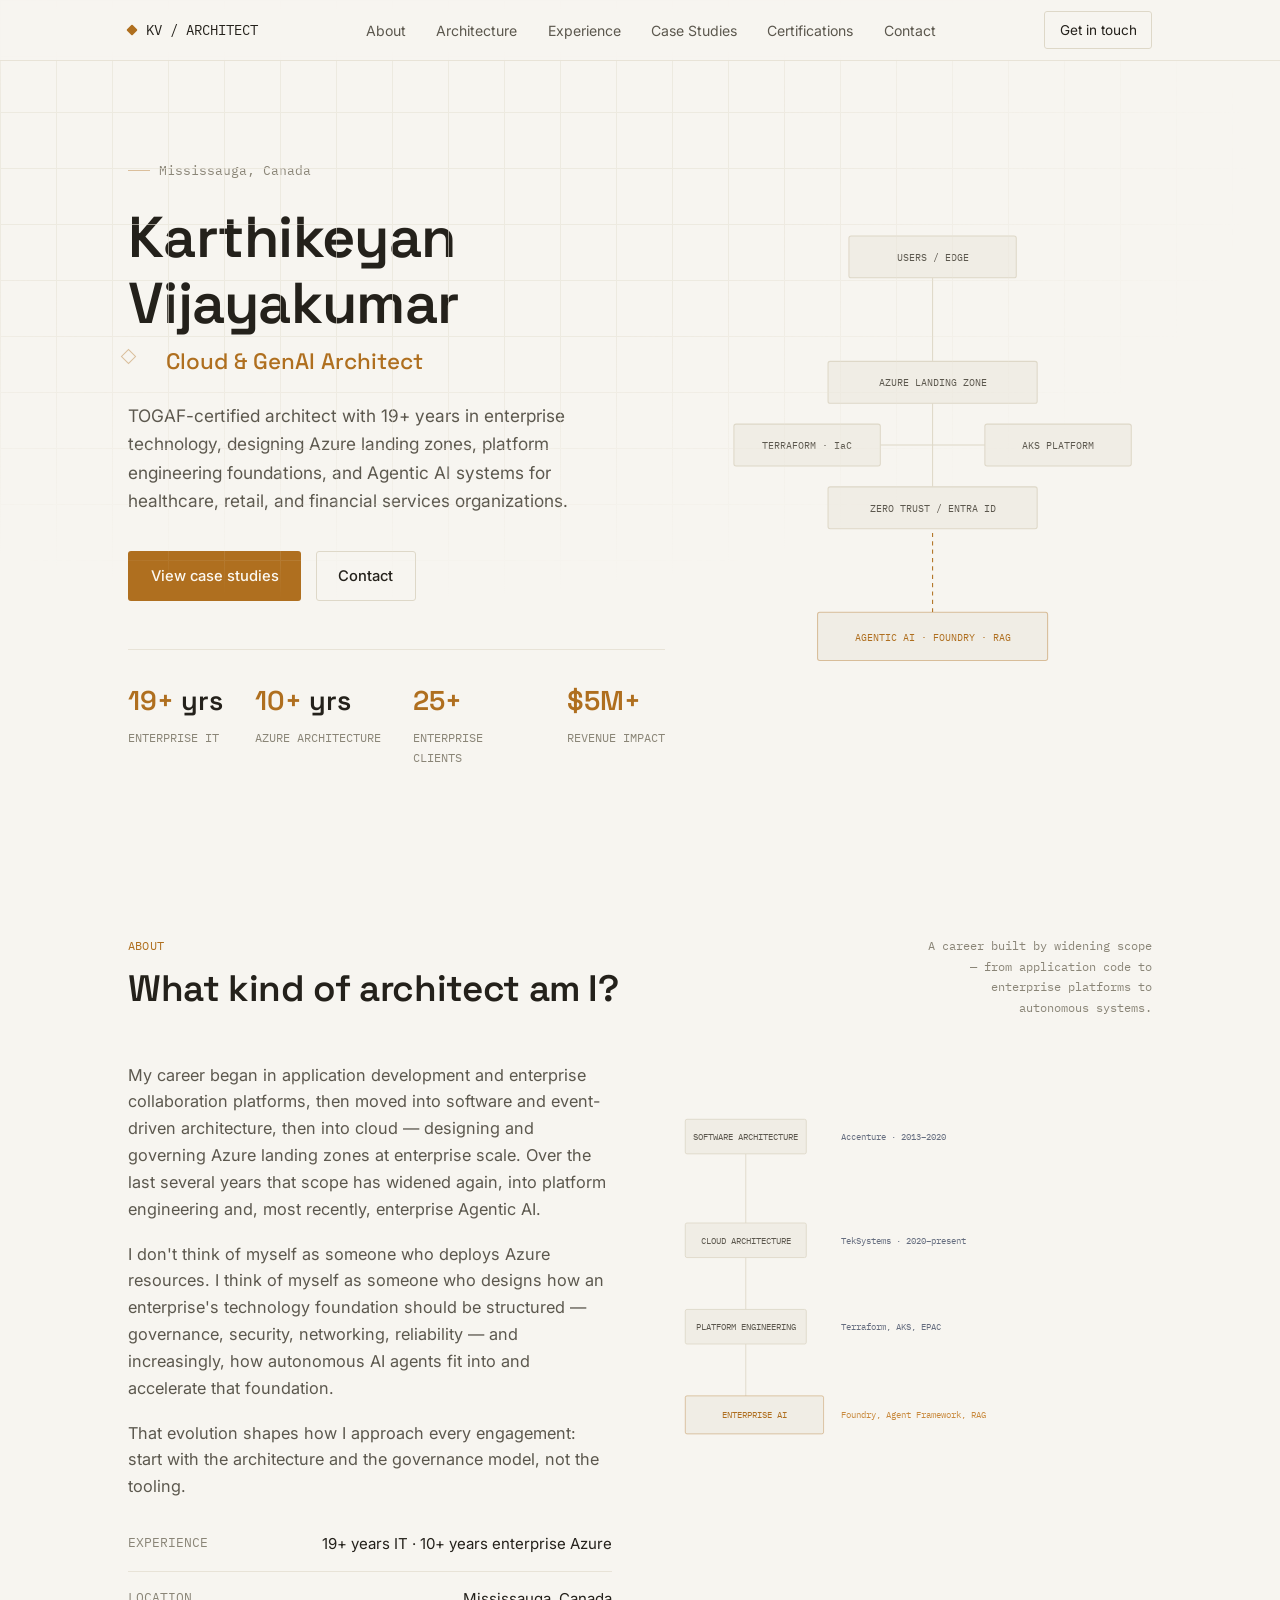
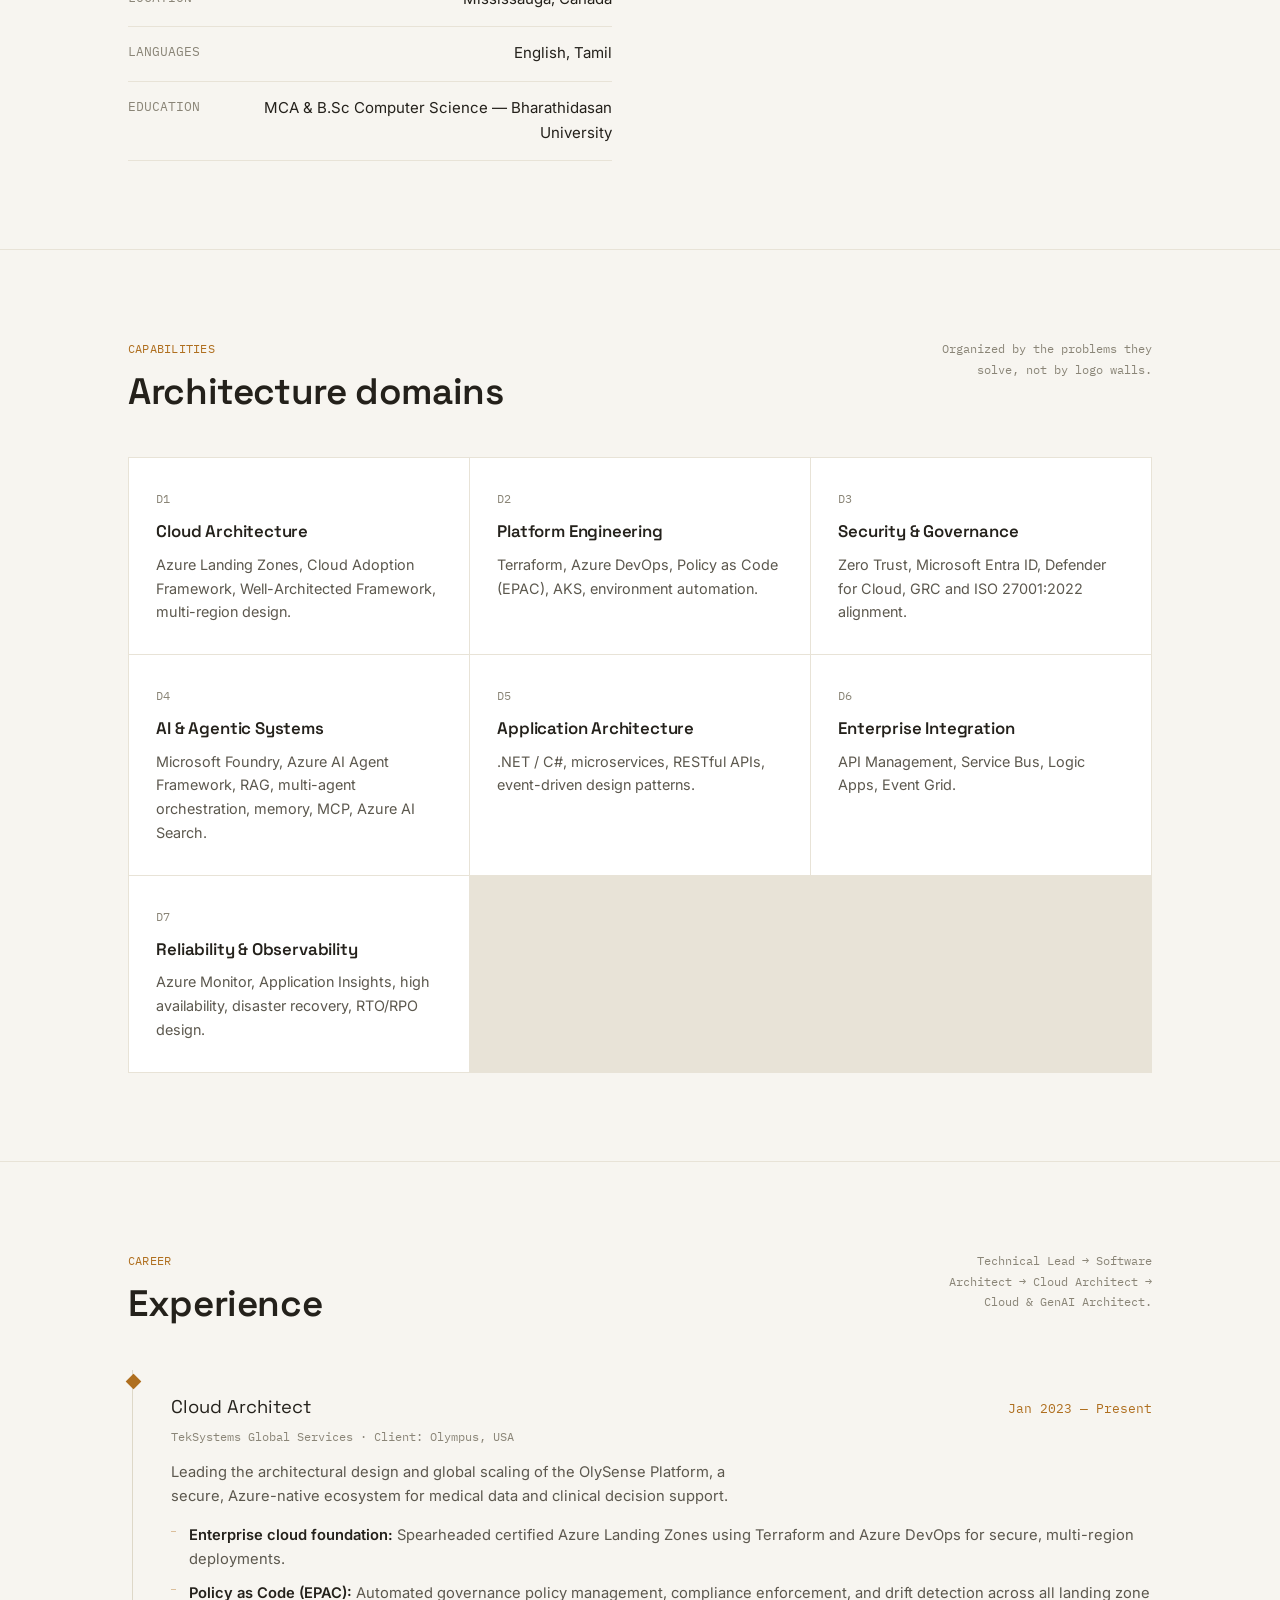
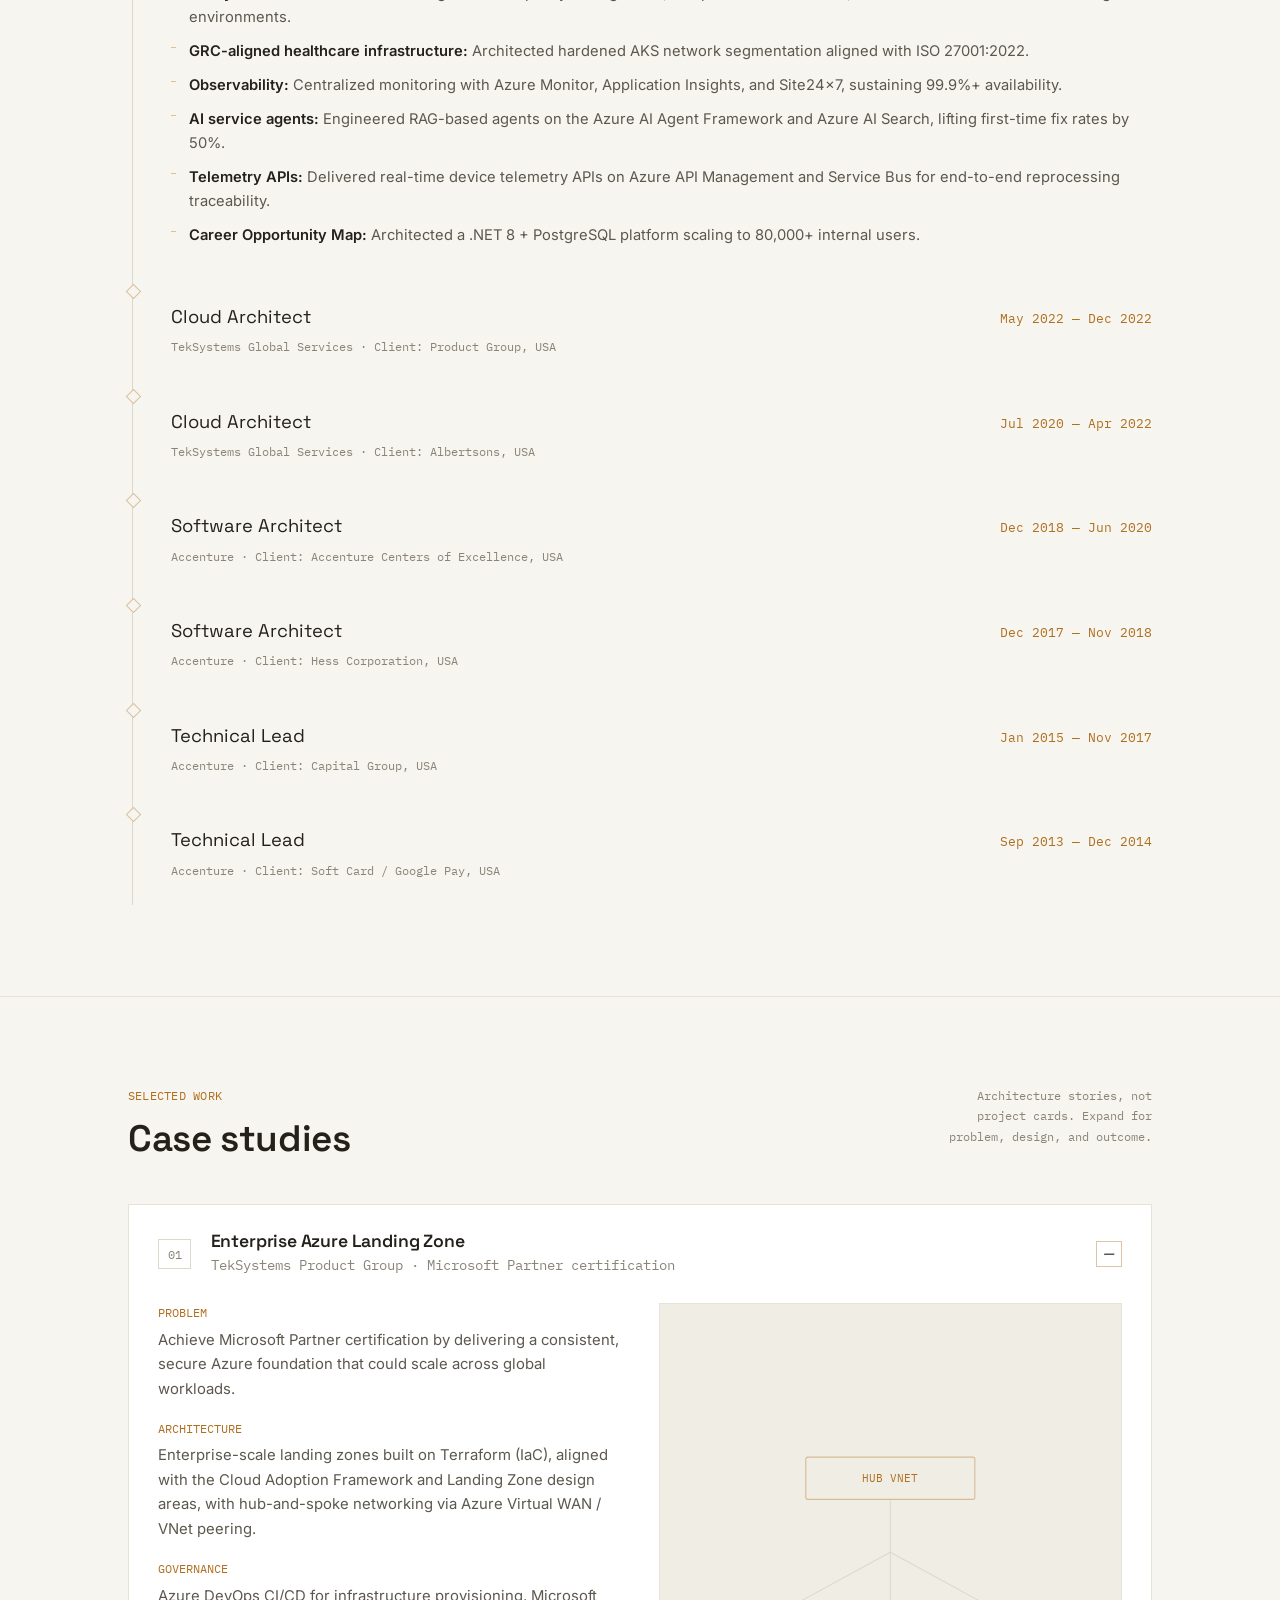
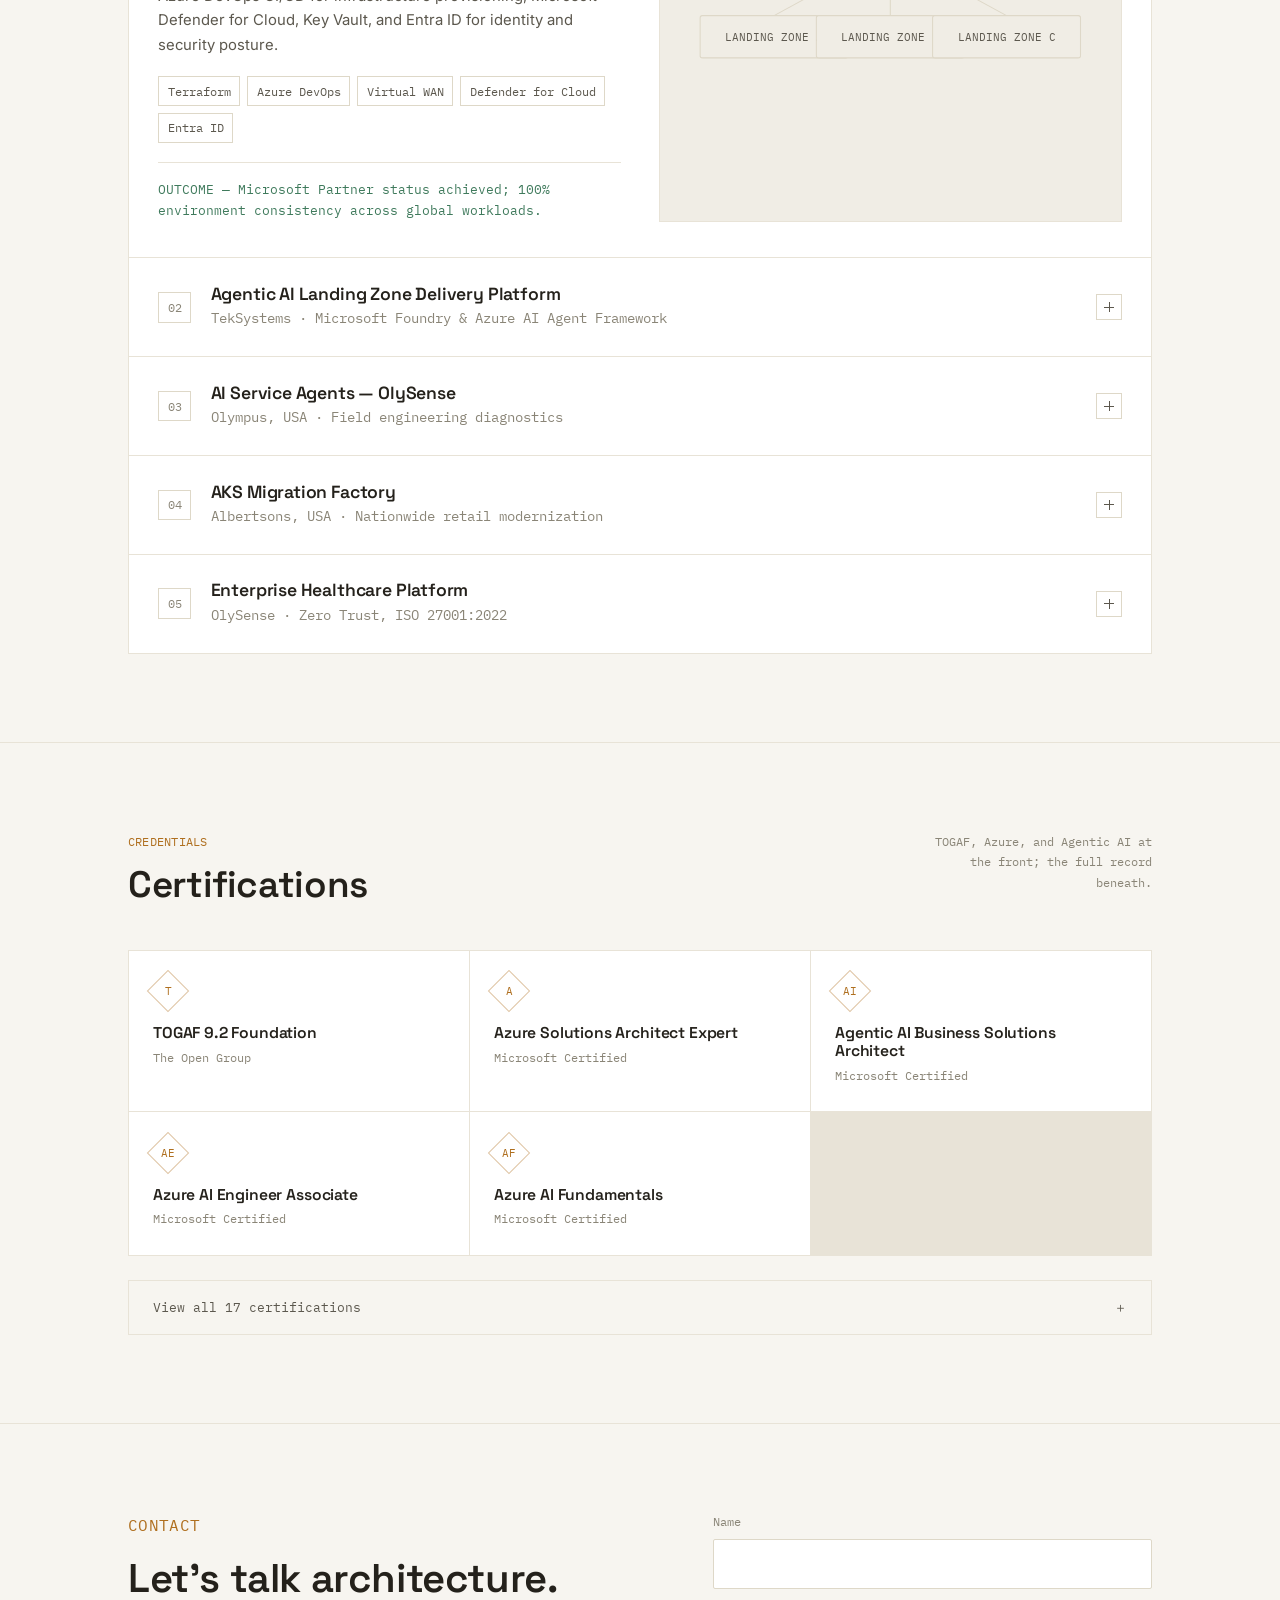
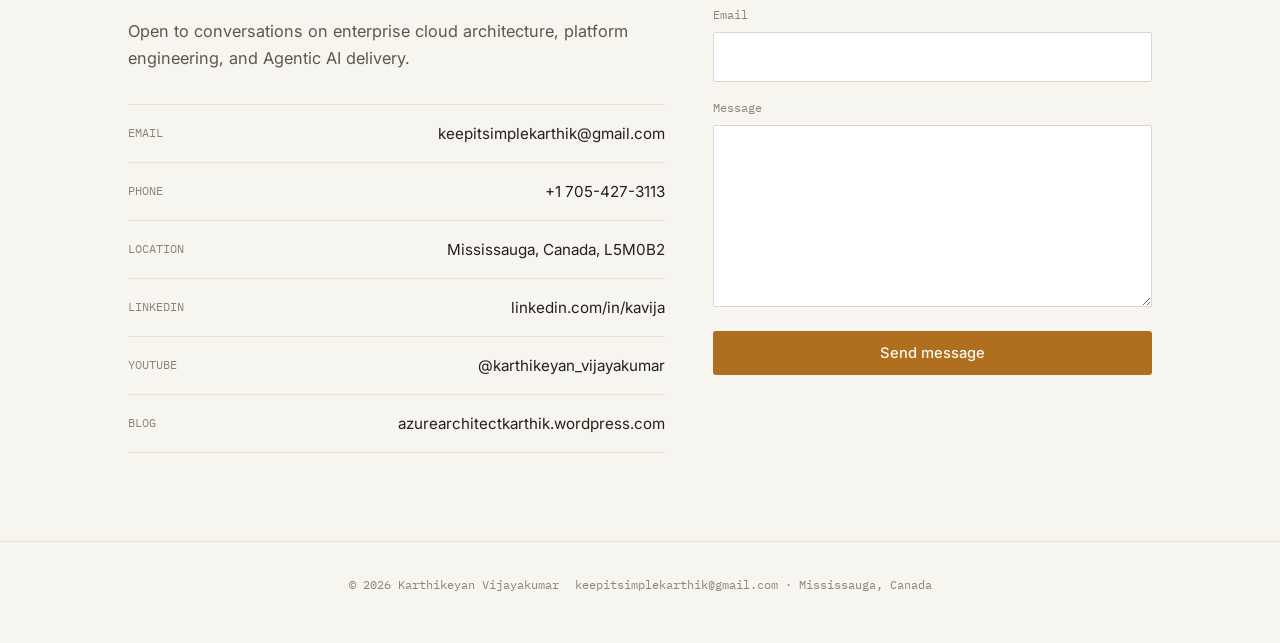
<file: index.html>
<!doctype html>
<html lang="en">
<head>
<meta charset="UTF-8">
<meta name="viewport" content="width=device-width, initial-scale=1.0">
<title>Karthikeyan Vijayakumar — Cloud &amp; GenAI Architect</title>
<meta name="description" content="TOGAF-certified Cloud & GenAI Architect with 19+ years of experience architecting enterprise Azure platforms, Landing Zones, and Agentic AI systems.">
<meta property="og:title" content="Karthikeyan Vijayakumar — Cloud & GenAI Architect">
<meta property="og:description" content="Enterprise Cloud Architecture, Azure Landing Zones, Platform Engineering & Agentic AI.">
<meta property="og:type" content="website">
<meta property="og:url" content="https://karthikeyan-vijayakumar.github.io/">
<meta property="og:image" content="assets/img/profile.jpg">
<link rel="icon" type="image/svg+xml" href="assets/img/favicon.svg">
<link rel="preconnect" href="https://fonts.googleapis.com">
<link rel="preconnect" href="https://fonts.gstatic.com" crossorigin>
<link href="https://fonts.googleapis.com/css2?family=Space+Grotesk:wght@500;600;700&family=Inter:wght@400;500;600&family=IBM+Plex+Mono:wght@400;500&display=swap" rel="stylesheet">
<link rel="stylesheet" href="assets/css/styles.css">
</head>
<body>
<a class="skip-link" href="#main">Skip to content</a>

<nav class="site-nav" id="siteNav" aria-label="Primary">
  <div class="container">
    <a class="nav-mark" href="#top"><span class="dot" aria-hidden="true"></span>KV / ARCHITECT</a>
    <ul class="nav-links">
      <li><a href="#about">About</a></li>
      <li><a href="#architecture">Architecture</a></li>
      <li><a href="#experience">Experience</a></li>
      <li><a href="#case-studies">Case Studies</a></li>
      <li><a href="#certifications">Certifications</a></li>
      <li><a href="#contact">Contact</a></li>
    </ul>
    <a class="nav-cta" href="#contact">Get in touch</a>
    <button class="nav-toggle" id="navToggle" aria-label="Toggle navigation" aria-expanded="false">☰</button>
  </div>
</nav>

<main id="main">

  <!-- ============ HERO ============ -->
  <header class="hero" id="top">
    <div class="blueprint-bg" aria-hidden="true"></div>
    <div class="container hero-grid">
      <div>
        <p class="hero-eyebrow"><span class="bar" aria-hidden="true"></span>Mississauga, Canada</p>
        <h1>Karthikeyan Vijayakumar</h1>
        <p class="role">Cloud &amp; GenAI Architect</p>
        <p class="lede">TOGAF-certified architect with 19+ years in enterprise technology, designing Azure landing zones, platform engineering foundations, and Agentic AI systems for healthcare, retail, and financial services organizations.</p>
        <div class="hero-actions">
          <a class="btn btn-primary" href="#case-studies">View case studies</a>
          <a class="btn btn-secondary" href="#contact">Contact</a>
        </div>
        <div class="metric-row">
          <div class="metric"><div class="num"><span>19+</span> yrs</div><div class="label">ENTERPRISE IT</div></div>
          <div class="metric"><div class="num"><span>10+</span> yrs</div><div class="label">AZURE ARCHITECTURE</div></div>
          <div class="metric"><div class="num"><span>25+</span></div><div class="label">ENTERPRISE CLIENTS</div></div>
          <div class="metric"><div class="num"><span>$5M+</span></div><div class="label">REVENUE IMPACT</div></div>
        </div>
      </div>
      <div class="hero-diagram" aria-hidden="true">
        <svg viewBox="0 0 420 460" xmlns="http://www.w3.org/2000/svg">
          <line class="diagram-link diagram-draw" x1="210" y1="60" x2="210" y2="140"/>
          <line class="diagram-link diagram-draw" x1="210" y1="180" x2="210" y2="260"/>
          <line class="diagram-link is-live diagram-draw" x1="210" y1="300" x2="210" y2="380"/>
          <line class="diagram-link diagram-draw" x1="90" y1="220" x2="210" y2="220"/>
          <line class="diagram-link diagram-draw" x1="330" y1="220" x2="210" y2="220"/>

          <g class="diagram-node">
            <rect x="130" y="20" width="160" height="40" rx="2"/>
            <text x="210" y="44" text-anchor="middle">USERS / EDGE</text>
          </g>

          <g class="diagram-node">
            <rect x="110" y="140" width="200" height="40" rx="2"/>
            <text x="210" y="164" text-anchor="middle">AZURE LANDING ZONE</text>
          </g>

          <g class="diagram-node">
            <rect x="20" y="200" width="140" height="40" rx="2"/>
            <text x="90" y="224" text-anchor="middle">TERRAFORM · IaC</text>
          </g>
          <g class="diagram-node">
            <rect x="260" y="200" width="140" height="40" rx="2"/>
            <text x="330" y="224" text-anchor="middle">AKS PLATFORM</text>
          </g>

          <g class="diagram-node">
            <rect x="110" y="260" width="200" height="40" rx="2"/>
            <text x="210" y="284" text-anchor="middle">ZERO TRUST / ENTRA ID</text>
          </g>

          <g class="diagram-node is-accent">
            <rect x="100" y="380" width="220" height="46" rx="2"/>
            <text x="210" y="407" text-anchor="middle">AGENTIC AI · FOUNDRY · RAG</text>
          </g>
        </svg>
      </div>
    </div>
  </header>

  <!-- ============ ABOUT ============ -->
  <section class="sheet" id="about">
    <div class="container">
      <div class="sheet-head">
        <div>
          <p class="sheet-label">ABOUT</p>
          <h2>What kind of architect am I?</h2>
        </div>
        <p class="sheet-kicker">A career built by widening scope — from application code to enterprise platforms to autonomous systems.</p>
      </div>

      <div class="about-grid">
        <div>
          <p>My career began in application development and enterprise collaboration platforms, then moved into software and event-driven architecture, then into cloud — designing and governing Azure landing zones at enterprise scale. Over the last several years that scope has widened again, into platform engineering and, most recently, enterprise Agentic AI.</p>
          <p>I don't think of myself as someone who deploys Azure resources. I think of myself as someone who designs how an enterprise's technology foundation should be structured — governance, security, networking, reliability — and increasingly, how autonomous AI agents fit into and accelerate that foundation.</p>
          <p>That evolution shapes how I approach every engagement: start with the architecture and the governance model, not the tooling.</p>

          <ul class="fact-list">
            <li><span class="k">EXPERIENCE</span><span class="v">19+ years IT · 10+ years enterprise Azure</span></li>
            <li><span class="k">LOCATION</span><span class="v">Mississauga, Canada</span></li>
            <li><span class="k">LANGUAGES</span><span class="v">English, Tamil</span></li>
            <li><span class="k">EDUCATION</span><span class="v">MCA &amp; B.Sc Computer Science — Bharathidasan University</span></li>
          </ul>
        </div>

        <div class="evolution" aria-hidden="true">
          <svg viewBox="0 0 560 420" xmlns="http://www.w3.org/2000/svg">
            <line class="diagram-link diagram-draw" x1="90" y1="60" x2="90" y2="140"/>
            <line class="diagram-link diagram-draw" x1="90" y1="180" x2="90" y2="240"/>
            <line class="diagram-link diagram-draw" x1="90" y1="280" x2="90" y2="340"/>

            <g class="diagram-node">
              <rect x="20" y="20" width="140" height="40" rx="2"/>
              <text x="90" y="44" text-anchor="middle">SOFTWARE ARCHITECTURE</text>
            </g>
            <g class="diagram-node">
              <rect x="20" y="140" width="140" height="40" rx="2"/>
              <text x="90" y="164" text-anchor="middle">CLOUD ARCHITECTURE</text>
            </g>
            <g class="diagram-node">
              <rect x="20" y="240" width="140" height="40" rx="2"/>
              <text x="90" y="264" text-anchor="middle">PLATFORM ENGINEERING</text>
            </g>
            <g class="diagram-node is-accent">
              <rect x="20" y="340" width="160" height="44" rx="2"/>
              <text x="100" y="366" text-anchor="middle">ENTERPRISE AI</text>
            </g>

            <text x="200" y="44" class="mono" fill="#656d7f" font-size="10">Accenture · 2013–2020</text>
            <text x="200" y="164" class="mono" fill="#656d7f" font-size="10">TekSystems · 2020–present</text>
            <text x="200" y="264" class="mono" fill="#656d7f" font-size="10">Terraform, AKS, EPAC</text>
            <text x="200" y="366" class="mono" fill="#c98a3e" font-size="10">Foundry, Agent Framework, RAG</text>
          </svg>
        </div>
      </div>
    </div>
  </section>

  <!-- ============ ARCHITECTURE DOMAINS ============ -->
  <section class="sheet" id="architecture">
    <div class="container">
      <div class="sheet-head">
        <div>
          <p class="sheet-label">CAPABILITIES</p>
          <h2>Architecture domains</h2>
        </div>
        <p class="sheet-kicker">Organized by the problems they solve, not by logo walls.</p>
      </div>

      <div class="domain-grid">
        <div class="domain">
          <span class="idx mono">D1</span>
          <h3>Cloud Architecture</h3>
          <p>Azure Landing Zones, Cloud Adoption Framework, Well-Architected Framework, multi-region design.</p>
        </div>
        <div class="domain">
          <span class="idx mono">D2</span>
          <h3>Platform Engineering</h3>
          <p>Terraform, Azure DevOps, Policy as Code (EPAC), AKS, environment automation.</p>
        </div>
        <div class="domain">
          <span class="idx mono">D3</span>
          <h3>Security &amp; Governance</h3>
          <p>Zero Trust, Microsoft Entra ID, Defender for Cloud, GRC and ISO 27001:2022 alignment.</p>
        </div>
        <div class="domain">
          <span class="idx mono">D4</span>
          <h3>AI &amp; Agentic Systems</h3>
          <p>Microsoft Foundry, Azure AI Agent Framework, RAG, multi-agent orchestration, memory, MCP, Azure AI Search.</p>
        </div>
        <div class="domain">
          <span class="idx mono">D5</span>
          <h3>Application Architecture</h3>
          <p>.NET / C#, microservices, RESTful APIs, event-driven design patterns.</p>
        </div>
        <div class="domain">
          <span class="idx mono">D6</span>
          <h3>Enterprise Integration</h3>
          <p>API Management, Service Bus, Logic Apps, Event Grid.</p>
        </div>
        <div class="domain">
          <span class="idx mono">D7</span>
          <h3>Reliability &amp; Observability</h3>
          <p>Azure Monitor, Application Insights, high availability, disaster recovery, RTO/RPO design.</p>
        </div>
      </div>
    </div>
  </section>

  <!-- ============ EXPERIENCE ============ -->
  <section class="sheet" id="experience">
    <div class="container">
      <div class="sheet-head">
        <div>
          <p class="sheet-label">CAREER</p>
          <h2>Experience</h2>
        </div>
        <p class="sheet-kicker">Technical Lead → Software Architect → Cloud Architect → Cloud &amp; GenAI Architect.</p>
      </div>

      <div class="timeline">

        <details class="role is-current" open>
          <summary class="role-summary">
            <span>
              <span class="role-title">Cloud Architect</span><br>
              <span class="role-meta">TekSystems Global Services · Client: Olympus, USA</span>
            </span>
            <span class="role-period">Jan 2023 — Present</span>
          </summary>
          <div class="role-body">
            <p>Leading the architectural design and global scaling of the OlySense Platform, a secure, Azure-native ecosystem for medical data and clinical decision support.</p>
            <ul>
              <li><strong>Enterprise cloud foundation:</strong> Spearheaded certified Azure Landing Zones using Terraform and Azure DevOps for secure, multi-region deployments.</li>
              <li><strong>Policy as Code (EPAC):</strong> Automated governance policy management, compliance enforcement, and drift detection across all landing zone environments.</li>
              <li><strong>GRC-aligned healthcare infrastructure:</strong> Architected hardened AKS network segmentation aligned with ISO 27001:2022.</li>
              <li><strong>Observability:</strong> Centralized monitoring with Azure Monitor, Application Insights, and Site24x7, sustaining 99.9%+ availability.</li>
              <li><strong>AI service agents:</strong> Engineered RAG-based agents on the Azure AI Agent Framework and Azure AI Search, lifting first-time fix rates by 50%.</li>
              <li><strong>Telemetry APIs:</strong> Delivered real-time device telemetry APIs on Azure API Management and Service Bus for end-to-end reprocessing traceability.</li>
              <li><strong>Career Opportunity Map:</strong> Architected a .NET 8 + PostgreSQL platform scaling to 80,000+ internal users.</li>
            </ul>
          </div>
        </details>

        <details class="role">
          <summary class="role-summary">
            <span>
              <span class="role-title">Cloud Architect</span><br>
              <span class="role-meta">TekSystems Global Services · Client: Product Group, USA</span>
            </span>
            <span class="role-period">May 2022 — Dec 2022</span>
          </summary>
          <div class="role-body">
            <p>Delivered Azure Landing Zone and app modernization work in pursuit of Microsoft Partner certification.</p>
            <ul>
              <li><strong>Azure Landing Zones:</strong> Engineered enterprise-scale, Terraform-based landing zones achieving Microsoft Partner status with 100% environment consistency.</li>
              <li><strong>Network architecture:</strong> Designed hub-and-spoke topology with Azure Virtual WAN / VNet peering for secure, segmented connectivity.</li>
              <li><strong>CI/CD automation:</strong> Established Azure DevOps pipelines for infrastructure and application deployment.</li>
              <li><strong>Cloud security:</strong> Strengthened posture with Microsoft Defender for Cloud, Key Vault, and Entra ID.</li>
              <li><strong>App modernization:</strong> Refactored legacy applications onto AKS, App Services, and Azure Functions.</li>
              <li><strong>Cost optimization:</strong> Implemented tagging, budgeting, and rightsizing for measurable efficiency gains.</li>
            </ul>
          </div>
        </details>

        <details class="role">
          <summary class="role-summary">
            <span>
              <span class="role-title">Cloud Architect</span><br>
              <span class="role-meta">TekSystems Global Services · Client: Albertsons, USA</span>
            </span>
            <span class="role-period">Jul 2020 — Apr 2022</span>
          </summary>
          <div class="role-body">
            <p>Modernized and migrated enterprise retail workloads to Azure to support nationwide eCommerce operations.</p>
            <ul>
              <li><strong>AKS Migration Factory:</strong> Built an automated containerization pipeline migrating 500+ legacy on-premises workloads to AKS.</li>
              <li><strong>Disaster recovery:</strong> Architected RTO/RPO-driven DR strategy with automated multi-region failover.</li>
              <li><strong>Platform engineering:</strong> Provisioned AKS, CI/CD, networking, storage, and full-stack monitoring for high-availability retail operations.</li>
              <li><strong>Cloud governance:</strong> Defined governance models and delivery standards adopted across engineering teams.</li>
              <li><strong>Operational excellence:</strong> Drove SLA/KPI/KRA definition, RCA/CAPA process, and operational runbooks.</li>
            </ul>
          </div>
        </details>

        <details class="role">
          <summary class="role-summary">
            <span>
              <span class="role-title">Software Architect</span><br>
              <span class="role-meta">Accenture · Client: Accenture Centers of Excellence, USA</span>
            </span>
            <span class="role-period">Dec 2018 — Jun 2020</span>
          </summary>
          <div class="role-body">
            <p>Designed intelligent automation and AI-driven solutions for IT service operations and legal contract lifecycle management.</p>
            <ul>
              <li><strong>AI-powered service desk:</strong> Integrated Azure ML, Azure Cognitive Services, and event-driven microservices for intelligent ticket classification and routing.</li>
              <li><strong>Event-driven architecture:</strong> Modernized legacy IT workflows using API Management, Azure Functions, and Logic Apps.</li>
              <li><strong>Cloud-native modernization:</strong> Rearchitected internal enterprise applications onto AKS using Circuit Breaker and Queue-Based Load Leveling patterns.</li>
              <li><strong>CI/CD enablement:</strong> Established full Azure DevOps pipelines for web applications and APIs.</li>
              <li><strong>Solution architecture:</strong> Authored Solution Architecture Documents, requirement mappings, and delivery roadmaps.</li>
            </ul>
          </div>
        </details>

        <details class="role">
          <summary class="role-summary">
            <span>
              <span class="role-title">Software Architect</span><br>
              <span class="role-meta">Accenture · Client: Hess Corporation, USA</span>
            </span>
            <span class="role-period">Dec 2017 — Nov 2018</span>
          </summary>
          <div class="role-body">
            <p>Developed collaborative enterprise platforms and modern intranet solutions.</p>
            <ul>
              <li><strong>Collaboration platforms:</strong> Architected enterprise collaboration solutions using SharePoint and ReactJS.</li>
              <li><strong>Full-stack delivery:</strong> Oversaw development, testing, deployment, and release governance.</li>
            </ul>
          </div>
        </details>

        <details class="role">
          <summary class="role-summary">
            <span>
              <span class="role-title">Technical Lead</span><br>
              <span class="role-meta">Accenture · Client: Capital Group, USA</span>
            </span>
            <span class="role-period">Jan 2015 — Nov 2017</span>
          </summary>
          <div class="role-body">
            <p>Created a unified platform for Capital Market analysts to collaborate across global teams.</p>
            <ul>
              <li><strong>Collaboration platform:</strong> Designed and deployed a research collaboration platform using SharePoint and AngularJS.</li>
              <li><strong>Delivery management:</strong> Coordinated sprint planning, issue resolution, and change control.</li>
              <li><strong>Messaging integration:</strong> Used Azure Service Bus for reliable asynchronous workflow automation.</li>
            </ul>
          </div>
        </details>

        <details class="role">
          <summary class="role-summary">
            <span>
              <span class="role-title">Technical Lead</span><br>
              <span class="role-meta">Accenture · Client: Soft Card / Google Pay, USA</span>
            </span>
            <span class="role-period">Sep 2013 — Dec 2014</span>
          </summary>
          <div class="role-body">
            <p>Digitally transformed internal communications and social collaboration.</p>
            <ul>
              <li><strong>Intranet platform:</strong> Led development of a feature-rich organizational intranet for news, engagement, and communication.</li>
              <li><strong>Enterprise social:</strong> Directed the global launch of SharePoint MySite for 95,000+ users.</li>
              <li><strong>Platform migration:</strong> Delivered a Lotus Notes to SharePoint migration.</li>
              <li><strong>BI-enabled portal:</strong> Built a multilingual, globally time-zone-aware SharePoint portal.</li>
            </ul>
          </div>
        </details>

      </div>
    </div>
  </section>

  <!-- ============ CASE STUDIES ============ -->
  <section class="sheet" id="case-studies">
    <div class="container">
      <div class="sheet-head">
        <div>
          <p class="sheet-label">SELECTED WORK</p>
          <h2>Case studies</h2>
        </div>
        <p class="sheet-kicker">Architecture stories, not project cards. Expand for problem, design, and outcome.</p>
      </div>

      <div class="case-list">

        <!-- Case 1: Landing Zone -->
        <details class="case" open>
          <summary class="case-summary">
            <span class="case-tag">01</span>
            <span>
              <h3>Enterprise Azure Landing Zone</h3>
              <span class="sub">TekSystems Product Group · Microsoft Partner certification</span>
            </span>
            <span class="case-toggle" aria-hidden="true"></span>
          </summary>
          <div class="case-body">
            <div class="case-copy">
              <div class="field"><span class="field-label">PROBLEM</span><p>Achieve Microsoft Partner certification by delivering a consistent, secure Azure foundation that could scale across global workloads.</p></div>
              <div class="field"><span class="field-label">ARCHITECTURE</span><p>Enterprise-scale landing zones built on Terraform (IaC), aligned with the Cloud Adoption Framework and Landing Zone design areas, with hub-and-spoke networking via Azure Virtual WAN / VNet peering.</p></div>
              <div class="field"><span class="field-label">GOVERNANCE</span><p>Azure DevOps CI/CD for infrastructure provisioning, Microsoft Defender for Cloud, Key Vault, and Entra ID for identity and security posture.</p></div>
              <div class="case-stack">
                <span>Terraform</span><span>Azure DevOps</span><span>Virtual WAN</span><span>Defender for Cloud</span><span>Entra ID</span>
              </div>
              <div class="case-outcome">OUTCOME — Microsoft Partner status achieved; 100% environment consistency across global workloads.</div>
            </div>
            <div class="case-diagram">
              <svg viewBox="0 0 400 240" xmlns="http://www.w3.org/2000/svg">
                <line class="diagram-link" x1="200" y1="60" x2="200" y2="110"/>
                <line class="diagram-link" x1="200" y1="110" x2="90" y2="170"/>
                <line class="diagram-link" x1="200" y1="110" x2="200" y2="170"/>
                <line class="diagram-link" x1="200" y1="110" x2="310" y2="170"/>
                <g class="diagram-node is-accent"><rect x="120" y="20" width="160" height="40" rx="2"/><text x="200" y="44" text-anchor="middle">HUB VNET</text></g>
                <g class="diagram-node"><rect x="20" y="170" width="140" height="40" rx="2"/><text x="90" y="194" text-anchor="middle">LANDING ZONE A</text></g>
                <g class="diagram-node"><rect x="130" y="170" width="140" height="40" rx="2"/><text x="200" y="194" text-anchor="middle">LANDING ZONE B</text></g>
                <g class="diagram-node"><rect x="240" y="170" width="140" height="40" rx="2"/><text x="310" y="194" text-anchor="middle">LANDING ZONE C</text></g>
              </svg>
            </div>
          </div>
        </details>

        <!-- Case 2: Agentic AI Landing Zone Delivery -->
        <details class="case">
          <summary class="case-summary">
            <span class="case-tag">02</span>
            <span>
              <h3>Agentic AI Landing Zone Delivery Platform</h3>
              <span class="sub">TekSystems · Microsoft Foundry &amp; Azure AI Agent Framework</span>
            </span>
            <span class="case-toggle" aria-hidden="true"></span>
          </summary>
          <div class="case-body">
            <div class="case-copy">
              <div class="field"><span class="field-label">PROBLEM</span><p>Landing zone delivery — client onboarding, environment analysis, documentation, and Terraform generation — was manual and repetitive across engagements.</p></div>
              <div class="field"><span class="field-label">ARCHITECTURE</span><p>An integrated Agentic AI solution built on Microsoft Foundry and the Azure AI Agent Framework, using RAG, multi-agent orchestration, memory, and MCP to automate the delivery lifecycle end-to-end, including customized Terraform generation.</p></div>
              <div class="field"><span class="field-label">SCOPE</span><p>Covers client onboarding, project tracking, document generation, environment analysis, and configuration updates.</p></div>
              <div class="case-stack">
                <span>Microsoft Foundry</span><span>Azure AI Agent Framework</span><span>RAG</span><span>Multi-agent orchestration</span><span>MCP</span>
              </div>
              <div class="case-outcome">OUTCOME — Streamlined cloud adoption workflow and reduced manual delivery effort.</div>
            </div>
            <div class="case-diagram">
              <svg viewBox="0 0 400 240" xmlns="http://www.w3.org/2000/svg">
                <line class="diagram-link is-live" x1="80" y1="60" x2="200" y2="60"/>
                <line class="diagram-link" x1="200" y1="60" x2="80" y2="150"/>
                <line class="diagram-link" x1="200" y1="60" x2="200" y2="150"/>
                <line class="diagram-link" x1="200" y1="60" x2="320" y2="150"/>
                <line class="diagram-link" x1="200" y1="60" x2="200" y2="20"/>
                <g class="diagram-node"><rect x="10" y="40" width="140" height="40" rx="2"/><text x="80" y="64" text-anchor="middle">CLIENT INTAKE</text></g>
                <g class="diagram-node is-accent"><rect x="130" y="40" width="140" height="40" rx="2"/><text x="200" y="64" text-anchor="middle">ORCHESTRATOR</text></g>
                <g class="diagram-node"><rect x="10" y="150" width="140" height="40" rx="2"/><text x="80" y="174" text-anchor="middle">DOC GENERATION</text></g>
                <g class="diagram-node"><rect x="130" y="150" width="140" height="40" rx="2"/><text x="200" y="174" text-anchor="middle">TERRAFORM GEN</text></g>
                <g class="diagram-node"><rect x="250" y="150" width="140" height="40" rx="2"/><text x="320" y="174" text-anchor="middle">ENV ANALYSIS</text></g>
                <g class="diagram-node"><rect x="150" y="0" width="100" height="30" rx="2"/><text x="200" y="19" text-anchor="middle">MEMORY / MCP</text></g>
              </svg>
            </div>
          </div>
        </details>

        <!-- Case 3: AI Service Agents -->
        <details class="case">
          <summary class="case-summary">
            <span class="case-tag">03</span>
            <span>
              <h3>AI Service Agents — OlySense</h3>
              <span class="sub">Olympus, USA · Field engineering diagnostics</span>
            </span>
            <span class="case-toggle" aria-hidden="true"></span>
          </summary>
          <div class="case-body">
            <div class="case-copy">
              <div class="field"><span class="field-label">PROBLEM</span><p>Field engineers needed a faster way to troubleshoot complex optical and electronic device failures without paging deep specialists every time.</p></div>
              <div class="field"><span class="field-label">ARCHITECTURE</span><p>Custom AI agents built on the Azure AI Agent Framework, retrieving grounded answers via Azure AI Search (RAG), enabling natural-language troubleshooting from the field.</p></div>
              <div class="field"><span class="field-label">RESULT</span><p>Natural-language query resolution against a governed knowledge base, reducing diagnostic latency.</p></div>
              <div class="case-stack">
                <span>Azure AI Agent Framework</span><span>Azure AI Search</span><span>RAG</span>
              </div>
              <div class="case-outcome">OUTCOME — 50% increase in first-time fix rates.</div>
            </div>
            <div class="case-diagram">
              <svg viewBox="0 0 400 240" xmlns="http://www.w3.org/2000/svg">
                <line class="diagram-link is-live" x1="60" y1="120" x2="160" y2="120"/>
                <line class="diagram-link" x1="240" y1="120" x2="340" y2="120"/>
                <line class="diagram-link" x1="200" y1="140" x2="200" y2="190"/>
                <g class="diagram-node"><rect x="10" y="100" width="110" height="40" rx="2"/><text x="65" y="124" text-anchor="middle">FIELD QUERY</text></g>
                <g class="diagram-node is-accent"><rect x="140" y="100" width="120" height="40" rx="2"/><text x="200" y="124" text-anchor="middle">AGENT + RAG</text></g>
                <g class="diagram-node"><rect x="270" y="100" width="120" height="40" rx="2"/><text x="330" y="124" text-anchor="middle">AI SEARCH</text></g>
                <g class="diagram-node"><rect x="130" y="190" width="140" height="40" rx="2"/><text x="200" y="214" text-anchor="middle">KNOWLEDGE BASE</text></g>
              </svg>
            </div>
          </div>
        </details>

        <!-- Case 4: AKS Migration Factory -->
        <details class="case">
          <summary class="case-summary">
            <span class="case-tag">04</span>
            <span>
              <h3>AKS Migration Factory</h3>
              <span class="sub">Albertsons, USA · Nationwide retail modernization</span>
            </span>
            <span class="case-toggle" aria-hidden="true"></span>
          </summary>
          <div class="case-body">
            <div class="case-copy">
              <div class="field"><span class="field-label">PROBLEM</span><p>500+ legacy on-premises workloads carried significant technical debt across a retail network serving millions of customers daily.</p></div>
              <div class="field"><span class="field-label">ARCHITECTURE</span><p>An automated "AKS Migration Factory" to containerize and transition workloads at scale, paired with a disaster recovery strategy defining RTO/RPO targets and automated multi-region failover.</p></div>
              <div class="field"><span class="field-label">GOVERNANCE</span><p>Enterprise-scale AKS, CI/CD, networking, storage, and full-stack monitoring, with governance models adopted across engineering teams.</p></div>
              <div class="case-stack">
                <span>AKS</span><span>Containerization</span><span>Multi-region DR</span><span>CI/CD</span>
              </div>
              <div class="case-outcome">OUTCOME — 500+ workloads migrated; business continuity maintained during peak retail traffic.</div>
            </div>
            <div class="case-diagram">
              <svg viewBox="0 0 400 240" xmlns="http://www.w3.org/2000/svg">
                <line class="diagram-link" x1="120" y1="120" x2="180" y2="120"/>
                <line class="diagram-link is-live" x1="260" y1="120" x2="320" y2="120"/>
                <g class="diagram-node"><rect x="10" y="100" width="110" height="40" rx="2"/><text x="65" y="124" text-anchor="middle">LEGACY VMs</text></g>
                <g class="diagram-node"><rect x="180" y="100" width="80" height="40" rx="2"/><text x="220" y="124" text-anchor="middle">CONTAINERIZE</text></g>
                <g class="diagram-node is-accent"><rect x="320" y="80" width="70" height="80" rx="2"/><text x="355" y="124" text-anchor="middle">AKS</text></g>
                <text x="200" y="200" text-anchor="middle" class="mono" fill="#656d7f" font-size="11">500+ workloads migrated</text>
              </svg>
            </div>
          </div>
        </details>

        <!-- Case 5: Healthcare Platform -->
        <details class="case">
          <summary class="case-summary">
            <span class="case-tag">05</span>
            <span>
              <h3>Enterprise Healthcare Platform</h3>
              <span class="sub">OlySense · Zero Trust, ISO 27001:2022</span>
            </span>
            <span class="case-toggle" aria-hidden="true"></span>
          </summary>
          <div class="case-body">
            <div class="case-copy">
              <div class="field"><span class="field-label">PROBLEM</span><p>Medical data and clinical decision-support workloads required strict alignment with GRC requirements and regulated healthcare compliance.</p></div>
              <div class="field"><span class="field-label">ARCHITECTURE</span><p>Hardened AKS network segmentation with Zero Trust principles, ISO 27001:2022 alignment, and a centralized observability framework using Azure Monitor and Application Insights.</p></div>
              <div class="field"><span class="field-label">GOVERNANCE</span><p>Cloud governance models and service standards defined for 24/7 operational excellence.</p></div>
              <div class="case-stack">
                <span>Zero Trust</span><span>AKS segmentation</span><span>ISO 27001:2022</span><span>Azure Monitor</span>
              </div>
              <div class="case-outcome">OUTCOME — 99.9%+ availability with regulated, segmented infrastructure.</div>
            </div>
            <div class="case-diagram">
              <svg viewBox="0 0 400 240" xmlns="http://www.w3.org/2000/svg">
                <line class="diagram-link" x1="200" y1="50" x2="200" y2="90"/>
                <line class="diagram-link" x1="200" y1="90" x2="90" y2="150"/>
                <line class="diagram-link" x1="200" y1="90" x2="200" y2="150"/>
                <line class="diagram-link" x1="200" y1="90" x2="310" y2="150"/>
                <g class="diagram-node is-accent"><rect x="130" y="10" width="140" height="40" rx="2"/><text x="200" y="34" text-anchor="middle">ZERO TRUST GATEWAY</text></g>
                <g class="diagram-node"><rect x="20" y="150" width="140" height="40" rx="2"/><text x="90" y="174" text-anchor="middle">CLINICAL NS</text></g>
                <g class="diagram-node"><rect x="130" y="150" width="140" height="40" rx="2"/><text x="200" y="174" text-anchor="middle">DATA NS</text></g>
                <g class="diagram-node"><rect x="240" y="150" width="140" height="40" rx="2"/><text x="310" y="174" text-anchor="middle">ADMIN NS</text></g>
              </svg>
            </div>
          </div>
        </details>

      </div>
    </div>
  </section>

  <!-- ============ CERTIFICATIONS ============ -->
  <section class="sheet" id="certifications">
    <div class="container">
      <div class="sheet-head">
        <div>
          <p class="sheet-label">CREDENTIALS</p>
          <h2>Certifications</h2>
        </div>
        <p class="sheet-kicker">TOGAF, Azure, and Agentic AI at the front; the full record beneath.</p>
      </div>

      <div class="cert-featured">
        <div class="cert-card"><div class="mark"><span>T</span></div><h4>TOGAF 9.2 Foundation</h4><p class="issuer">The Open Group</p></div>
        <div class="cert-card"><div class="mark"><span>A</span></div><h4>Azure Solutions Architect Expert</h4><p class="issuer">Microsoft Certified</p></div>
        <div class="cert-card"><div class="mark"><span>AI</span></div><h4>Agentic AI Business Solutions Architect</h4><p class="issuer">Microsoft Certified</p></div>
        <div class="cert-card"><div class="mark"><span>AE</span></div><h4>Azure AI Engineer Associate</h4><p class="issuer">Microsoft Certified</p></div>
        <div class="cert-card"><div class="mark"><span>AF</span></div><h4>Azure AI Fundamentals</h4><p class="issuer">Microsoft Certified</p></div>
      </div>

      <details class="cert-more">
        <summary>View all 17 certifications <span aria-hidden="true">＋</span></summary>
        <div class="cert-more-grid">
          <div>Designing and Implementing an Azure AI Solution</div>
          <div>Developing Solutions for Microsoft Azure</div>
          <div>Microsoft Azure Developer Core Solutions</div>
          <div>Developing Microsoft Azure and Web Services</div>
          <div>Azure Fundamentals</div>
          <div>Managing Microsoft SharePoint Server 2016</div>
          <div>.NET 4, Windows Applications</div>
          <div>.NET 4, Service Communication Applications</div>
          <div>SharePoint Developer 2010</div>
          <div>SharePoint 2010, App Development</div>
          <div>Programming in HTML, JavaScript &amp; CSS</div>
          <div>Automation Anywhere Certified Advanced</div>
          <div>ITIL V3 Foundation</div>
        </div>
      </details>
    </div>
  </section>

  <!-- ============ CONTACT ============ -->
  <section class="sheet" id="contact">
    <div class="container contact-grid">
      <div>
        <p class="sheet-label">CONTACT</p>
        <h2>Let's talk architecture.</h2>
        <p>Open to conversations on enterprise cloud architecture, platform engineering, and Agentic AI delivery.</p>

        <ul class="contact-list">
          <li><span class="k">EMAIL</span><a href="mailto:keepitsimplekarthik@gmail.com">keepitsimplekarthik@gmail.com</a></li>
          <li><span class="k">PHONE</span><a href="tel:+17054273113">+1 705-427-3113</a></li>
          <li><span class="k">LOCATION</span><span>Mississauga, Canada, L5M0B2</span></li>
          <li><span class="k">LINKEDIN</span><a href="https://www.linkedin.com/in/kavija" target="_blank" rel="noopener noreferrer">linkedin.com/in/kavija</a></li>
          <li><span class="k">YOUTUBE</span><a href="https://www.youtube.com/@karthikeyan_vijayakumar" target="_blank" rel="noopener noreferrer">@karthikeyan_vijayakumar</a></li>
          <li><span class="k">BLOG</span><a href="https://azurearchitectkarthik.wordpress.com/" target="_blank" rel="noopener noreferrer">azurearchitectkarthik.wordpress.com</a></li>
        </ul>
      </div>

      <form class="contact-form" action="mailto:keepitsimplekarthik@gmail.com" method="post" enctype="text/plain">
        <div>
          <label for="name">Name</label>
          <input id="name" name="name" type="text" required>
        </div>
        <div>
          <label for="email">Email</label>
          <input id="email" name="email" type="email" required>
        </div>
        <div>
          <label for="message">Message</label>
          <textarea id="message" name="message" rows="6" required></textarea>
        </div>
        <button class="btn btn-primary" type="submit">Send message</button>
      </form>
    </div>
  </section>

</main>

<footer class="site-footer">
  <div class="container" style="display:flex; justify-content:space-between; align-items:center; flex-wrap:wrap; gap:1rem;">
    <span>© <span id="year"></span> Karthikeyan Vijayakumar</span>
    <span><a href="mailto:keepitsimplekarthik@gmail.com">keepitsimplekarthik@gmail.com</a> · Mississauga, Canada</span>
  </div>
</footer>

<script src="assets/js/main.js"></script>
</body>
</html>
</file>
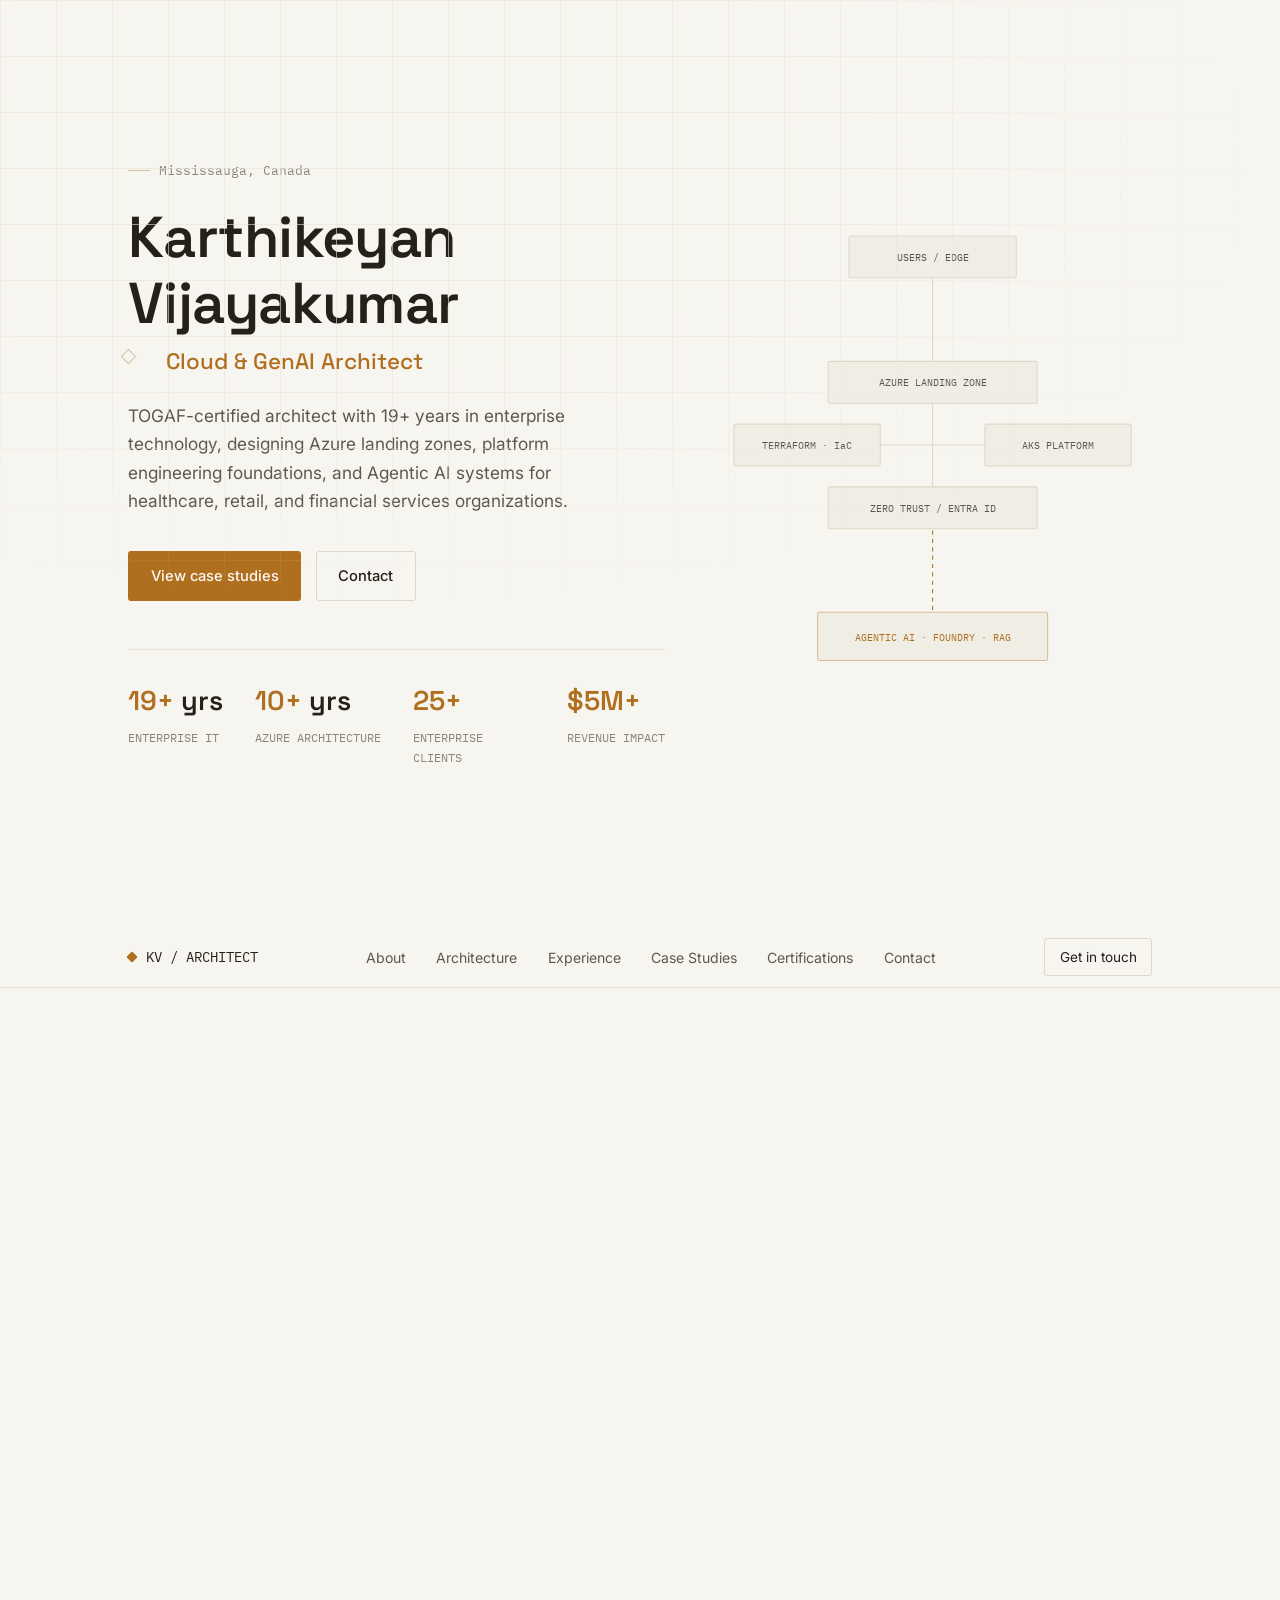
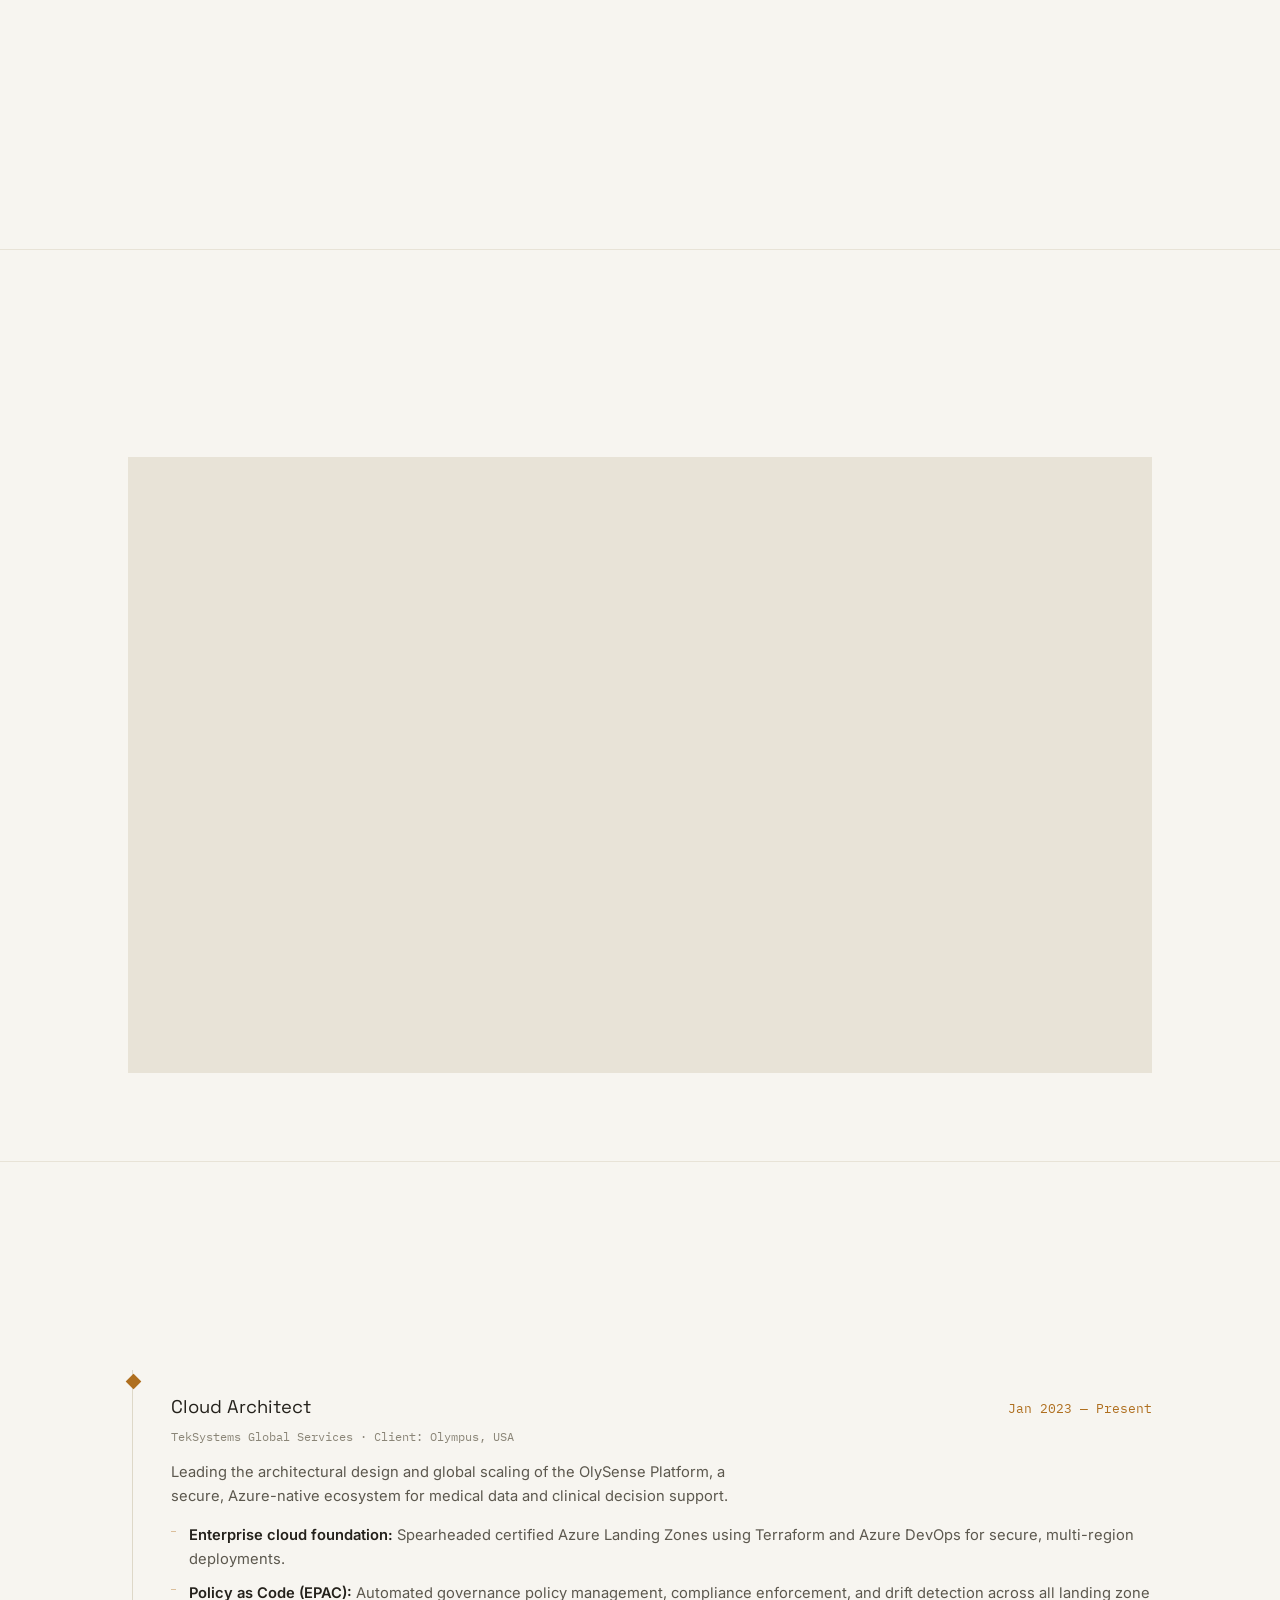
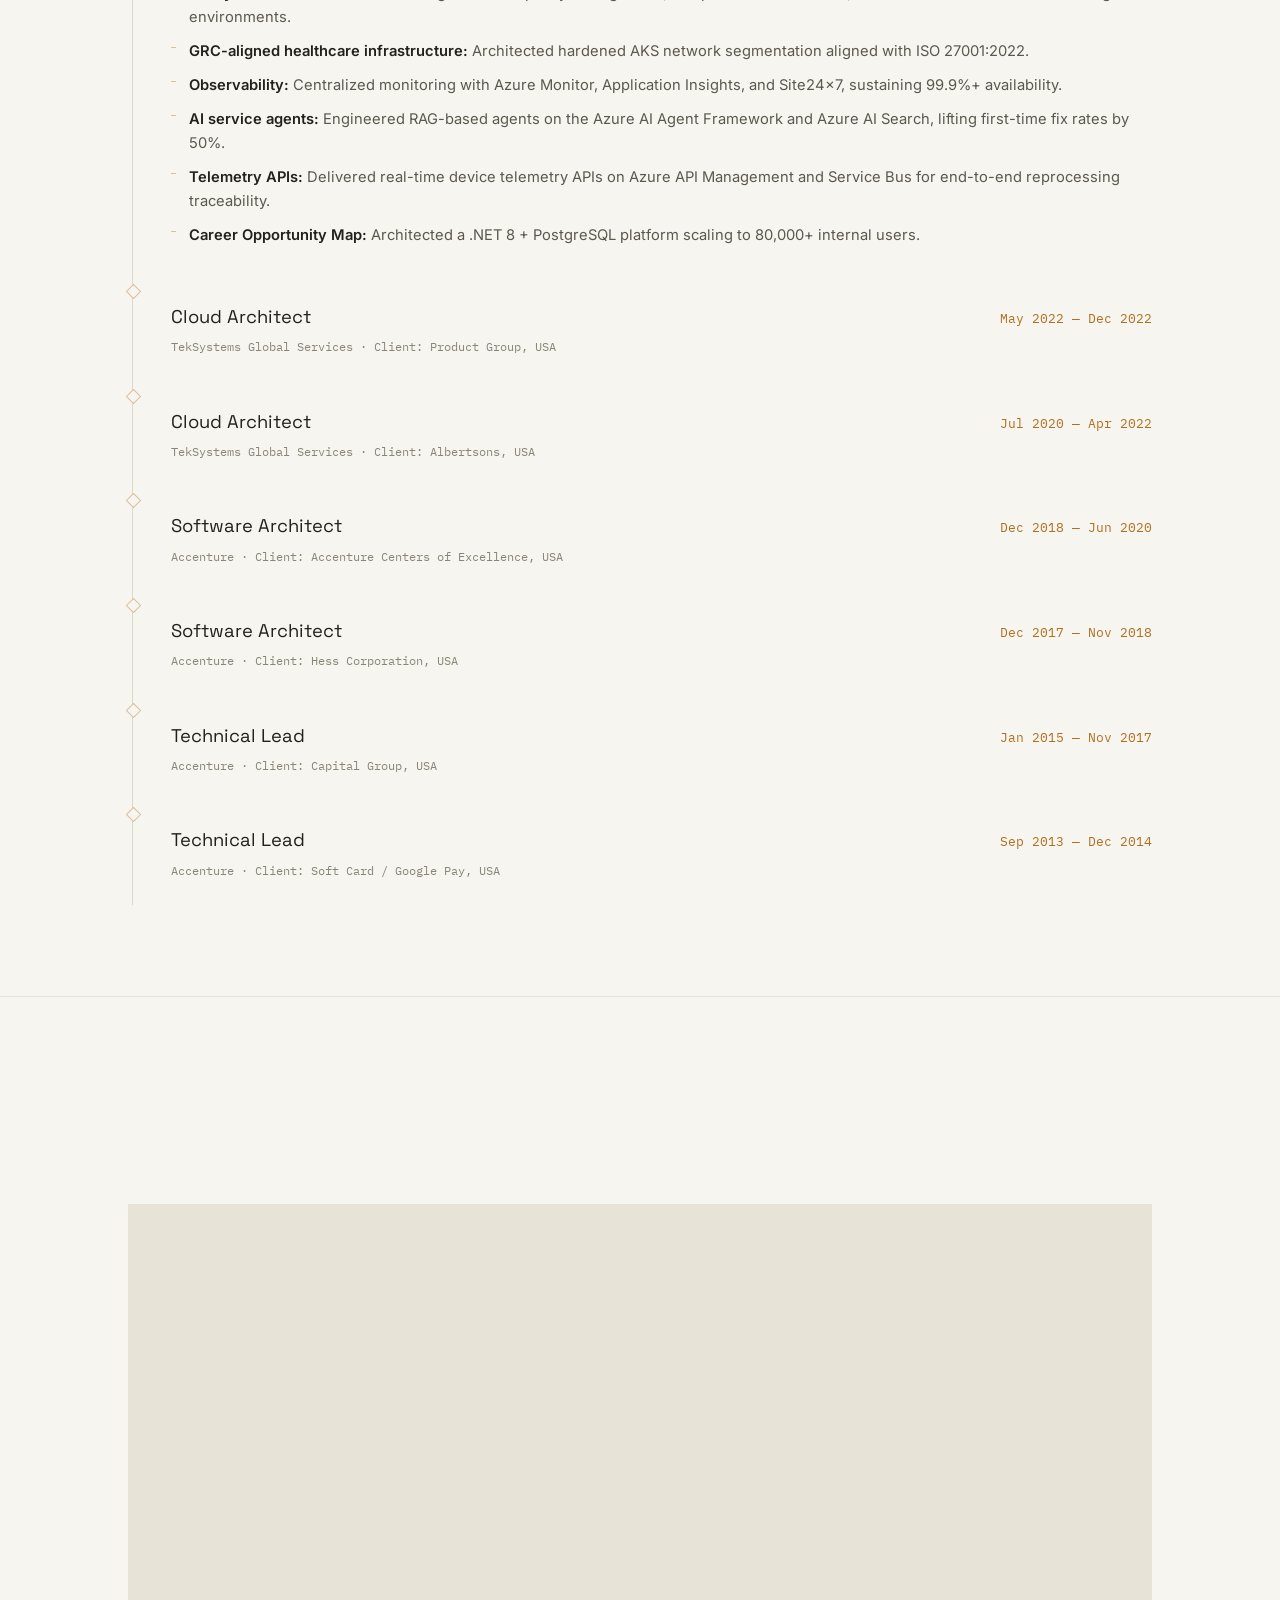
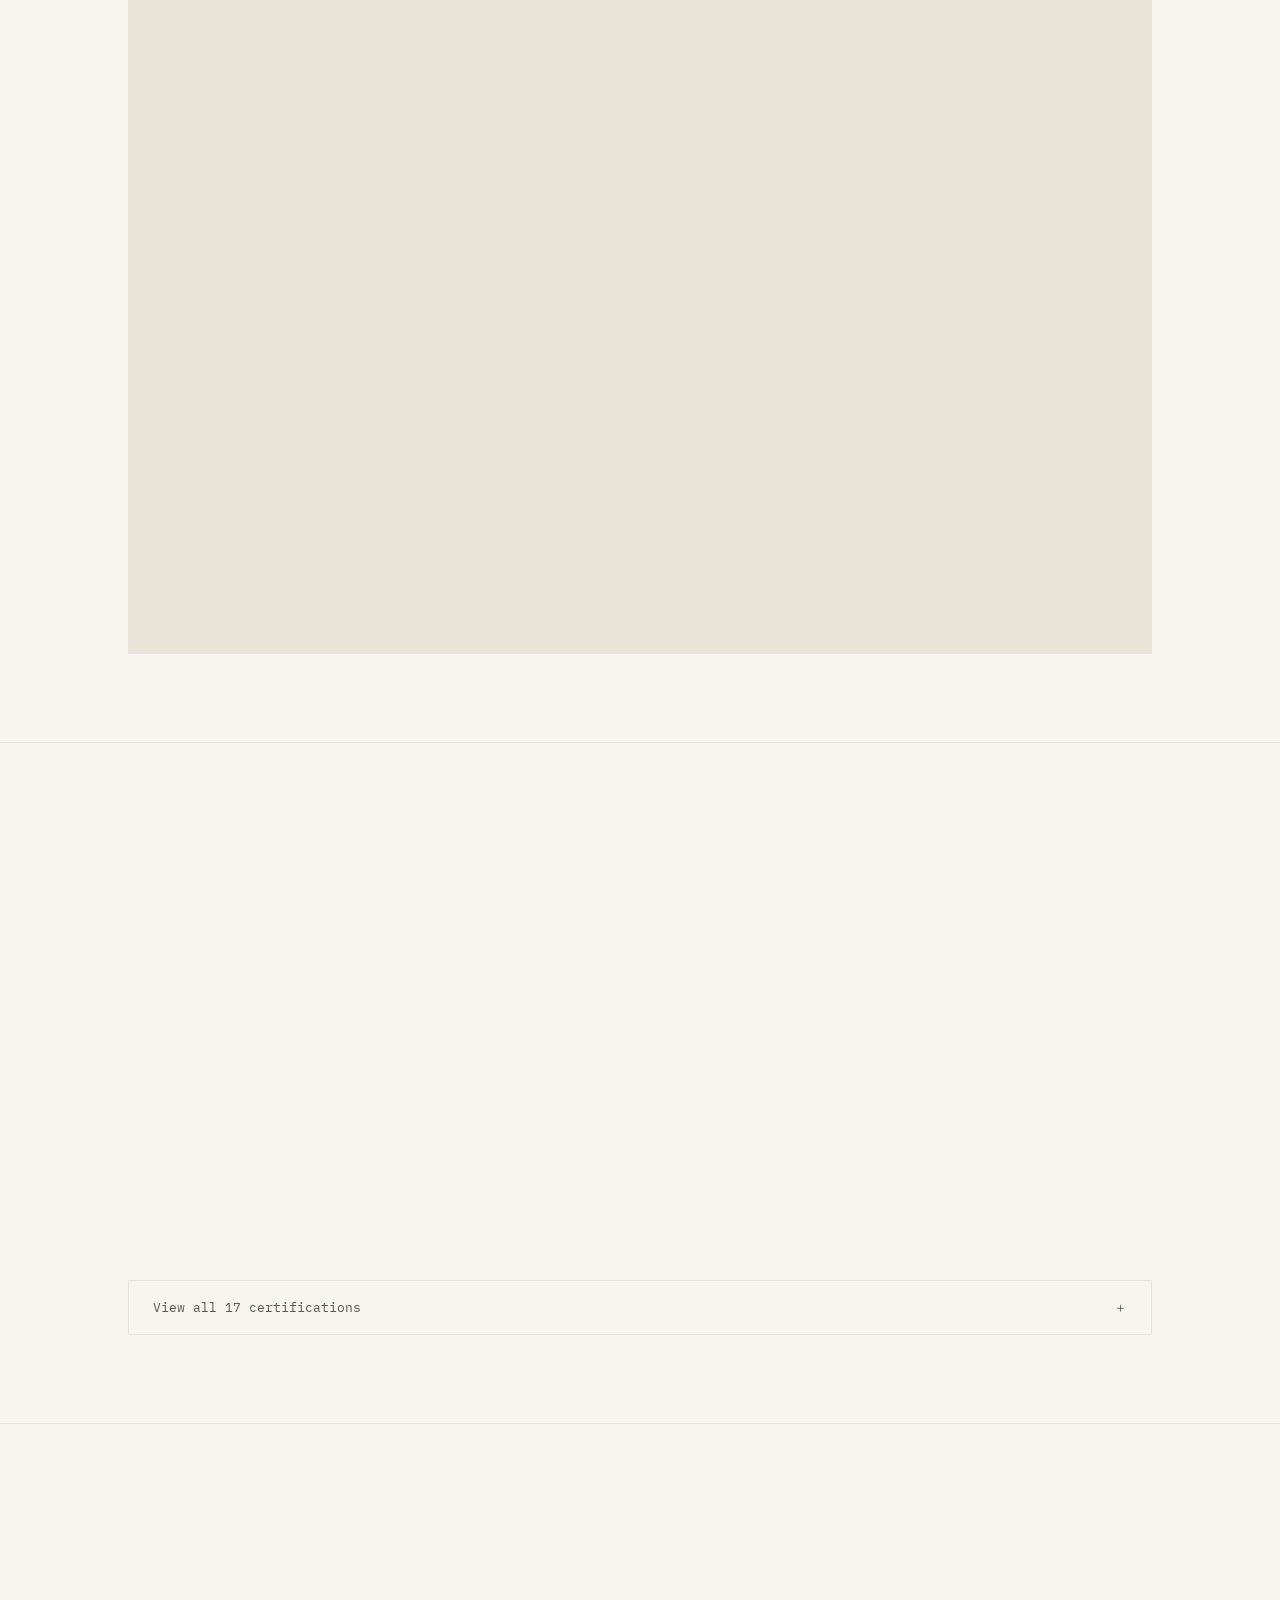
<file: about.html>
<!doctype html>
<html lang="en"><head><meta charset="UTF-8">
<meta http-equiv="refresh" content="0; url=index.html#about">
<link rel="canonical" href="index.html#about">
<title>Redirecting…</title></head>
<body>Redirecting to <a href="index.html#about">index.html#about</a>.</body></html>
</file>
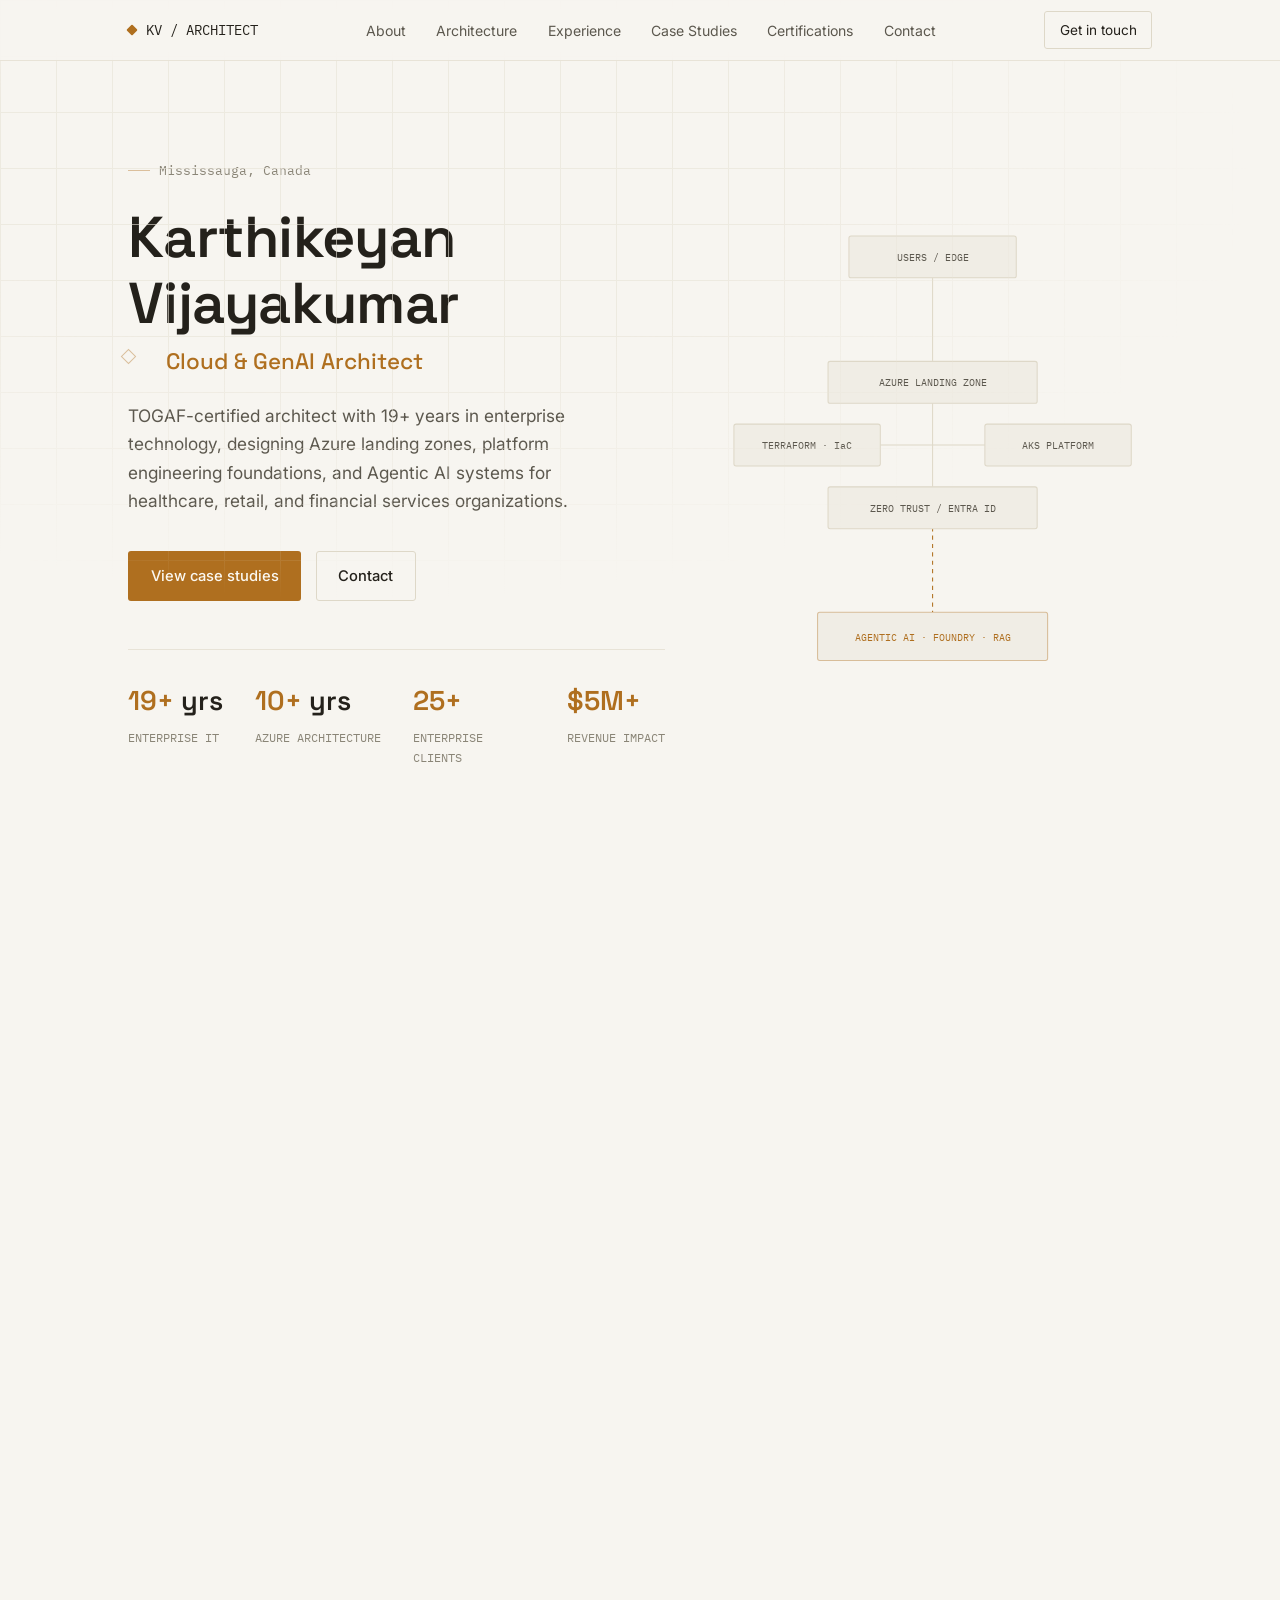
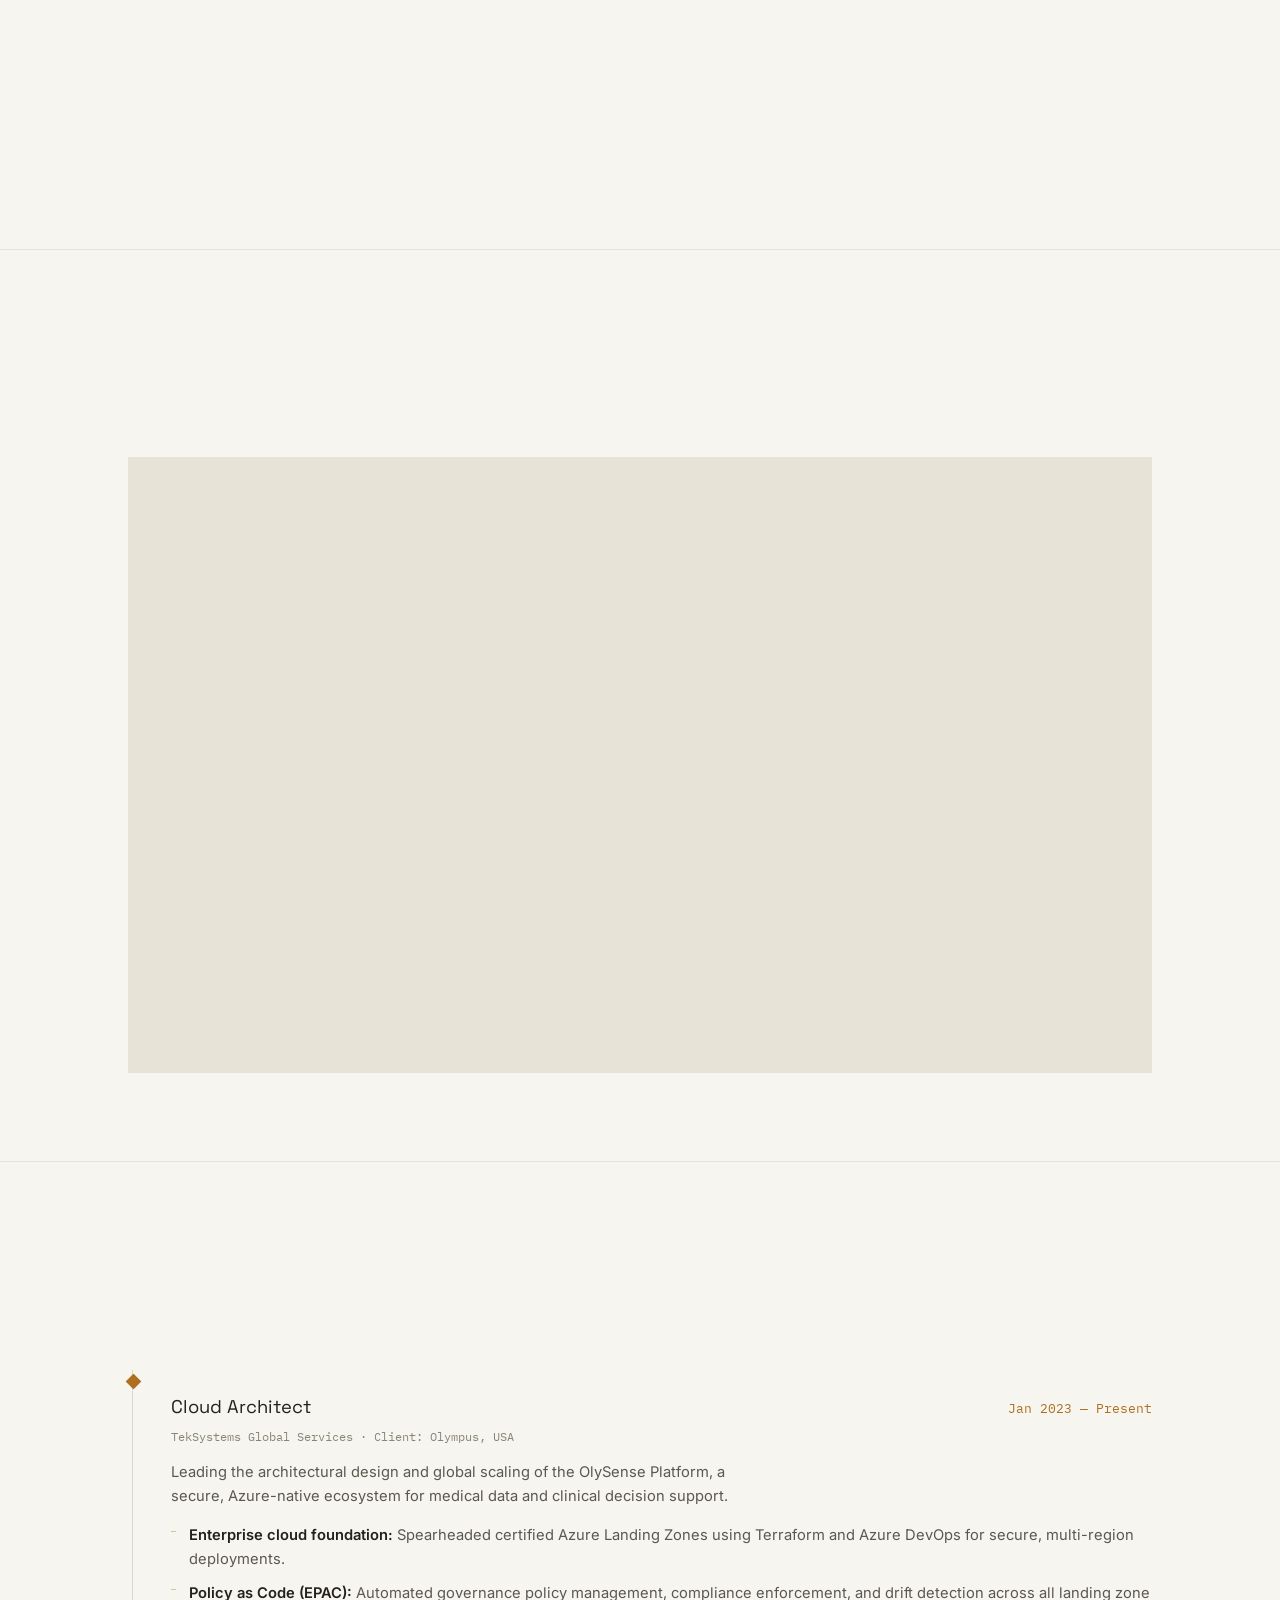
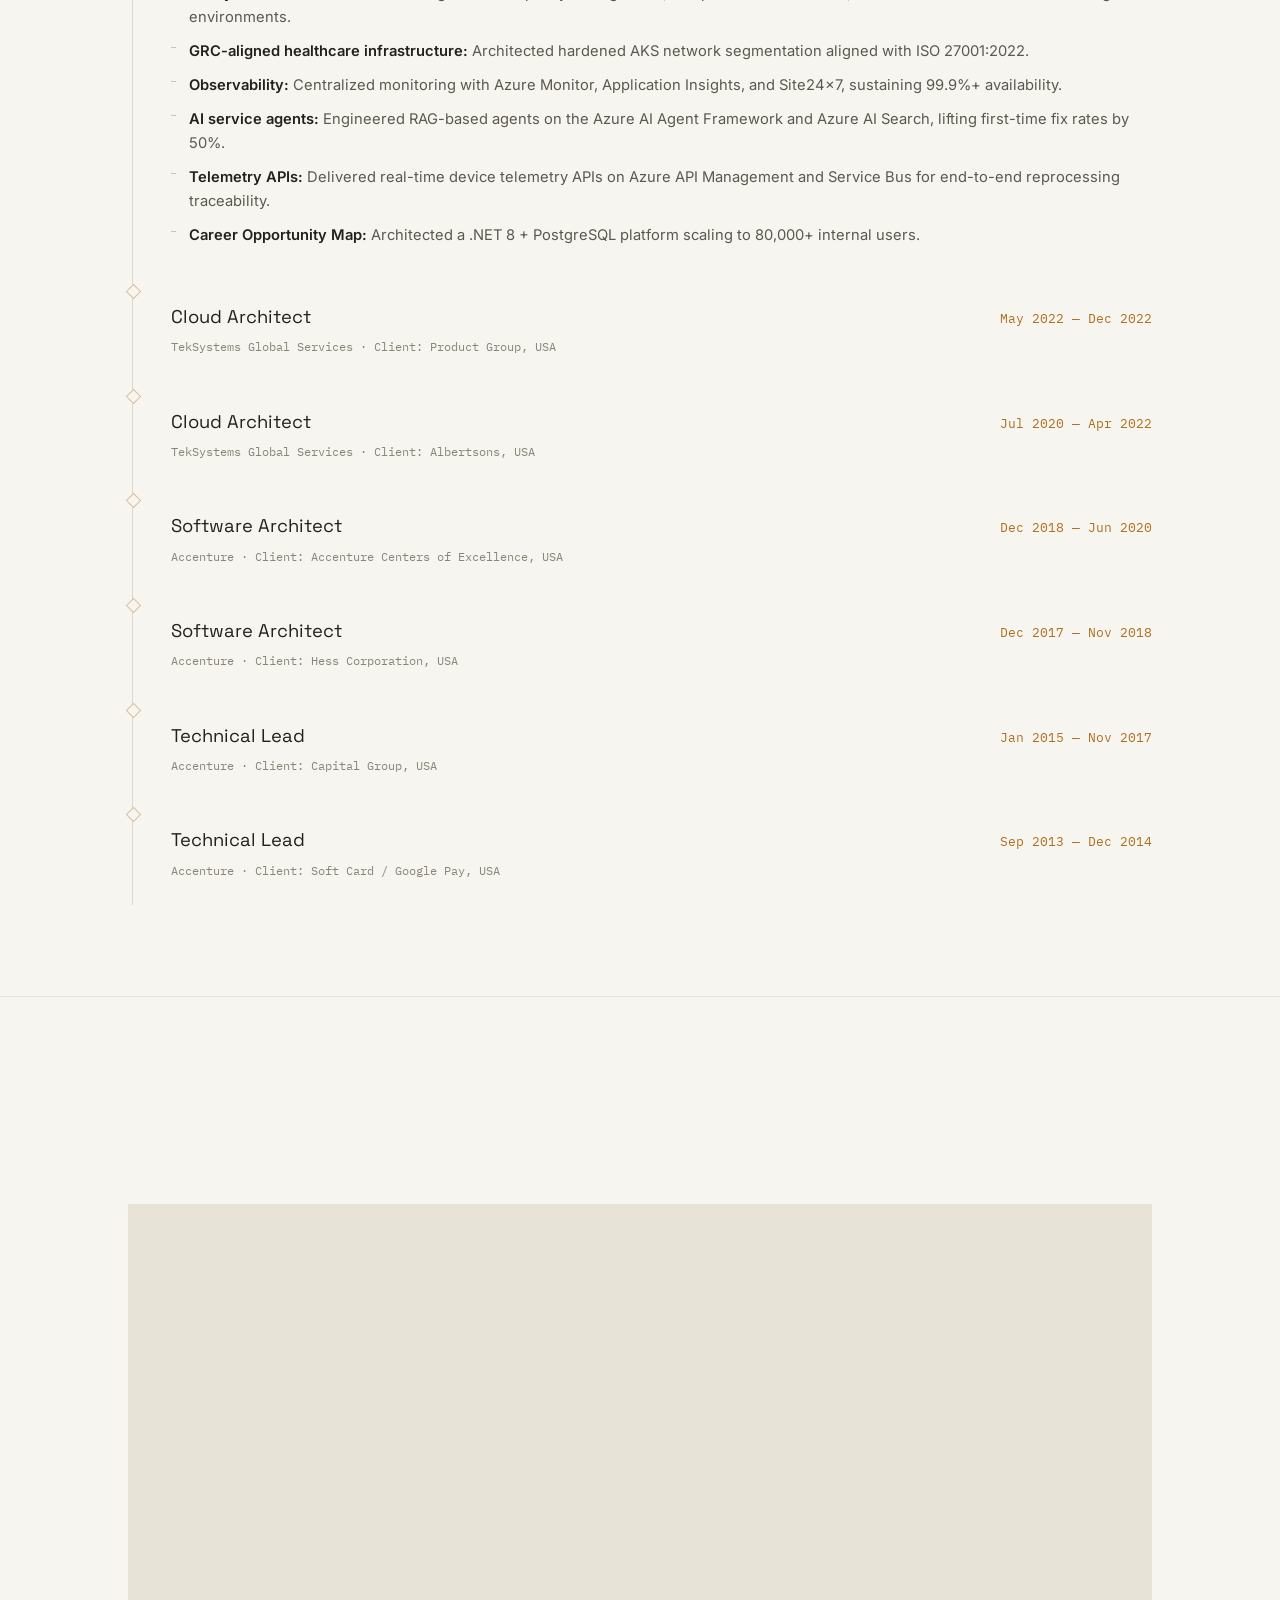
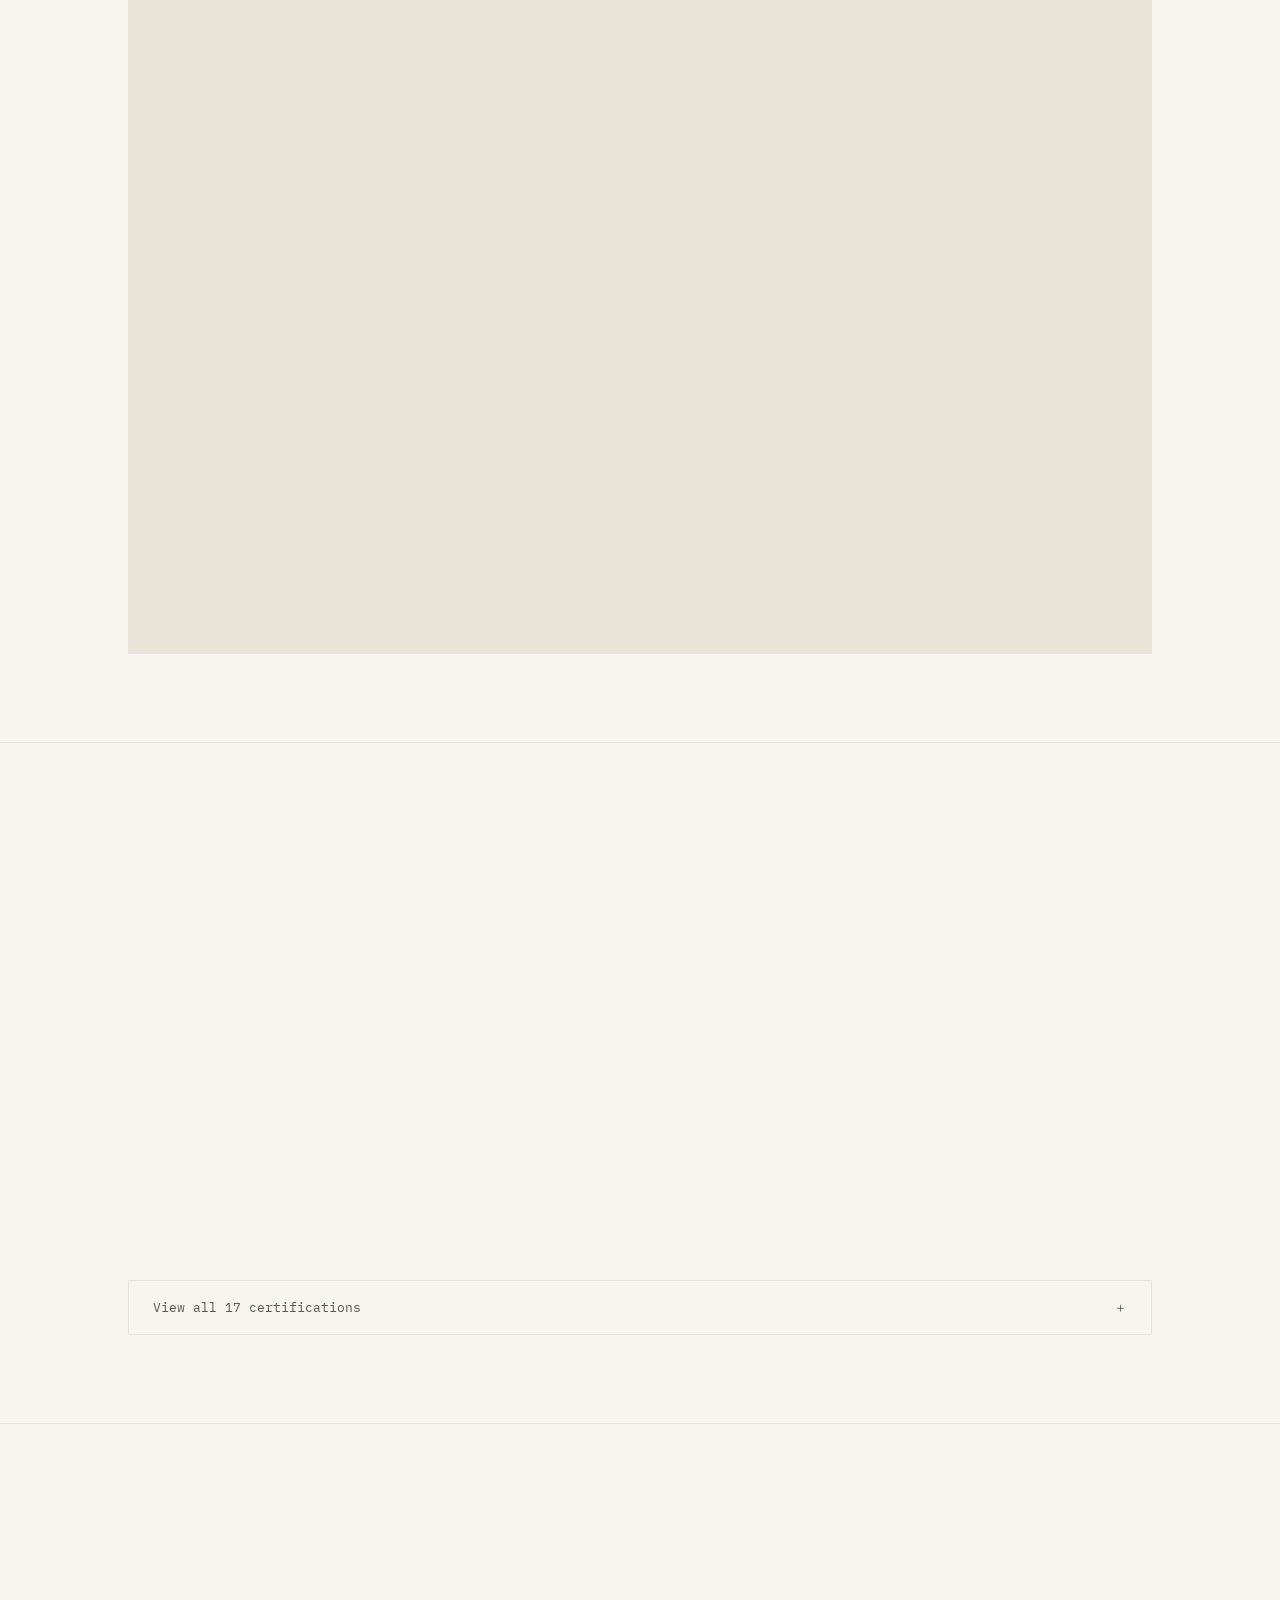
<file: achievements.html>
<!doctype html>
<html lang="en"><head><meta charset="UTF-8">
<meta http-equiv="refresh" content="0; url=index.html#case-studies">
<link rel="canonical" href="index.html#case-studies">
<title>Redirecting…</title></head>
<body>Redirecting to <a href="index.html#case-studies">index.html#case-studies</a>.</body></html>
</file>
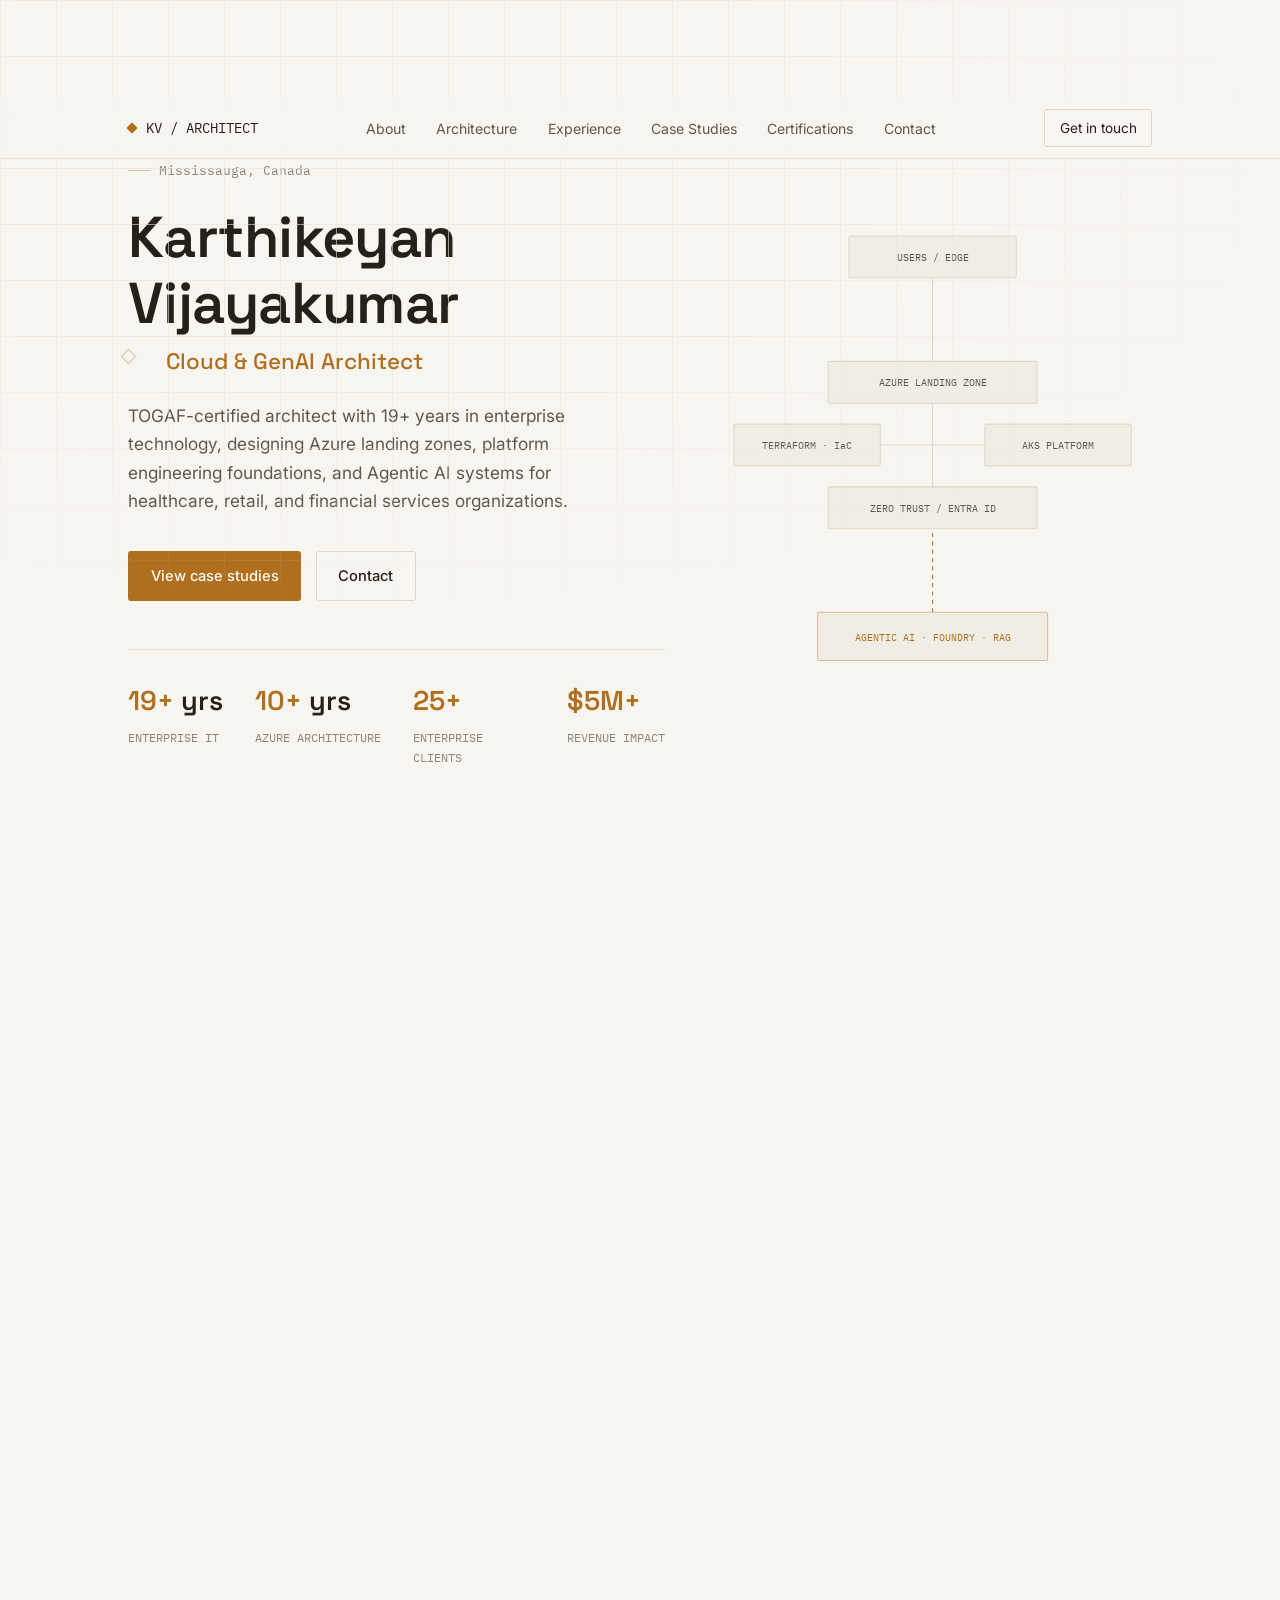
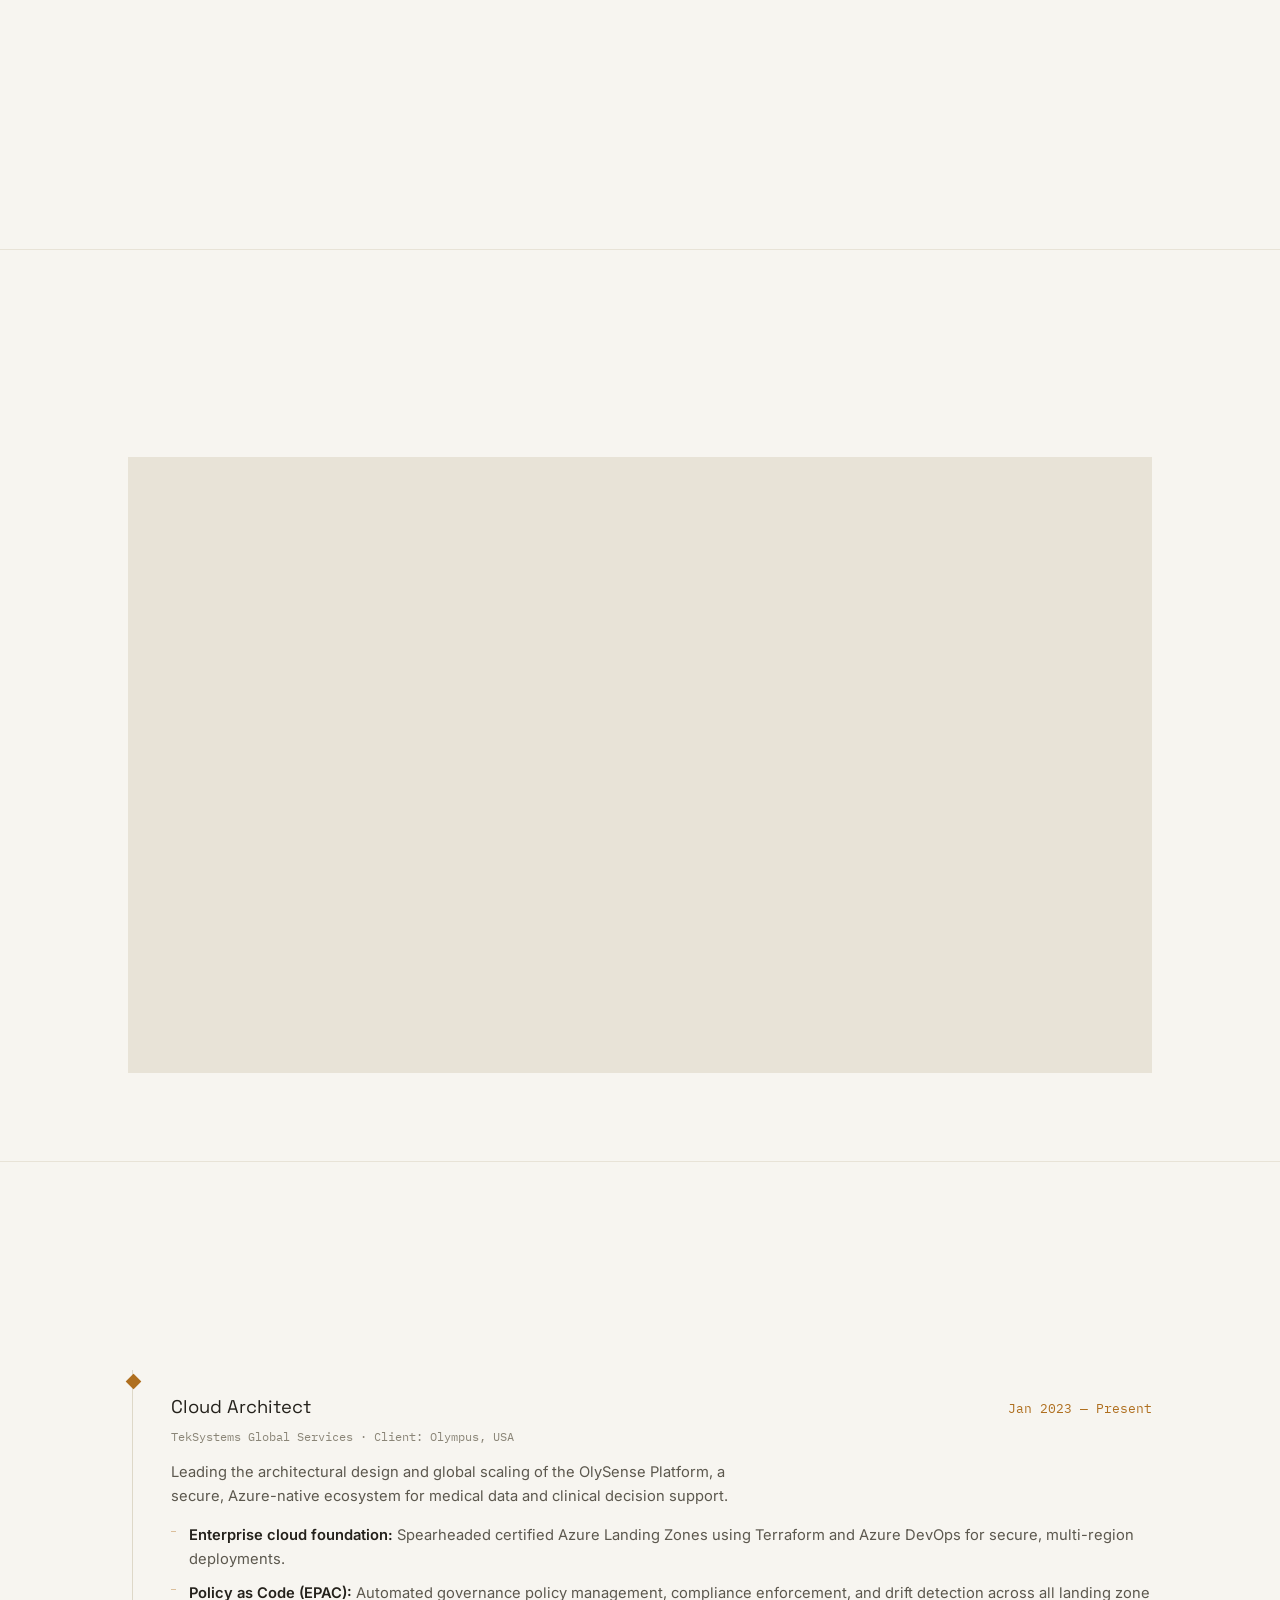
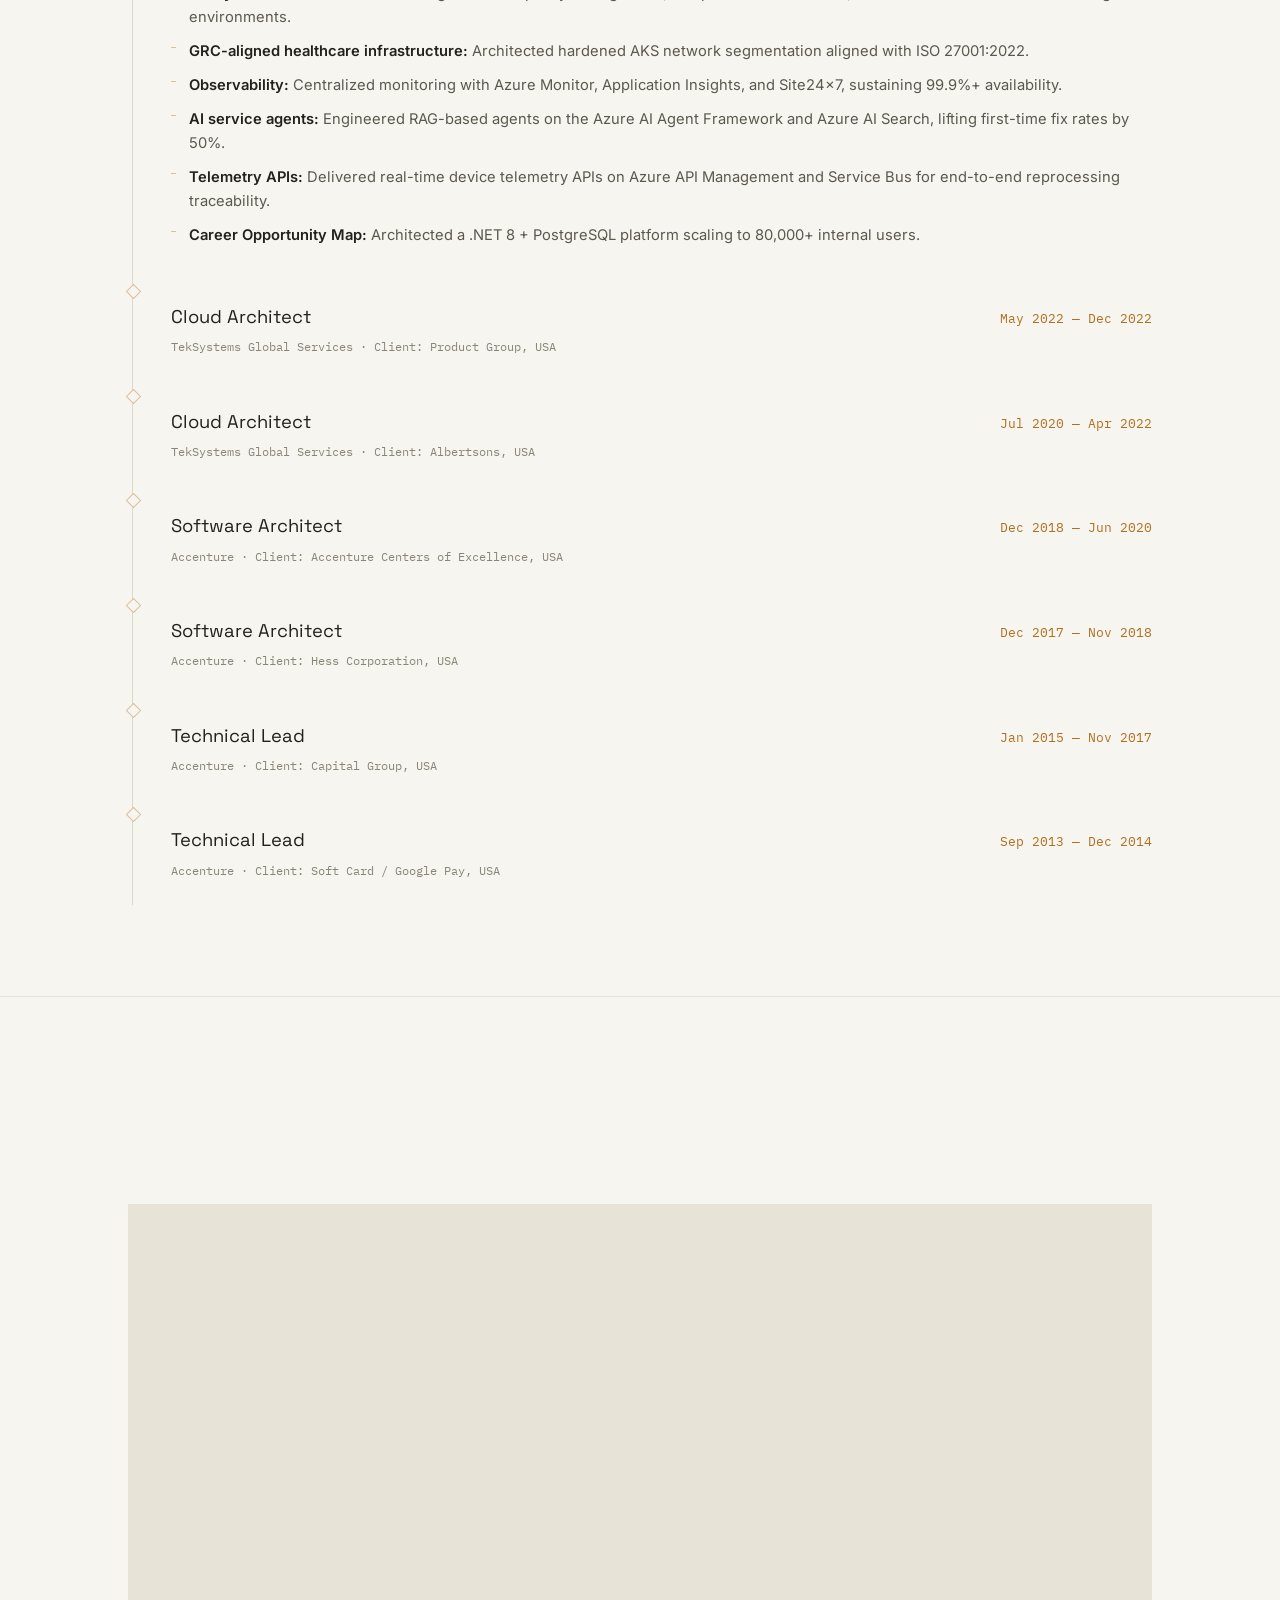
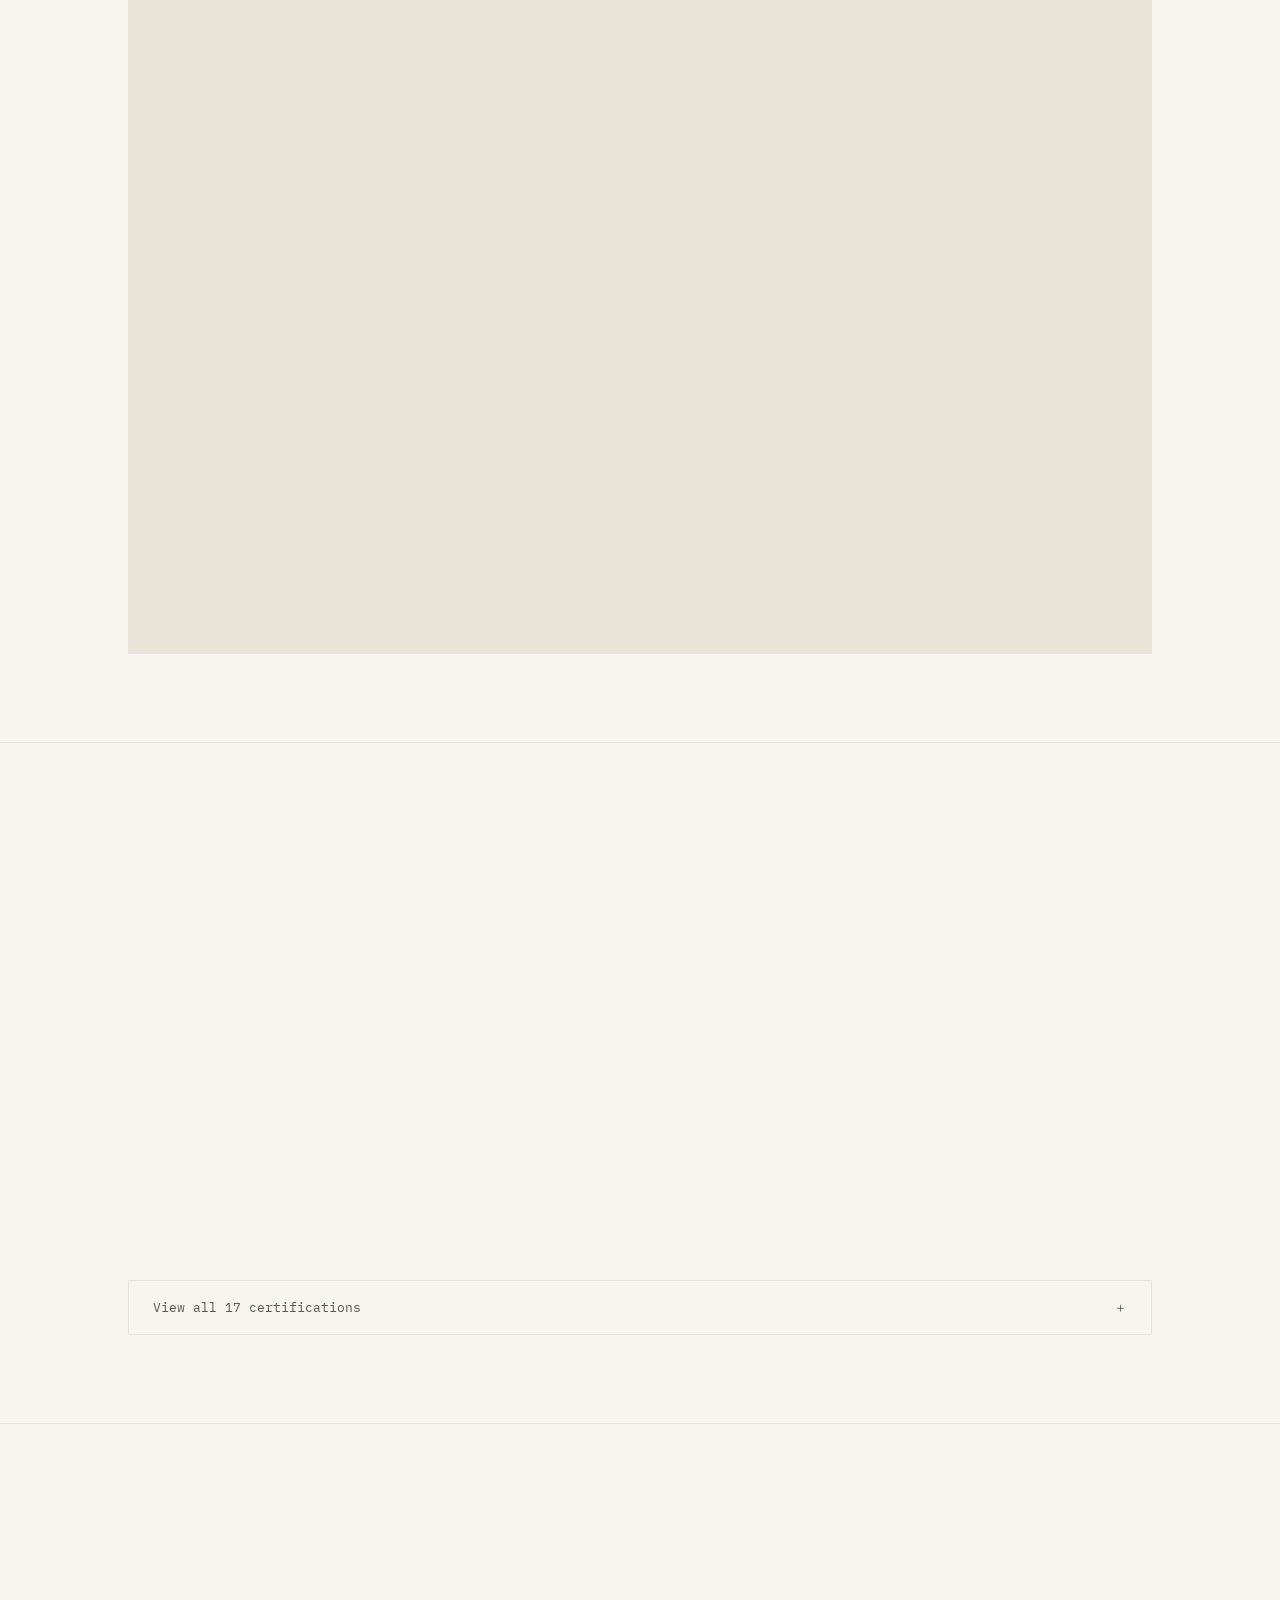
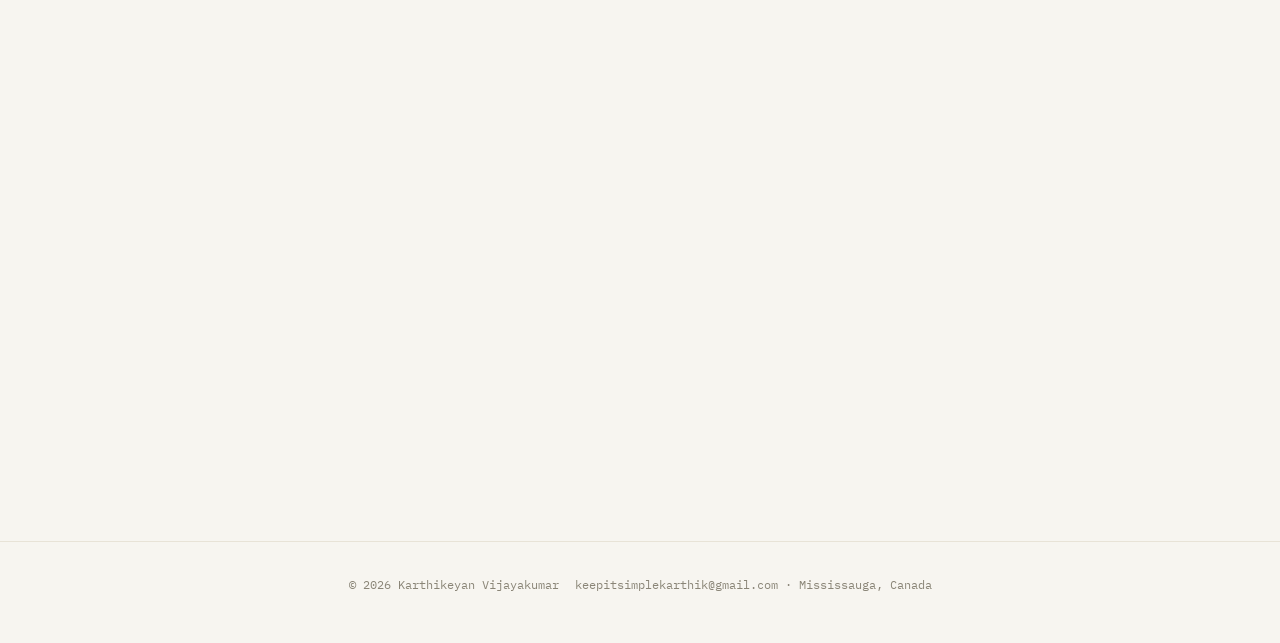
<file: certifications.html>
<!doctype html>
<html lang="en"><head><meta charset="UTF-8">
<meta http-equiv="refresh" content="0; url=index.html#certifications">
<link rel="canonical" href="index.html#certifications">
<title>Redirecting…</title></head>
<body>Redirecting to <a href="index.html#certifications">index.html#certifications</a>.</body></html>
</file>
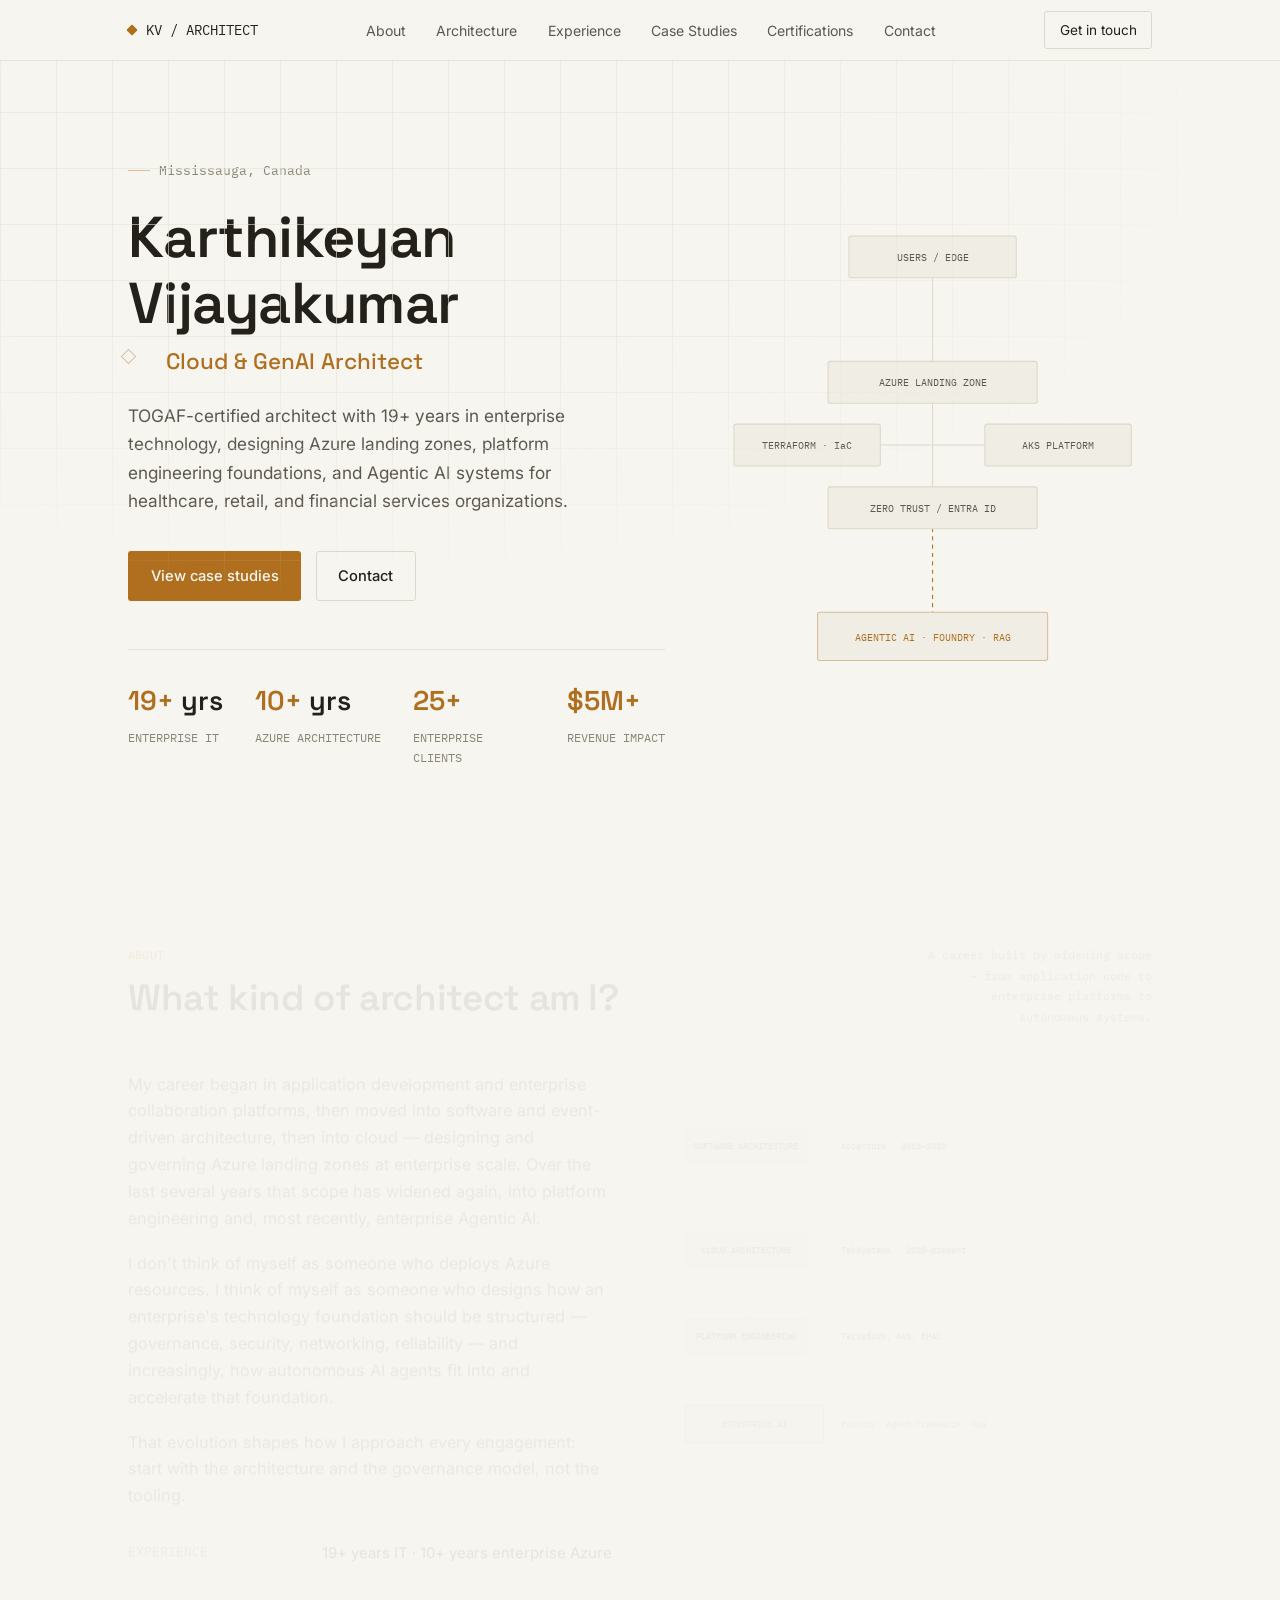
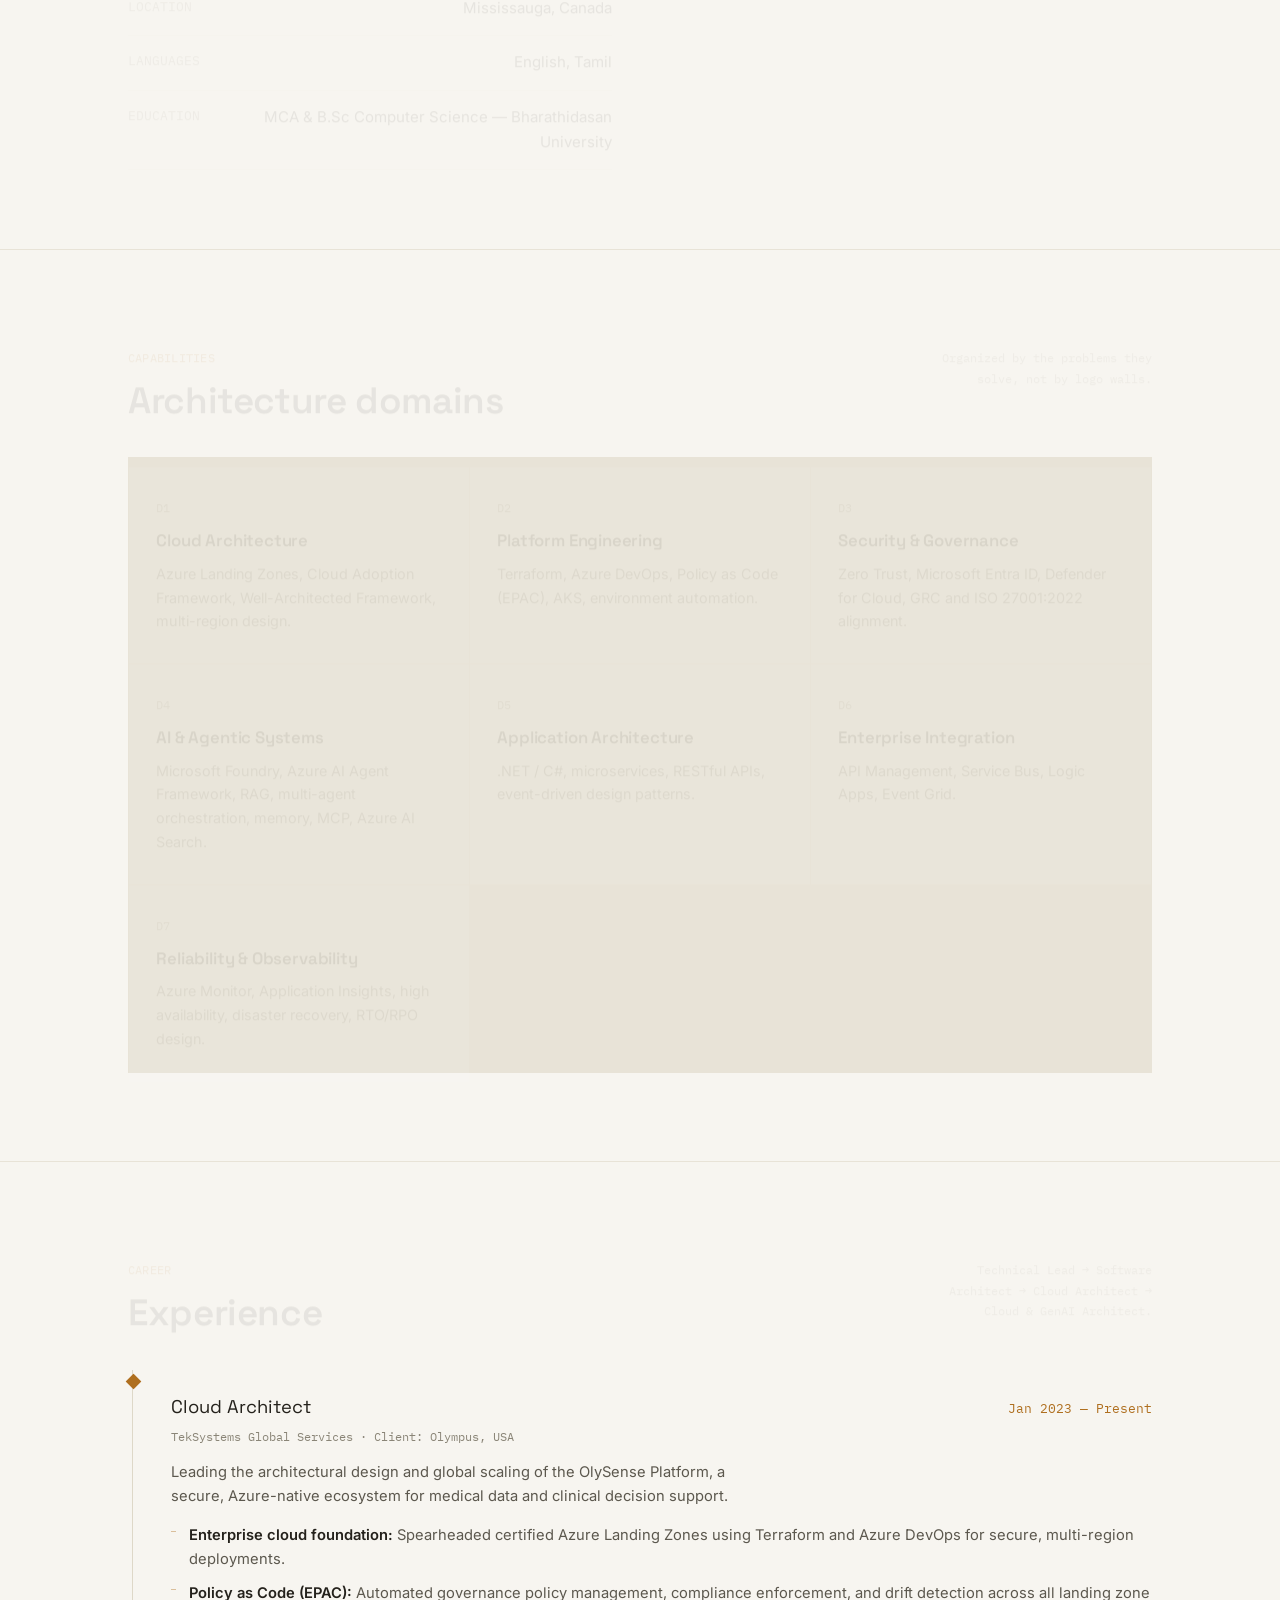
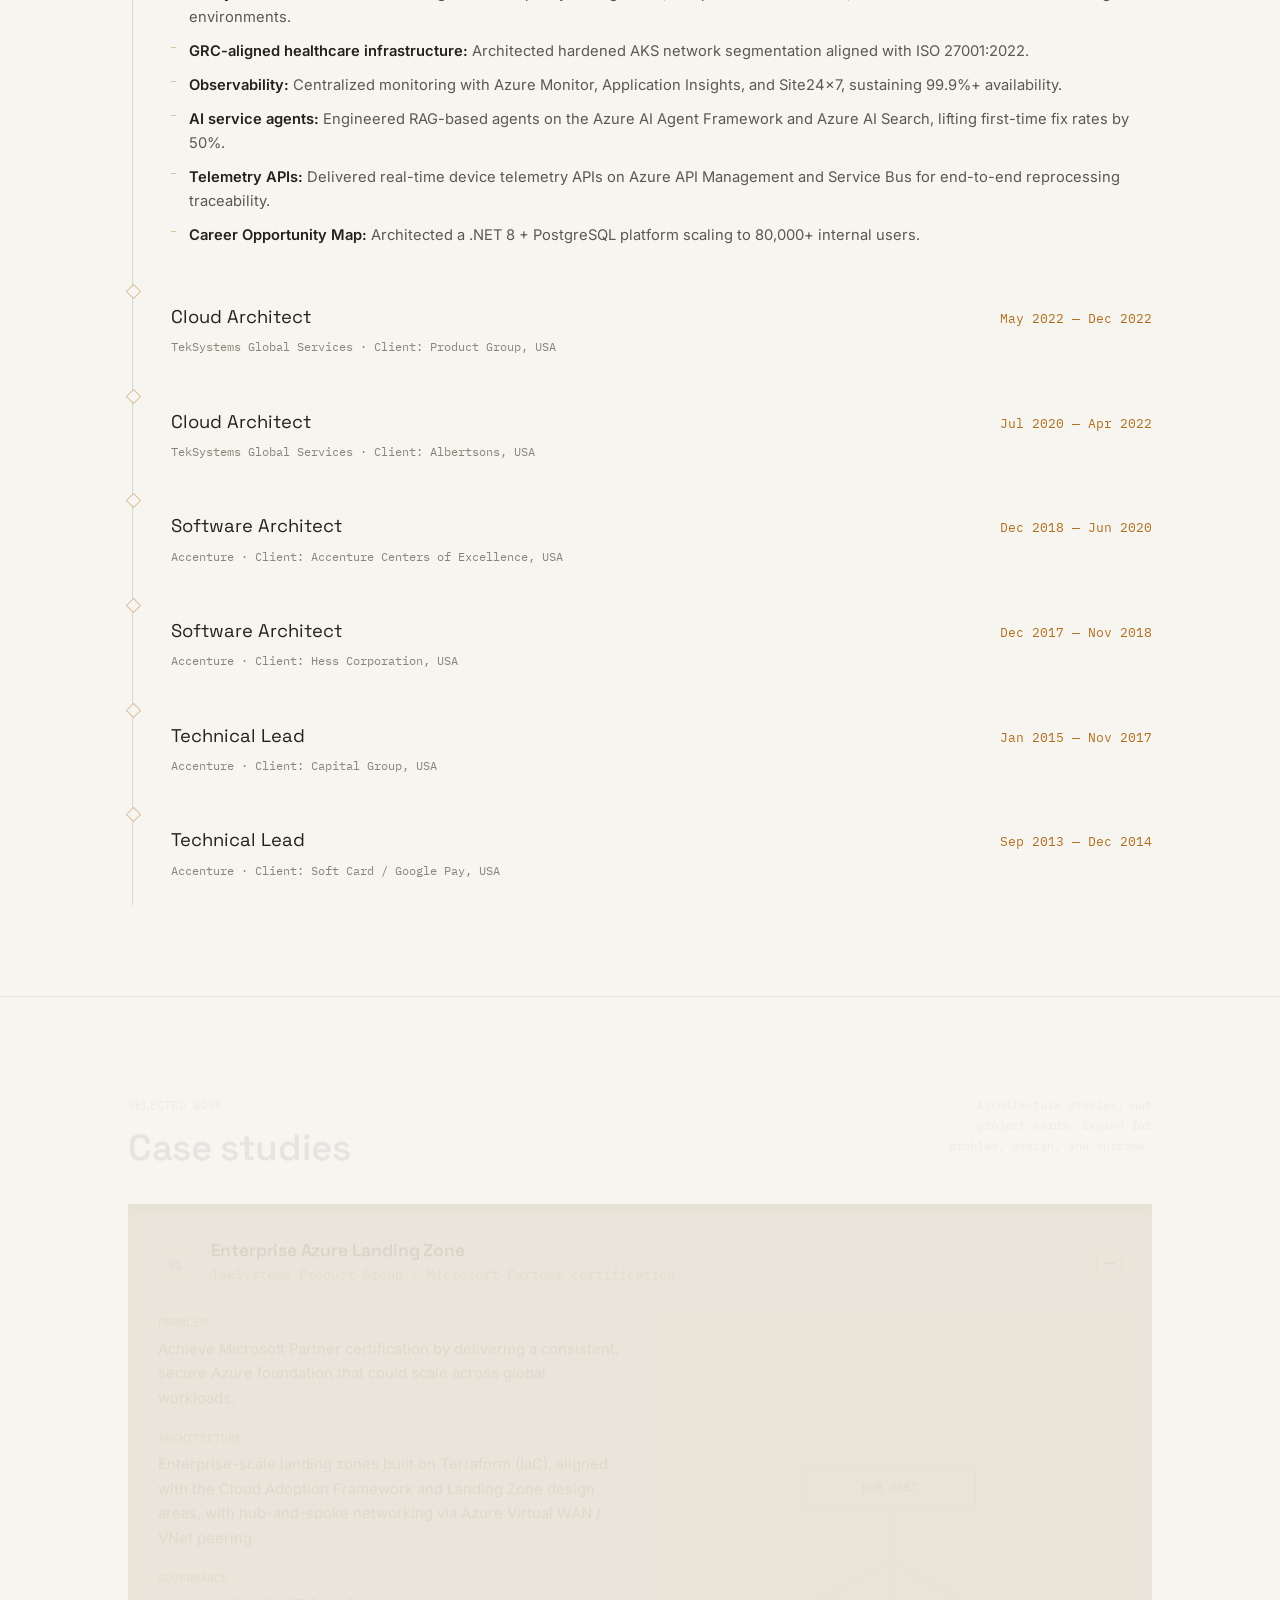
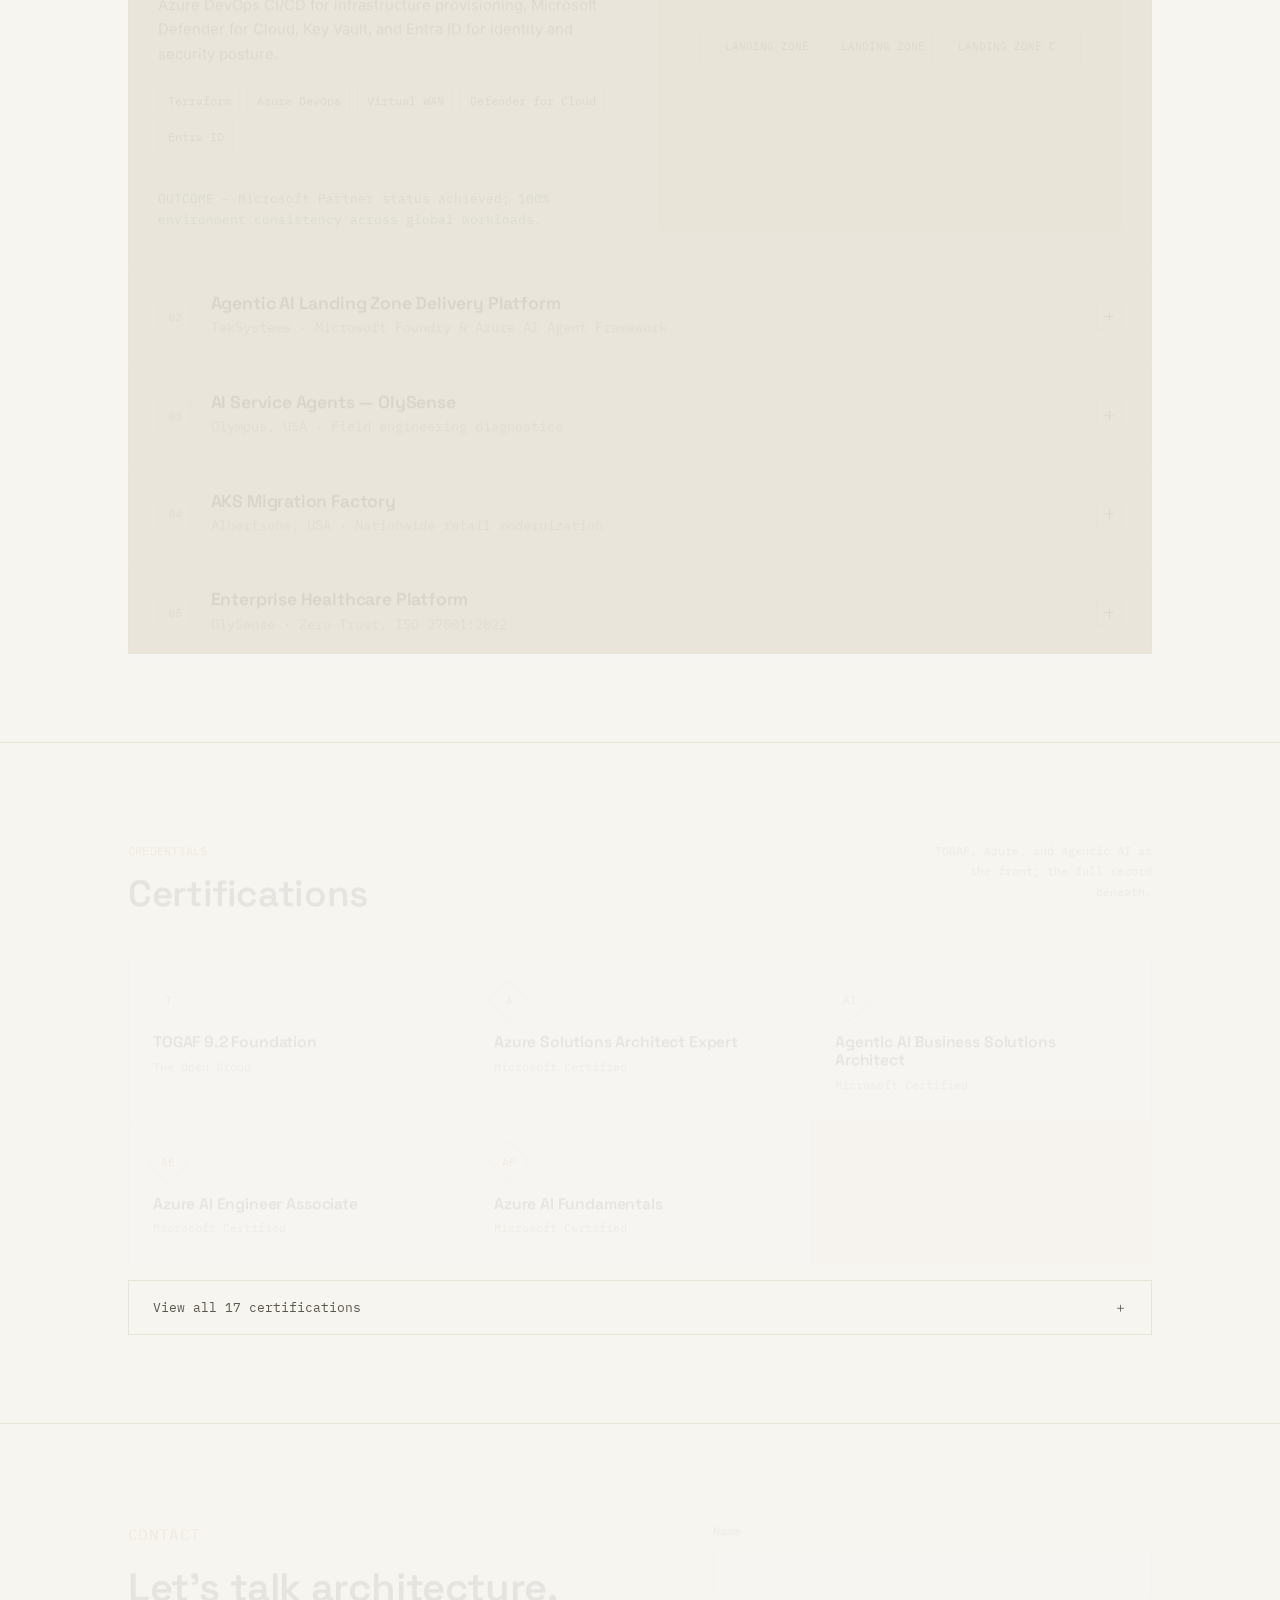
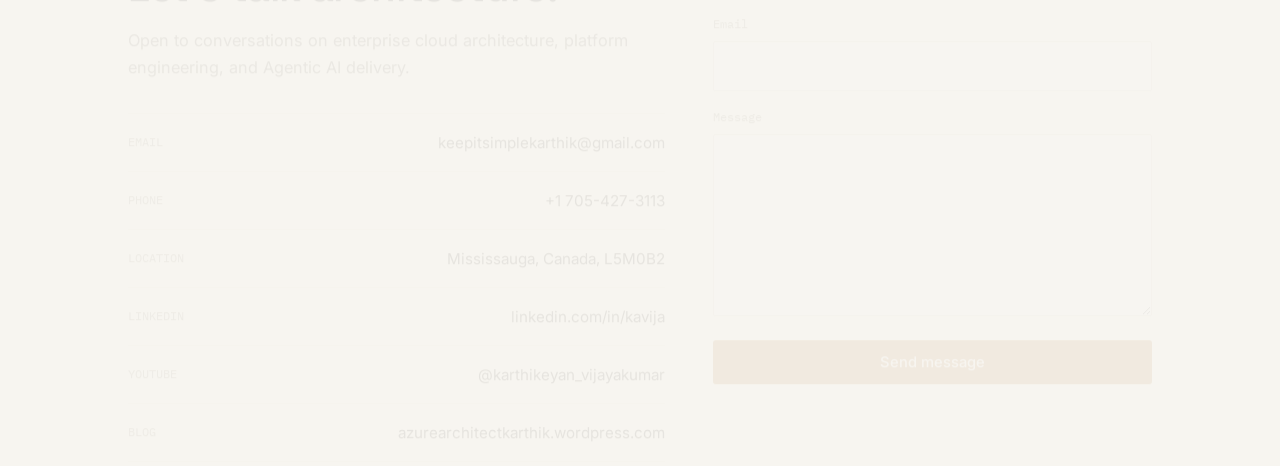
<file: contact.html>
<!doctype html>
<html lang="en"><head><meta charset="UTF-8">
<meta http-equiv="refresh" content="0; url=index.html#contact">
<link rel="canonical" href="index.html#contact">
<title>Redirecting…</title></head>
<body>Redirecting to <a href="index.html#contact">index.html#contact</a>.</body></html>
</file>
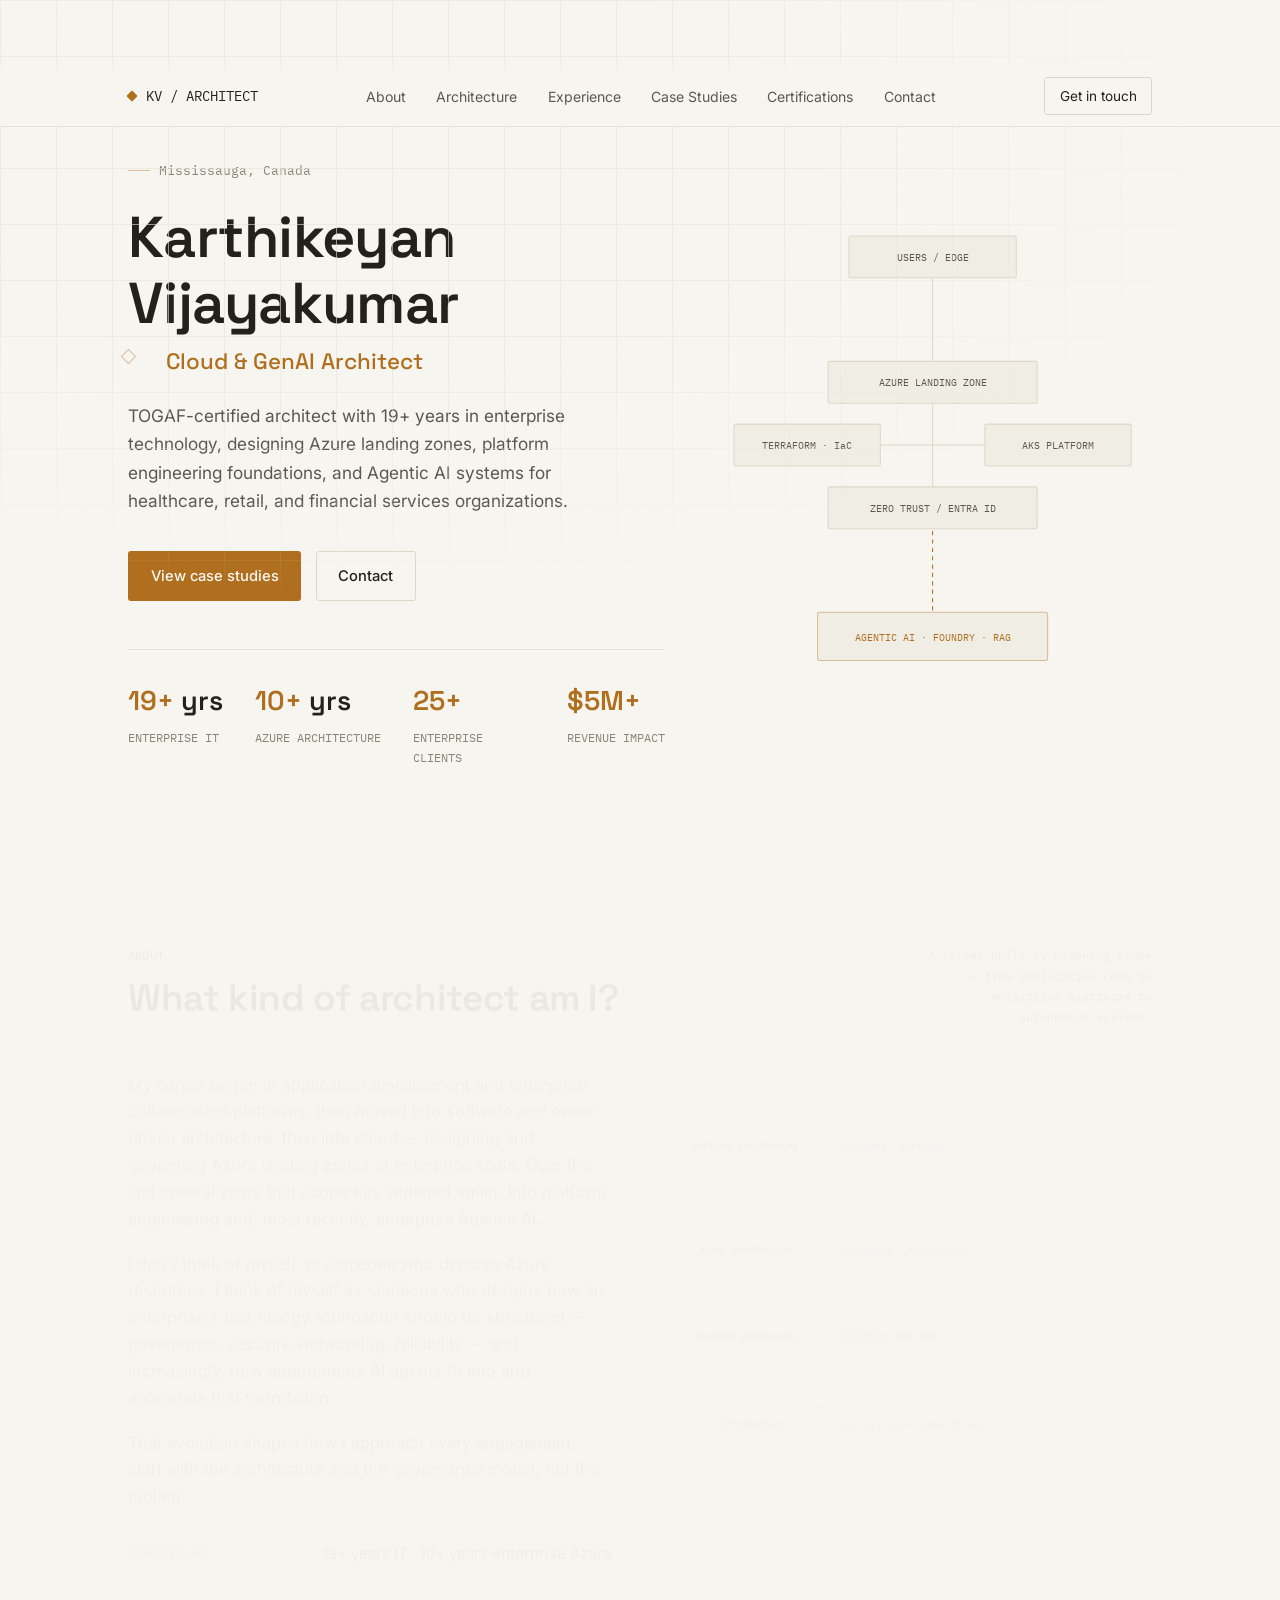
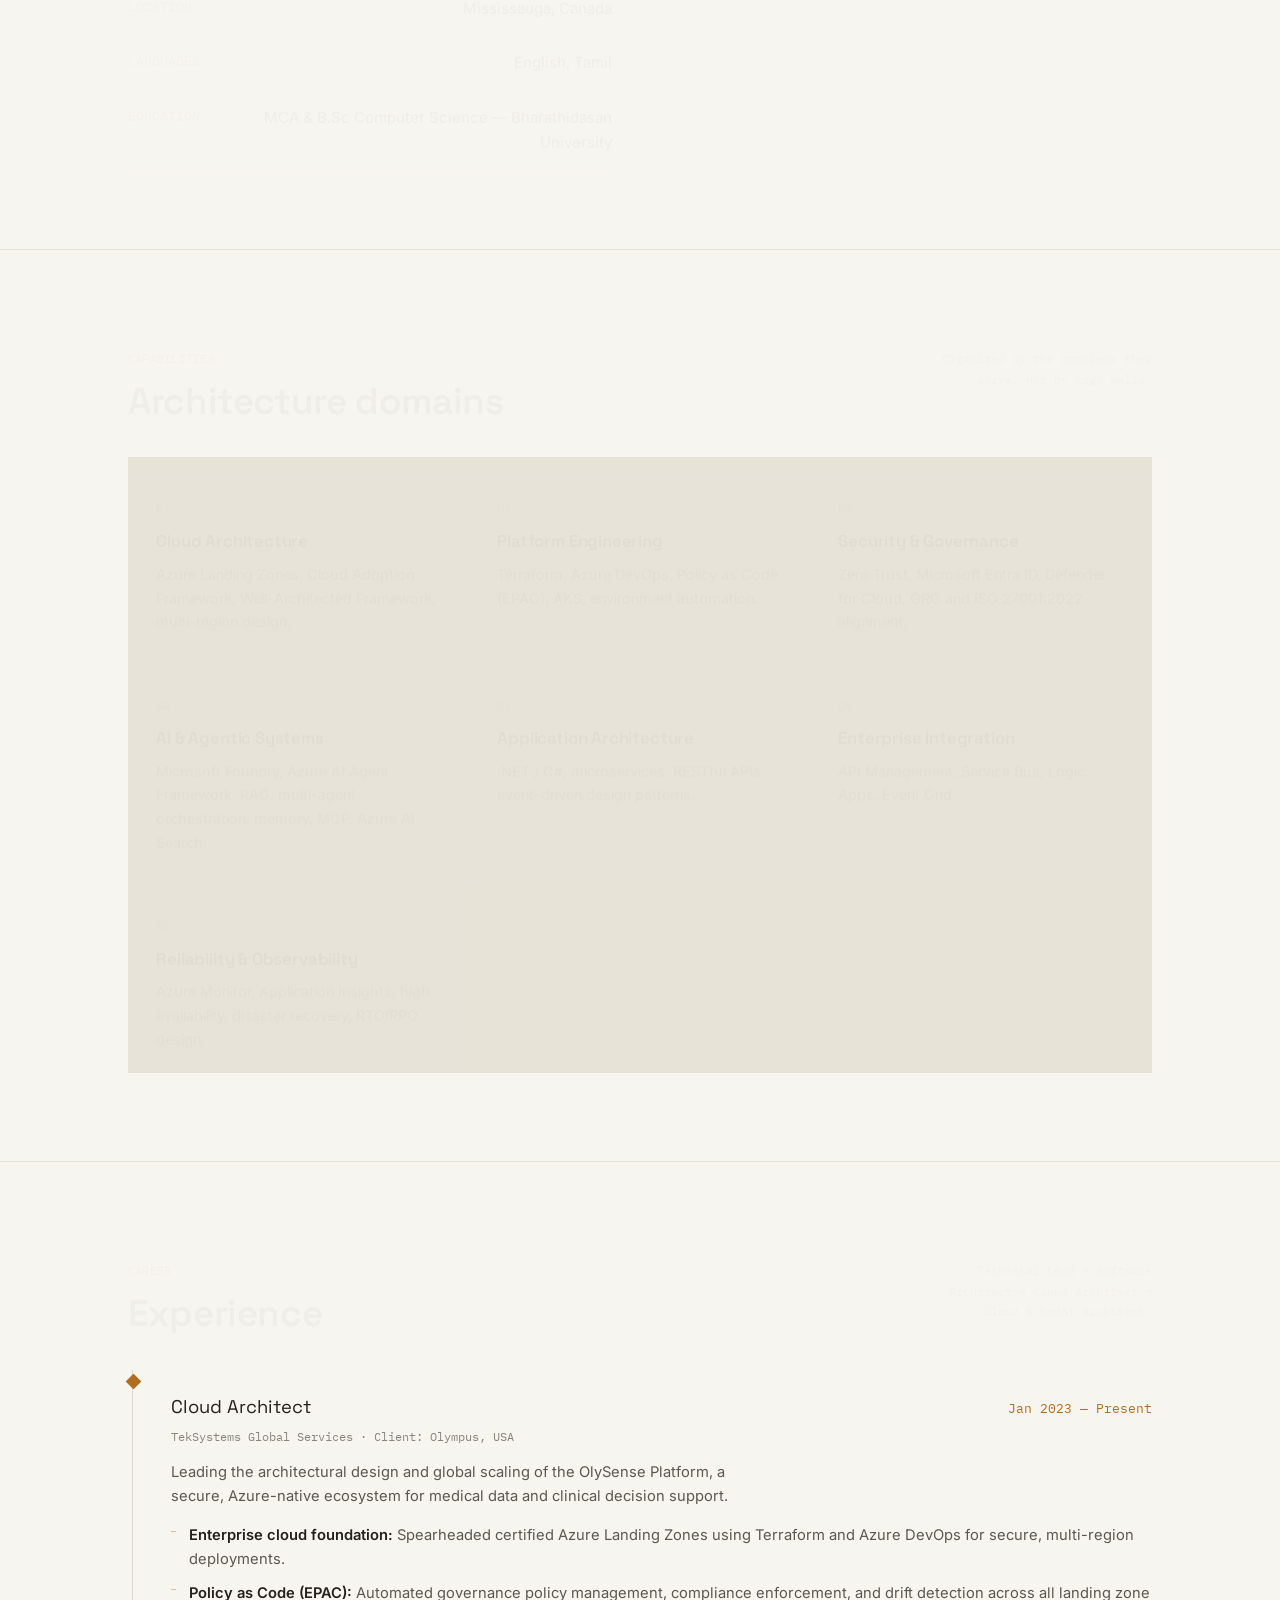
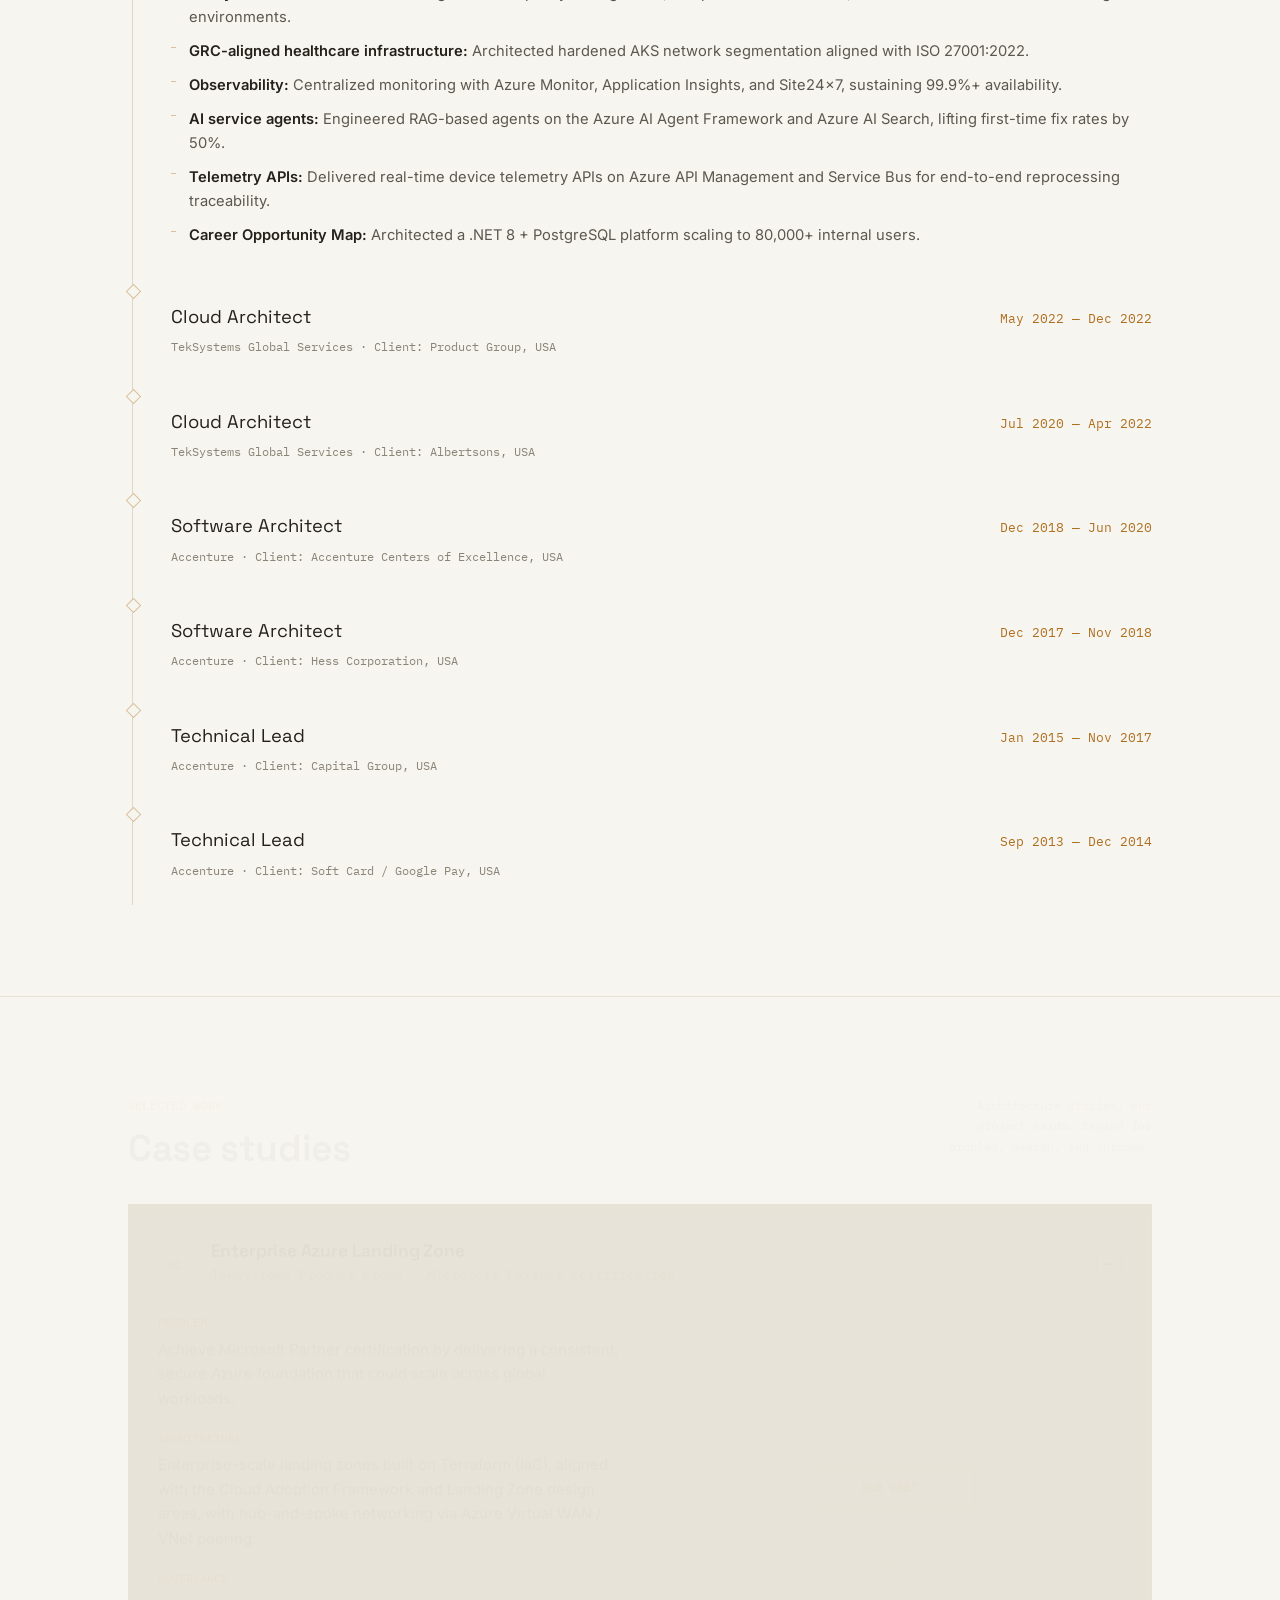
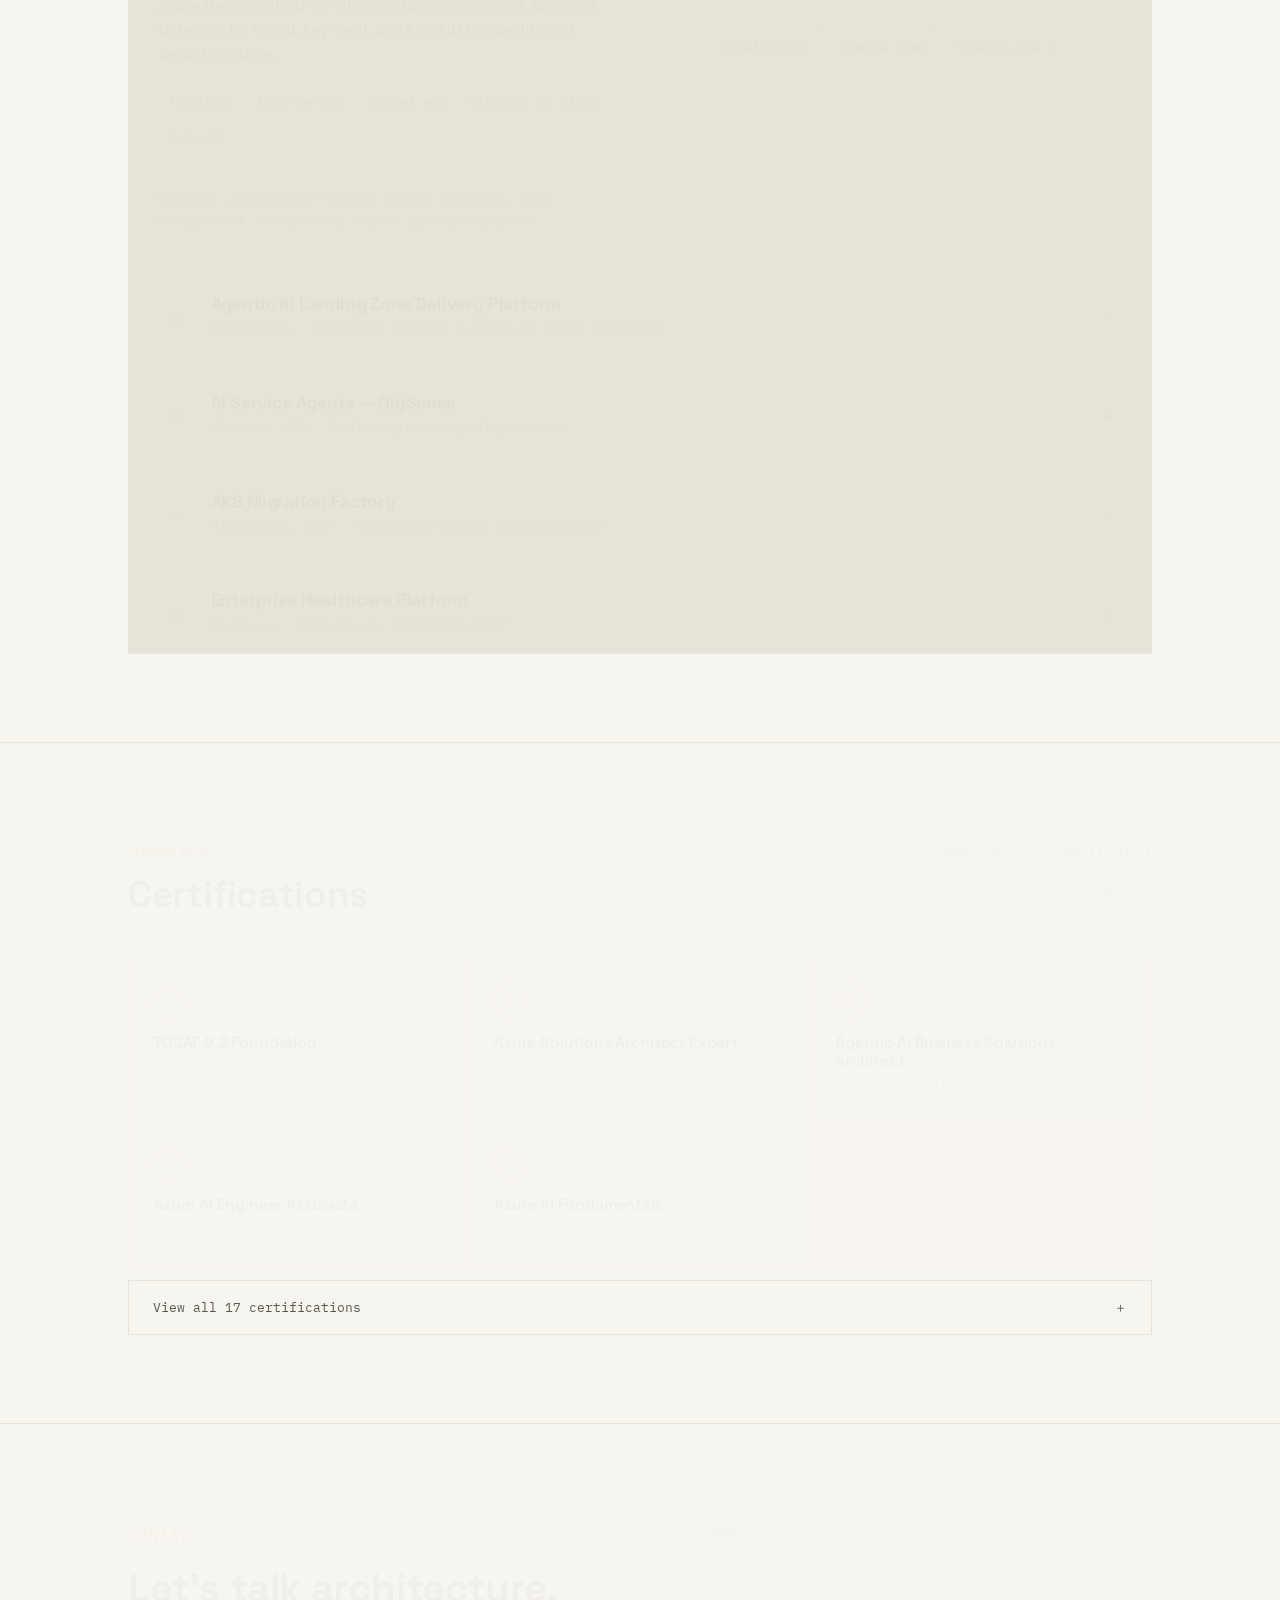
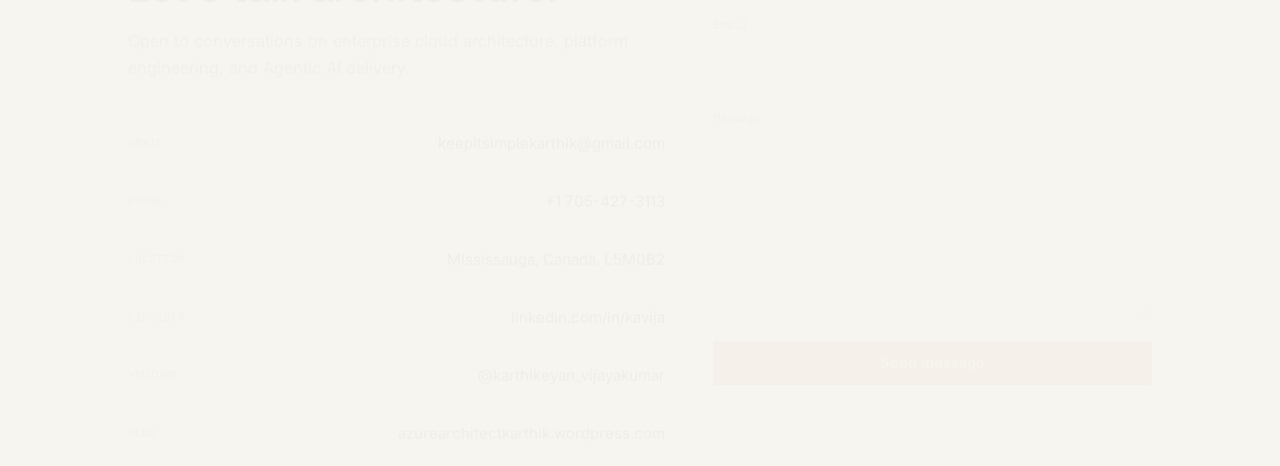
<file: resume.html>
<!doctype html>
<html lang="en"><head><meta charset="UTF-8">
<meta http-equiv="refresh" content="0; url=index.html#experience">
<link rel="canonical" href="index.html#experience">
<title>Redirecting…</title></head>
<body>Redirecting to <a href="index.html#experience">index.html#experience</a>.</body></html>
</file>
<file: assets/css/styles.css>
/* ============================================================
   Karthikeyan Vijayakumar — Cloud & GenAI Architect
   Design system: graphite blueprint + brass accent
   ============================================================ */

:root {
  --bg: #f7f5f0;
  --surface: #ffffff;
  --surface-2: #f0ede5;
  --line: #ded8c8;
  --line-soft: #e8e3d7;
  --text: #24211b;
  --text-muted: #5c584e;
  --text-dim: #8a8577;
  --accent: #af6f1f;
  --accent-soft: #af6f1f22;
  --accent-line: #af6f1f66;
  --ok: #3f7a5c;

  --font-display: "Space Grotesk", "Inter", sans-serif;
  --font-body: "Inter", -apple-system, BlinkMacSystemFont, sans-serif;
  --font-mono: "IBM Plex Mono", ui-monospace, monospace;

  --maxw: 1120px;
  --gutter: clamp(1.25rem, 4vw, 3rem);
}

:root { color-scheme: light; }

* { box-sizing: border-box; }
html { scroll-behavior: smooth; }
@media (prefers-reduced-motion: reduce) {
  html { scroll-behavior: auto; }
  * { animation-duration: 0.001ms !important; animation-iteration-count: 1 !important; transition-duration: 0.001ms !important; scroll-behavior: auto !important; }
}

body {
  margin: 0;
  background: var(--bg);
  color: var(--text);
  font-family: var(--font-body);
  line-height: 1.65;
  font-size: 16px;
  -webkit-font-smoothing: antialiased;
}

img { max-width: 100%; display: block; }
a { color: inherit; text-decoration: none; }
::selection { background: var(--accent-soft); color: var(--text); }

h1, h2, h3, h4 {
  font-family: var(--font-display);
  color: var(--text);
  margin: 0;
  line-height: 1.15;
  font-weight: 600;
  letter-spacing: -0.01em;
}

p { margin: 0 0 1em; color: var(--text-muted); max-width: 62ch; }
p:last-child { margin-bottom: 0; }

.container {
  max-width: var(--maxw);
  margin: 0 auto;
  padding-left: var(--gutter);
  padding-right: var(--gutter);
}

.mono { font-family: var(--font-mono); }

.skip-link {
  position: absolute; left: -999px; top: 0;
  background: var(--accent); color: #fbf8f1;
  padding: 0.6em 1em; z-index: 100; border-radius: 4px;
}
.skip-link:focus { left: 1rem; top: 1rem; }

/* ---------- Blueprint grid background ---------- */
.blueprint-bg {
  position: absolute;
  inset: 0;
  background-image:
    linear-gradient(var(--line-soft) 1px, transparent 1px),
    linear-gradient(90deg, var(--line-soft) 1px, transparent 1px);
  background-size: 56px 56px;
  mask-image: radial-gradient(ellipse 80% 60% at 30% 20%, black 40%, transparent 85%);
  opacity: 0.6;
  pointer-events: none;
}

/* ---------- Top navigation ---------- */
.site-nav {
  position: fixed;
  top: 0; left: 0; right: 0;
  z-index: 50;
  border-bottom: 1px solid var(--line-soft);
  background: rgba(247, 245, 240, 0.86);
  backdrop-filter: blur(10px);
}

.site-nav .container {
  display: flex;
  align-items: center;
  justify-content: space-between;
  height: 60px;
}

.nav-mark {
  display: flex;
  align-items: center;
  gap: 0.6rem;
  font-family: var(--font-mono);
  font-size: 0.9rem;
  color: var(--text);
}
.nav-mark .dot {
  width: 8px; height: 8px; border-radius: 1px;
  background: var(--accent);
  transform: rotate(45deg);
  flex-shrink: 0;
}

.nav-links {
  list-style: none;
  display: flex;
  gap: 1.9rem;
  margin: 0; padding: 0;
}
.nav-links a {
  font-size: 0.88rem;
  color: var(--text-muted);
  transition: color 0.2s ease;
  border-bottom: 1px solid transparent;
  padding-bottom: 3px;
}
.nav-links a:hover,
.nav-links a.active { color: var(--text); }
.nav-links a.active { border-bottom-color: var(--accent); }

.nav-cta {
  display: inline-flex;
  align-items: center;
  gap: 0.5rem;
  font-size: 0.85rem;
  color: var(--text);
  border: 1px solid var(--line);
  padding: 0.45rem 0.9rem;
  border-radius: 3px;
  transition: border-color 0.2s ease, color 0.2s ease;
}
.nav-cta:hover { border-color: var(--accent-line); color: var(--accent); }

.nav-toggle {
  display: none;
  background: none;
  border: 1px solid var(--line);
  color: var(--text);
  border-radius: 3px;
  width: 38px; height: 38px;
  cursor: pointer;
}

@media (max-width: 860px) {
  .nav-links { display: none; }
  .nav-cta { display: none; }
  .nav-toggle { display: block; }
  .site-nav.menu-open .nav-links {
    display: flex;
    flex-direction: column;
    position: absolute;
    top: 60px; left: 0; right: 0;
    background: var(--surface);
    border-bottom: 1px solid var(--line);
    padding: 1rem var(--gutter) 1.5rem;
    gap: 0.9rem;
  }
}

/* ---------- Section scaffolding ---------- */
section { position: relative; }

.sheet {
  border-top: 1px solid var(--line-soft);
  padding: 5.5rem 0;
}
.sheet:first-of-type { border-top: none; }

@media (max-width: 700px) {
  .sheet { padding: 3.5rem 0; }
}

.sheet-head {
  display: flex;
  align-items: baseline;
  justify-content: space-between;
  gap: 2rem;
  margin-bottom: 2.75rem;
  flex-wrap: wrap;
}

.sheet-label {
  font-family: var(--font-mono);
  font-size: 0.78rem;
  color: var(--accent);
  letter-spacing: 0.02em;
}

.sheet-head h2 {
  font-size: clamp(1.7rem, 3vw, 2.3rem);
}

.sheet-kicker {
  font-family: var(--font-mono);
  font-size: 0.78rem;
  color: var(--text-dim);
  max-width: 32ch;
  text-align: right;
}
@media (max-width: 700px) { .sheet-kicker { text-align: left; } }

/* ---------- Hero ---------- */
.hero {
  position: relative;
  padding-top: 9.5rem;
  padding-bottom: 5rem;
  overflow: hidden;
}

.hero-grid {
  display: grid;
  grid-template-columns: 1.1fr 0.9fr;
  gap: 3rem;
  align-items: center;
}
@media (max-width: 980px) {
  .hero-grid { grid-template-columns: 1fr; }
  .hero-diagram { order: -1; max-width: 460px; margin: 0 auto 1rem; }
}

.hero-eyebrow {
  display: inline-flex;
  align-items: center;
  gap: 0.55rem;
  font-family: var(--font-mono);
  font-size: 0.82rem;
  color: var(--text-dim);
  margin-bottom: 1.4rem;
}
.hero-eyebrow .bar { width: 22px; height: 1px; background: var(--accent-line); }

.hero h1 {
  font-size: clamp(2.3rem, 5.2vw, 3.6rem);
  margin-bottom: 0.5rem;
}

.hero .role {
  font-family: var(--font-display);
  font-size: clamp(1.1rem, 2vw, 1.4rem);
  color: var(--accent);
  font-weight: 500;
  margin-bottom: 1.3rem;
}

.hero .lede {
  font-size: 1.08rem;
  color: var(--text-muted);
  max-width: 46ch;
  margin-bottom: 2.2rem;
}

.hero-actions {
  display: flex;
  gap: 0.9rem;
  flex-wrap: wrap;
  margin-bottom: 3rem;
}

.btn {
  font-family: var(--font-body);
  font-size: 0.92rem;
  font-weight: 500;
  padding: 0.75rem 1.35rem;
  border-radius: 3px;
  border: 1px solid transparent;
  cursor: pointer;
  transition: transform 0.15s ease, border-color 0.2s ease, background 0.2s ease;
}
.btn-primary { background: var(--accent); color: #fbf8f1; }
.btn-primary:hover { transform: translateY(-1px); }
.btn-secondary { border-color: var(--line); color: var(--text); }
.btn-secondary:hover { border-color: var(--accent-line); color: var(--accent); }

.metric-row {
  display: grid;
  grid-template-columns: repeat(4, auto);
  gap: 2.2rem 2rem;
  border-top: 1px solid var(--line-soft);
  padding-top: 1.8rem;
}
@media (max-width: 640px) {
  .metric-row { grid-template-columns: repeat(2, auto); }
}

.metric .num {
  font-family: var(--font-display);
  font-size: 1.7rem;
  color: var(--text);
  font-weight: 600;
}
.metric .num span { color: var(--accent); }
.metric .label {
  font-family: var(--font-mono);
  font-size: 0.74rem;
  color: var(--text-dim);
  margin-top: 0.25rem;
}

.hero-diagram svg { width: 100%; height: auto; }

/* ---------- Diagram shared styling ---------- */
.diagram-node rect, .diagram-node circle {
  fill: var(--surface-2);
  stroke: var(--line);
  stroke-width: 1;
}
.diagram-node text {
  fill: var(--text-muted);
  font-family: var(--font-mono);
  font-size: 10px;
}
.diagram-node.is-accent rect,
.diagram-node.is-accent circle { stroke: var(--accent-line); }
.diagram-node.is-accent text { fill: var(--accent); }
.diagram-link {
  stroke: var(--line);
  stroke-width: 1;
  fill: none;
}
.diagram-link.is-live {
  stroke: var(--accent);
  stroke-dasharray: 4 4;
  animation: dash 1.6s linear infinite;
}
@keyframes dash { to { stroke-dashoffset: -16; } }
.diagram-draw {
  stroke-dasharray: 900;
  stroke-dashoffset: 900;
  animation: draw 1.8s ease forwards;
}
@keyframes draw { to { stroke-dashoffset: 0; } }
@media (prefers-reduced-motion: reduce) {
  .diagram-draw { stroke-dashoffset: 0; animation: none; }
  .diagram-link.is-live { animation: none; stroke-dasharray: none; }
}

/* ---------- About ---------- */
.about-grid {
  display: grid;
  grid-template-columns: 1fr 1fr;
  gap: 3.5rem;
  align-items: start;
}
@media (max-width: 900px) { .about-grid { grid-template-columns: 1fr; } }

.about-grid p { max-width: 54ch; margin-bottom: 1.1rem; font-size: 1.02rem; }

.evolution {
  margin-top: 2.5rem;
}
.evolution svg { width: 100%; height: auto; }

.fact-list {
  list-style: none;
  margin: 2rem 0 0; padding: 0;
  display: grid;
  gap: 0.9rem;
}
.fact-list li {
  display: flex;
  justify-content: space-between;
  border-bottom: 1px solid var(--line-soft);
  padding-bottom: 0.9rem;
  font-size: 0.94rem;
}
.fact-list .k { color: var(--text-dim); font-family: var(--font-mono); font-size: 0.8rem; }
.fact-list .v { color: var(--text); text-align: right; }

/* ---------- Architecture domains (skills) ---------- */
.domain-grid {
  display: grid;
  grid-template-columns: repeat(3, 1fr);
  gap: 1px;
  background: var(--line-soft);
  border: 1px solid var(--line-soft);
}
@media (max-width: 900px) { .domain-grid { grid-template-columns: repeat(2, 1fr); } }
@media (max-width: 600px) { .domain-grid { grid-template-columns: 1fr; } }

.domain {
  background: var(--surface);
  padding: 1.9rem 1.7rem;
  position: relative;
}
.domain .idx {
  font-family: var(--font-mono);
  font-size: 0.72rem;
  color: var(--text-dim);
  display: block;
  margin-bottom: 0.9rem;
}
.domain h3 {
  font-size: 1.05rem;
  margin-bottom: 0.7rem;
}
.domain p { font-size: 0.9rem; margin-bottom: 0; }

/* ---------- Experience timeline ---------- */
.timeline {
  border-left: 1px solid var(--line);
  margin-left: 4px;
}

.role {
  position: relative;
  padding: 0 0 0 2.4rem;
  margin-bottom: 0.2rem;
}
.role::before {
  content: "";
  position: absolute;
  left: -5px; top: 0.4rem;
  width: 9px; height: 9px;
  background: var(--bg);
  border: 1px solid var(--accent-line);
  transform: rotate(45deg);
}
.role.is-current::before { background: var(--accent); }

.role-summary {
  cursor: pointer;
  list-style: none;
  padding: 1.4rem 0;
  display: grid;
  grid-template-columns: 1fr auto;
  gap: 0.5rem 1.5rem;
  align-items: baseline;
}
.role-summary::-webkit-details-marker { display: none; }

.role-title { font-family: var(--font-display); font-size: 1.15rem; color: var(--text); }
.role-meta { font-family: var(--font-mono); font-size: 0.78rem; color: var(--text-dim); }
.role-period { font-family: var(--font-mono); font-size: 0.82rem; color: var(--accent); white-space: nowrap; }

.role[open] .role-summary { padding-bottom: 0.7rem; }

.role-body { padding: 0 0 1.8rem; }
.role-body p { margin-bottom: 0.9rem; font-size: 0.92rem; }
.role-body ul {
  margin: 0; padding: 0;
  list-style: none;
  display: grid;
  gap: 0.6rem;
}
.role-body li {
  font-size: 0.92rem;
  color: var(--text-muted);
  padding-left: 1.1rem;
  position: relative;
}
.role-body li::before {
  content: "";
  position: absolute;
  left: 0; top: 0.55em;
  width: 5px; height: 1px;
  background: var(--accent-line);
}
.role-body li strong { color: var(--text); font-weight: 600; }

/* ---------- Case studies ---------- */
.case-list {
  display: grid;
  gap: 1px;
  background: var(--line-soft);
  border: 1px solid var(--line-soft);
}

.case {
  background: var(--surface);
}

.case-summary {
  cursor: pointer;
  list-style: none;
  padding: 1.6rem 1.8rem;
  display: grid;
  grid-template-columns: auto 1fr auto;
  gap: 1.2rem;
  align-items: center;
}
.case-summary::-webkit-details-marker { display: none; }

.case-tag {
  font-family: var(--font-mono);
  font-size: 0.72rem;
  color: var(--text-dim);
  border: 1px solid var(--line);
  padding: 0.3rem 0.55rem;
  white-space: nowrap;
}

.case-summary h3 {
  font-size: 1.1rem;
  font-weight: 600;
}
.case-summary .sub {
  font-size: 0.85rem;
  color: var(--text-dim);
  margin-top: 0.25rem;
  font-family: var(--font-mono);
}

.case-toggle {
  width: 26px; height: 26px;
  border: 1px solid var(--line);
  display: flex; align-items: center; justify-content: center;
  color: var(--text-muted);
  flex-shrink: 0;
  position: relative;
}
.case-toggle::before, .case-toggle::after {
  content: "";
  position: absolute;
  background: var(--text-muted);
}
.case-toggle::before { width: 10px; height: 1px; }
.case-toggle::after { width: 1px; height: 10px; transition: transform 0.2s ease; }
.case[open] .case-toggle::after { transform: rotate(90deg); }
.case[open] .case-toggle { border-color: var(--accent-line); }

.case-body {
  padding: 0 1.8rem 2.2rem;
  display: grid;
  grid-template-columns: 1fr 1fr;
  gap: 2.4rem;
}
@media (max-width: 860px) { .case-body { grid-template-columns: 1fr; } }

.case-copy .field {
  margin-bottom: 1.1rem;
}
.case-copy .field:last-child { margin-bottom: 0; }
.case-copy .field-label {
  font-family: var(--font-mono);
  font-size: 0.72rem;
  color: var(--accent);
  display: block;
  margin-bottom: 0.35rem;
}
.case-copy p { font-size: 0.93rem; margin-bottom: 0; }

.case-stack {
  display: flex;
  flex-wrap: wrap;
  gap: 0.4rem;
  margin-top: 1.2rem;
}
.case-stack span {
  font-family: var(--font-mono);
  font-size: 0.72rem;
  color: var(--text-muted);
  border: 1px solid var(--line);
  padding: 0.28rem 0.55rem;
}

.case-diagram {
  border: 1px solid var(--line-soft);
  background: var(--surface-2);
  padding: 1.2rem;
  display: flex;
  align-items: center;
  justify-content: center;
}
.case-diagram svg { width: 100%; height: auto; }

.case-outcome {
  margin-top: 1.2rem;
  border-top: 1px solid var(--line-soft);
  padding-top: 1rem;
  font-family: var(--font-mono);
  font-size: 0.82rem;
  color: var(--ok);
}

/* ---------- Certifications ---------- */
.cert-featured {
  display: grid;
  grid-template-columns: repeat(3, 1fr);
  gap: 1px;
  background: var(--line-soft);
  border: 1px solid var(--line-soft);
  margin-bottom: 0.5rem;
}
@media (max-width: 900px) { .cert-featured { grid-template-columns: repeat(2, 1fr); } }
@media (max-width: 600px) { .cert-featured { grid-template-columns: 1fr; } }

.cert-card {
  background: var(--surface);
  padding: 1.6rem 1.5rem;
}
.cert-card .mark {
  width: 30px; height: 30px;
  border: 1px solid var(--accent-line);
  transform: rotate(45deg);
  display: flex; align-items: center; justify-content: center;
  margin-bottom: 1.1rem;
}
.cert-card .mark span { transform: rotate(-45deg); color: var(--accent); font-family: var(--font-mono); font-size: 0.7rem; }
.cert-card h4 { font-size: 0.98rem; margin-bottom: 0.35rem; }
.cert-card .issuer { font-family: var(--font-mono); font-size: 0.76rem; color: var(--text-dim); }

.cert-more {
  margin-top: 1.5rem;
  border: 1px solid var(--line-soft);
}
.cert-more summary {
  cursor: pointer;
  list-style: none;
  padding: 1rem 1.5rem;
  font-family: var(--font-mono);
  font-size: 0.82rem;
  color: var(--text-muted);
  display: flex;
  align-items: center;
  justify-content: space-between;
}
.cert-more summary::-webkit-details-marker { display: none; }
.cert-more summary:hover { color: var(--text); }
.cert-more-grid {
  padding: 0.5rem 1.5rem 1.5rem;
  display: grid;
  grid-template-columns: repeat(2, 1fr);
  gap: 0.5rem 2rem;
}
@media (max-width: 600px) { .cert-more-grid { grid-template-columns: 1fr; } }
.cert-more-grid div {
  font-size: 0.86rem;
  color: var(--text-muted);
  padding: 0.55rem 0;
  border-bottom: 1px solid var(--line-soft);
}

/* ---------- Contact / footer ---------- */
.contact-grid {
  display: grid;
  grid-template-columns: 1.1fr 0.9fr;
  gap: 3rem;
}
@media (max-width: 860px) { .contact-grid { grid-template-columns: 1fr; } }

.contact-grid h2 { font-size: clamp(1.8rem, 3.4vw, 2.5rem); margin-bottom: 1rem; }
.contact-grid > div > p { font-size: 1.02rem; }

.contact-list {
  list-style: none;
  margin: 2rem 0 0; padding: 0;
  display: grid;
  gap: 0;
}
.contact-list li {
  border-top: 1px solid var(--line-soft);
  padding: 1rem 0;
  display: flex;
  justify-content: space-between;
  align-items: center;
  font-size: 0.95rem;
}
.contact-list li:last-child { border-bottom: 1px solid var(--line-soft); }
.contact-list .k { font-family: var(--font-mono); font-size: 0.76rem; color: var(--text-dim); }
.contact-list a:hover { color: var(--accent); }

.contact-form {
  display: grid;
  gap: 1rem;
  align-content: start;
}
.contact-form label {
  font-family: var(--font-mono);
  font-size: 0.75rem;
  color: var(--text-dim);
  margin-bottom: 0.4rem;
  display: block;
}
.contact-form input, .contact-form textarea {
  width: 100%;
  background: var(--surface);
  border: 1px solid var(--line);
  color: var(--text);
  padding: 0.7rem 0.8rem;
  font: inherit;
  border-radius: 2px;
}
.contact-form input:focus, .contact-form textarea:focus {
  outline: none;
  border-color: var(--accent-line);
}
.contact-form textarea { resize: vertical; min-height: 110px; }

footer.site-footer {
  border-top: 1px solid var(--line-soft);
  padding: 2rem 0 3rem;
  display: flex;
  justify-content: space-between;
  align-items: center;
  flex-wrap: wrap;
  gap: 1rem;
  font-family: var(--font-mono);
  font-size: 0.78rem;
  color: var(--text-dim);
}
footer.site-footer a:hover { color: var(--accent); }

/* ---------- Focus states ---------- */
a:focus-visible, button:focus-visible, summary:focus-visible, input:focus-visible, textarea:focus-visible {
  outline: 2px solid var(--accent);
  outline-offset: 2px;
}

/* ---------- Reveal-on-scroll (single subtle pass) ---------- */
.reveal {
  opacity: 0;
  transform: translateY(10px);
  transition: opacity 0.5s ease, transform 0.5s ease;
}
.reveal.visible { opacity: 1; transform: translateY(0); }
</file>
